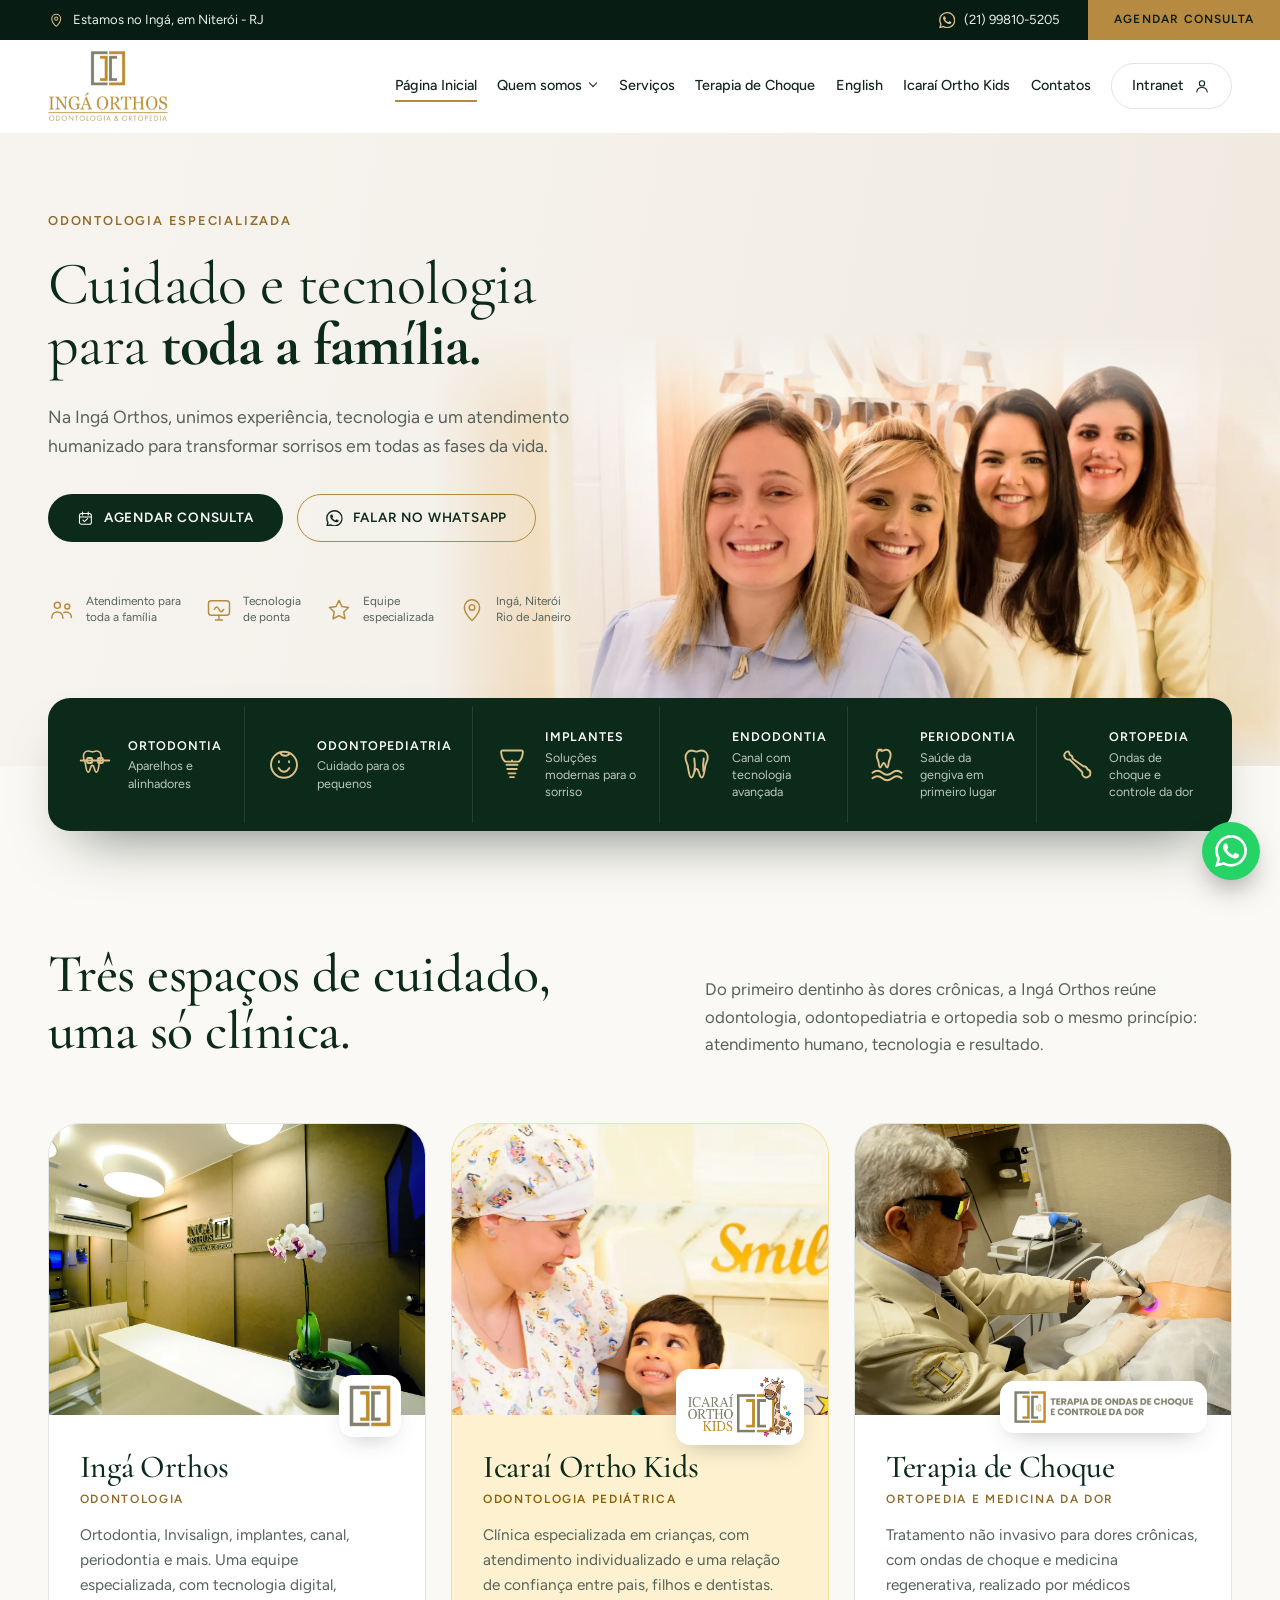
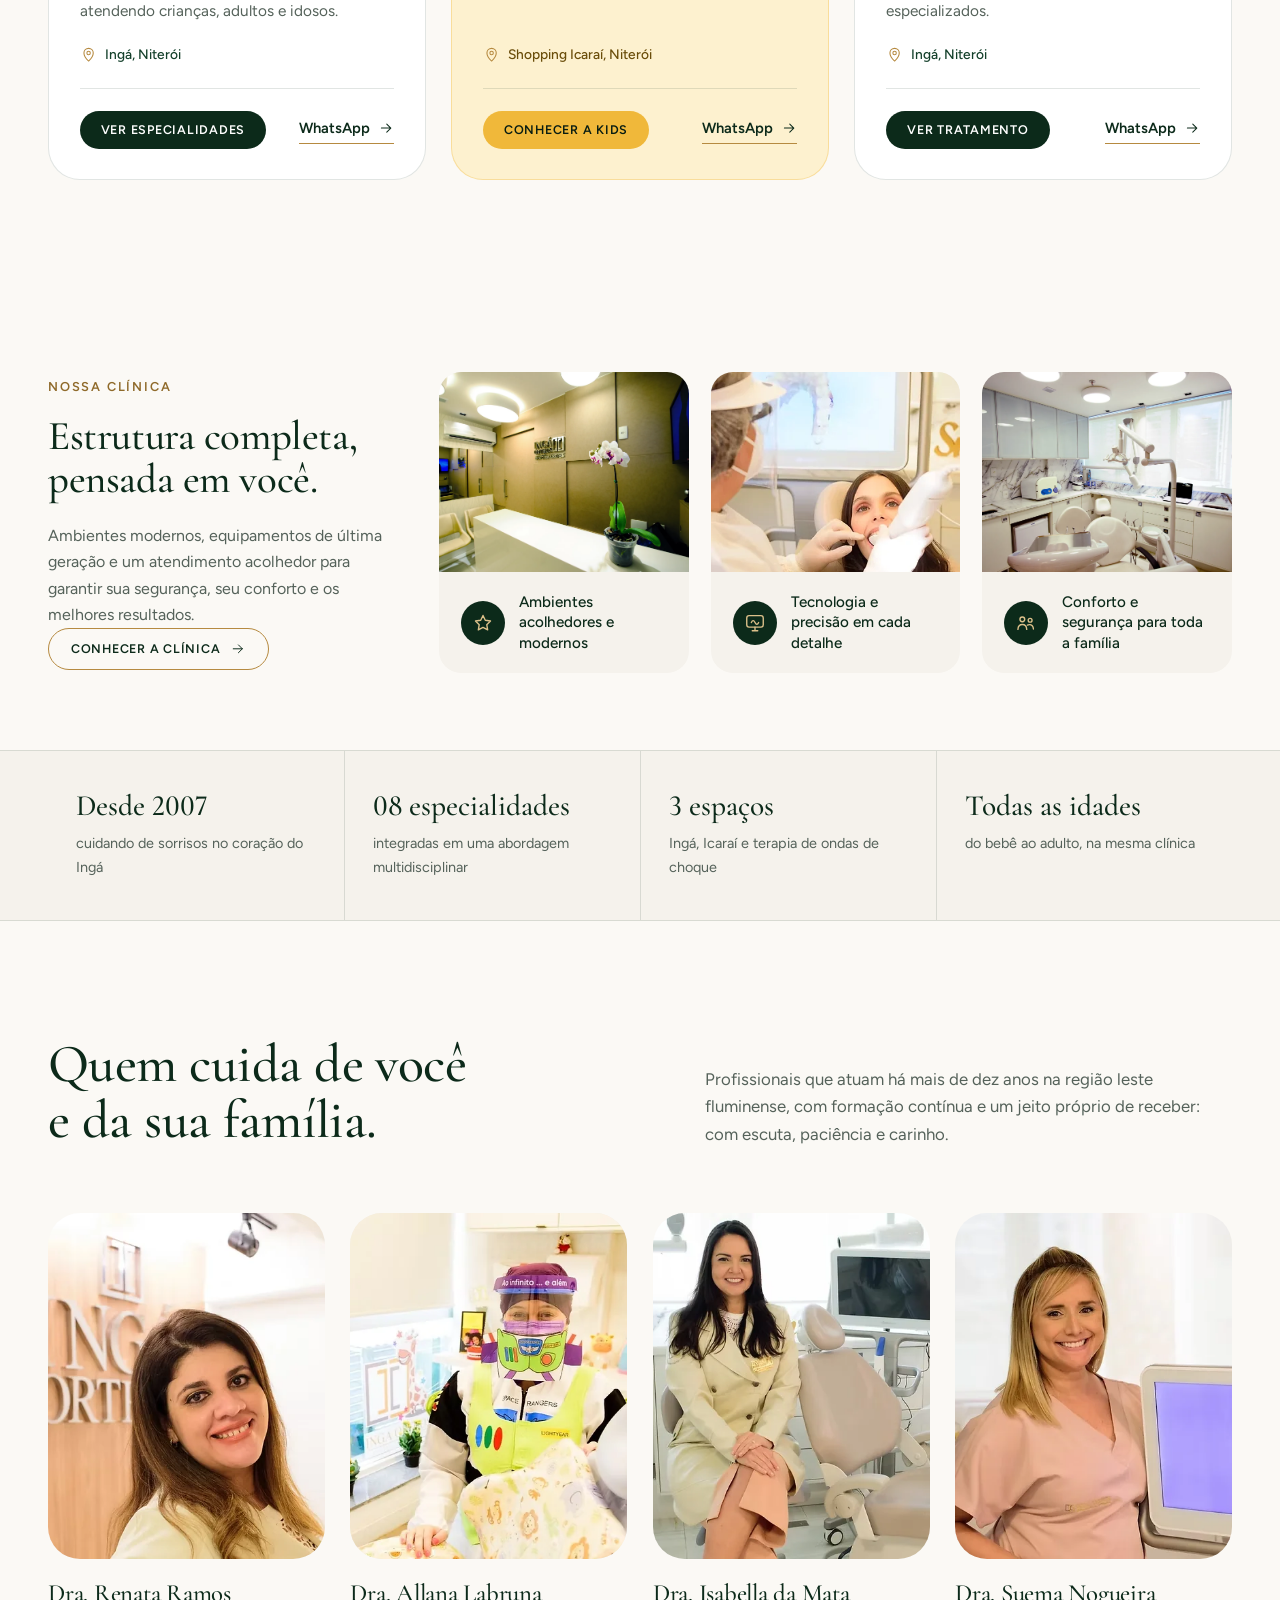
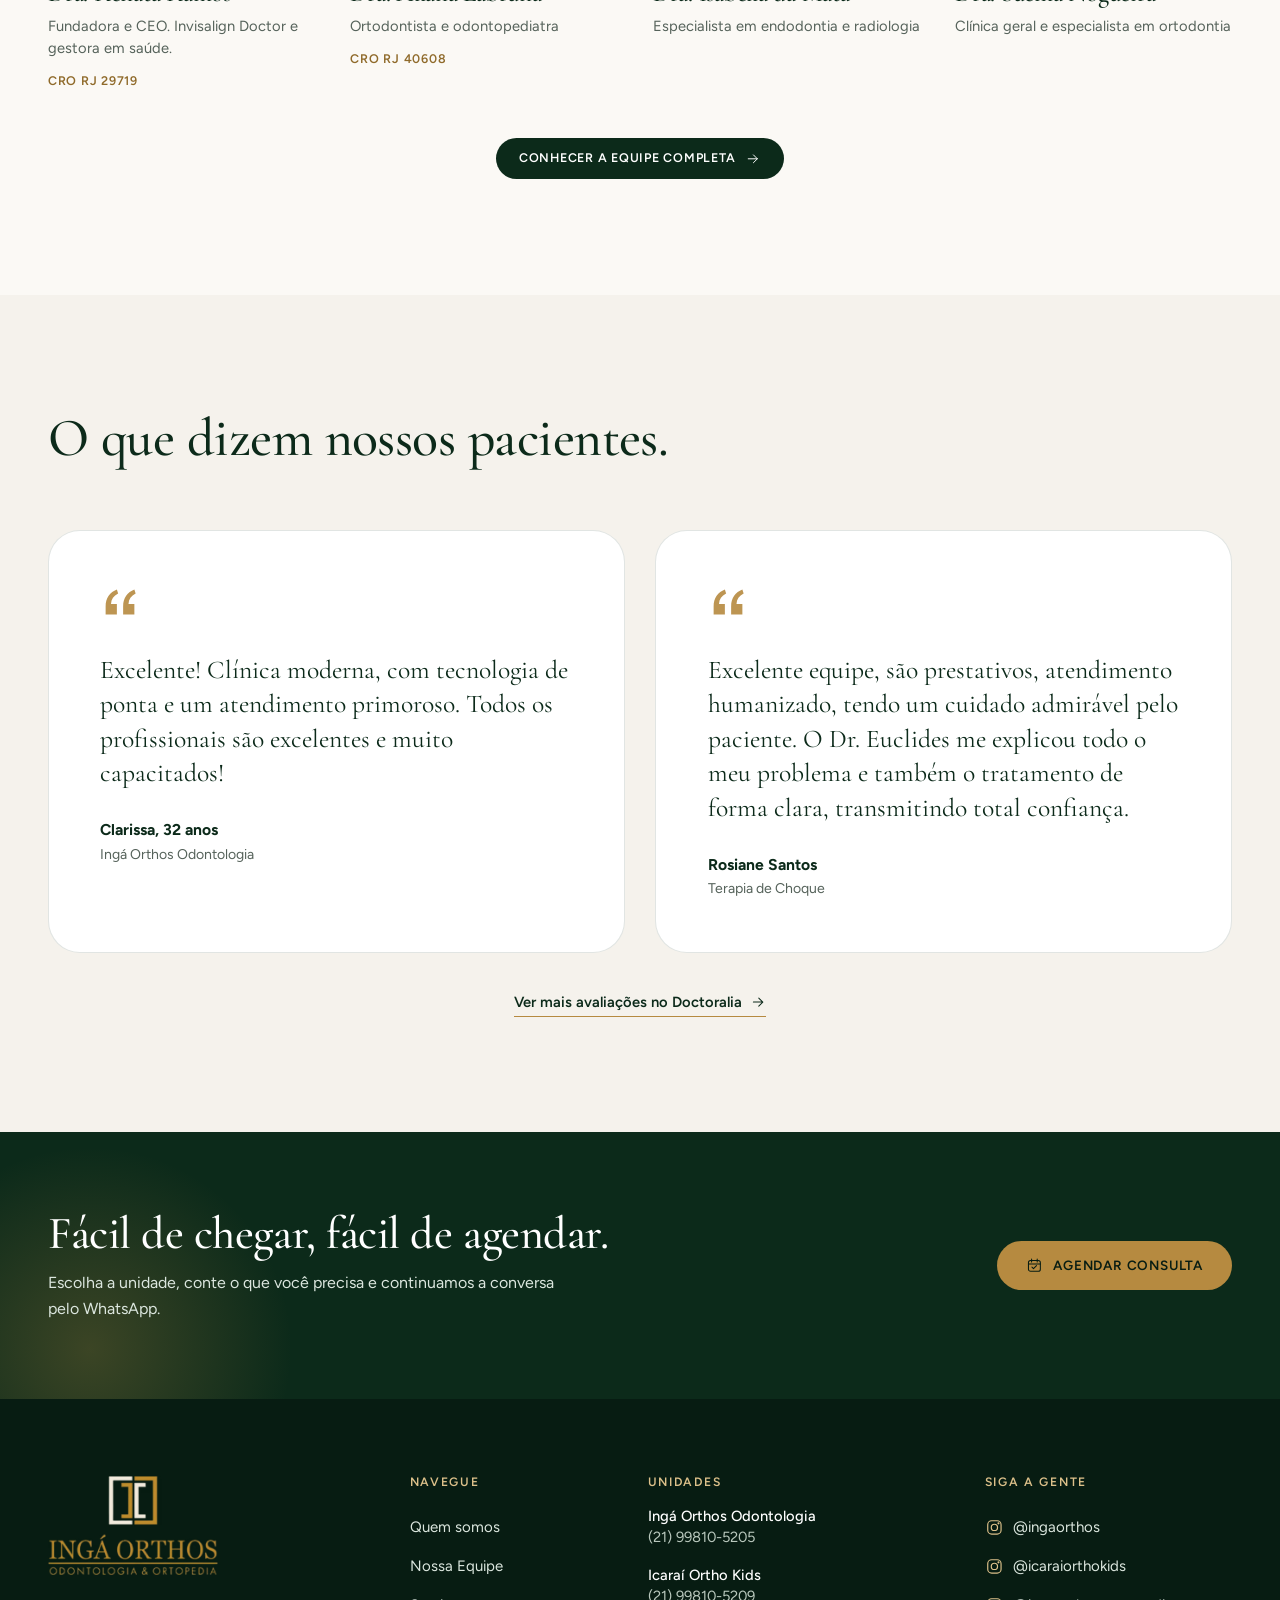
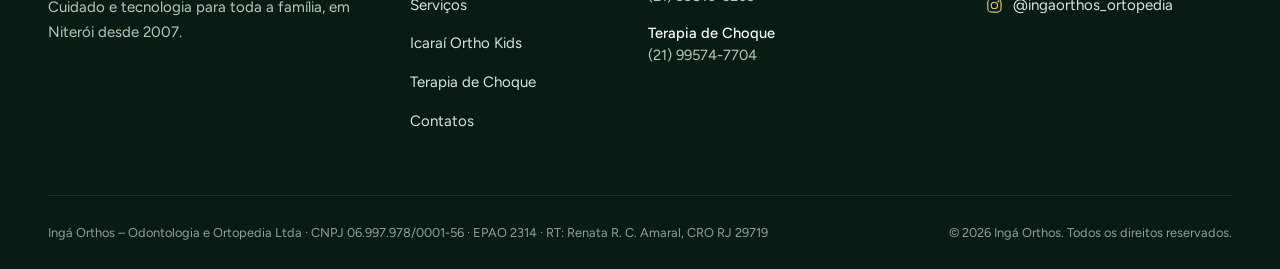
<file: index.html>
<!DOCTYPE html>
<html lang="en-US">
<head>
	<meta charset="UTF-8">
	<meta name="viewport" content="width=device-width, initial-scale=1">
	<meta name="description" content="Clínica de odontologia e ortopedia no Ingá, Niterói. Ortodontia, Invisalign, implantes, odontopediatria na Icaraí Ortho Kids e terapia de ondas de choque.">
	<meta name="theme-color" content="#0c2a1a">
	<title>Ingá Orthos &#8211; Odontologia, Icaraí Ortho Kids e Terapia de Choque em Niterói</title>
<meta name='robots' content='max-image-preview:large' />
<link rel='dns-prefetch' href='//fonts.googleapis.com' />
<link rel="icon" type="image/png" href="assets/img/favicon.png">
<link rel='stylesheet' id='io-fonts-css' href='https://fonts.googleapis.com/css2?family=Cormorant+Garamond:ital,wght@0,400;0,500;0,600;0,700;1,400;1,500&#038;family=Figtree:wght@400;500;600&#038;display=swap' media='all' />
<link rel='stylesheet' id='io-main-css' href='assets/css/main.css' media='all' />
<link rel='stylesheet' id='io-pages-css' href='assets/css/pages.css' media='all' />
</head>
<body class="home wp-singular page-template page-template-page-templates page-template-template-home page-template-page-templatestemplate-home-php page page-id-4 wp-embed-responsive wp-theme-inga-orthos unit-odonto">
<svg width="0" height="0" style="position:absolute" aria-hidden="true" focusable="false"><defs>
    <symbol id="i-calendar" viewBox="0 0 24 24"><rect x="3.5" y="5" width="17" height="15.5" rx="3"/><path d="M8 3v4M16 3v4M3.5 10h17"/><path d="M8.5 14.5l2.2 2.2 4.3-4.4"/></symbol>
    <symbol id="i-whatsapp" viewBox="0 0 24 24"><path fill="currentColor" stroke="none" d="M17.472 14.382c-.297-.149-1.758-.867-2.03-.967-.273-.099-.471-.148-.67.15-.197.297-.767.966-.94 1.164-.173.199-.347.223-.644.075-.297-.15-1.255-.463-2.39-1.475-.883-.788-1.48-1.761-1.653-2.059-.173-.297-.018-.458.13-.606.134-.133.298-.347.446-.52.149-.174.198-.298.298-.497.099-.198.05-.371-.025-.52-.075-.149-.669-1.612-.916-2.207-.242-.579-.487-.5-.669-.51-.173-.008-.371-.01-.57-.01-.198 0-.52.074-.792.372-.272.297-1.04 1.016-1.04 2.479 0 1.462 1.065 2.875 1.213 3.074.149.198 2.096 3.2 5.077 4.487.709.306 1.262.489 1.694.625.712.227 1.36.195 1.871.118.571-.085 1.758-.719 2.006-1.413.248-.694.248-1.289.173-1.413-.074-.124-.272-.198-.57-.347m-5.421 7.403h-.004a9.87 9.87 0 01-5.031-1.378l-.361-.214-3.741.982.998-3.648-.235-.374a9.86 9.86 0 01-1.51-5.26c.001-5.45 4.436-9.884 9.888-9.884 2.64 0 5.122 1.03 6.988 2.898a9.825 9.825 0 012.893 6.994c-.003 5.45-4.437 9.884-9.885 9.884m8.413-18.297A11.815 11.815 0 0012.05 0C5.495 0 .16 5.335.157 11.892c0 2.096.547 4.142 1.588 5.945L.057 24l6.305-1.654a11.882 11.882 0 005.683 1.448h.005c6.554 0 11.89-5.335 11.893-11.893a11.821 11.821 0 00-3.48-8.413Z"/></symbol>
    <symbol id="i-pin" viewBox="0 0 24 24"><path d="M12 21s-6.5-5.7-6.5-11.2a6.5 6.5 0 0 1 13 0C18.5 15.3 12 21 12 21z"/><circle cx="12" cy="9.8" r="2.4"/></symbol>
    <symbol id="i-family" viewBox="0 0 24 24"><circle cx="8" cy="8" r="2.6"/><circle cx="16.5" cy="9" r="2.1"/><path d="M3.2 19c.2-3.3 2.2-5.3 4.8-5.300s4.6 2 4.8 5.300M13.5 14.300c.9-.5 1.9-.7 3-.5 2.1.4 3.4 2.2 3.6 4.7"/></symbol>
    <symbol id="i-monitor" viewBox="0 0 24 24"><rect x="3" y="4" width="18" height="12.5" rx="2.5"/><path d="M9 20.500h6M12 16.500v4"/><path d="M8 11.500c1.3-2.7 2.6-2.7 4 0s2.7 2.7 4 0"/></symbol>
    <symbol id="i-star" viewBox="0 0 24 24"><path d="M12 3.800l2.5 5.2 5.7.8-4.1 4 1 5.700L12 16.800l-5.1 2.7 1-5.7-4.1-4 5.7-.8z"/></symbol>
    <symbol id="i-tooth" viewBox="0 0 24 24"><path d="M7.5 3.500C5 3.5 3.5 5.5 3.5 8c0 2 .9 3.1 1.4 5.1.5 2.3.7 7.4 2.3 7.4 1.4 0 1.5-3.8 2.5-5 .5-.6 1-.6 1.5 0 1 1.2 1.1 5 2.5 5 1.6 0 1.8-5.1 2.3-7.4.5-2 1.5-3.1 1.5-5.1 0-2.5-1.5-4.5-4-4.5-1.4 0-2.1.7-3.1.7s-1.7-.7-3-.7z"/></symbol>
    <symbol id="i-braces" viewBox="0 0 24 24"><path d="M7 3.500C4.8 3.5 3.5 5.3 3.5 7.500c0 1.8.8 2.8 1.3 4.6.5 2.1.7 6.9 2.2 6.9 1.3 0 1.4-3.5 2.3-4.6.5-.5.9-.5 1.4 0 .9 1.1 1 4.6 2.3 4.6 1.5 0 1.7-4.8 2.2-6.9.5-1.8 1.3-2.8 1.3-4.6 0-2.2-1.3-4-3.5-4-1.2 0-1.9.6-2.8.6S8.2 3.5 7 3.500z" transform="translate(1.7 .8) scale(.86)"/><path d="M3 9.800h18"/><rect x="7" y="8.2" width="3.2" height="3.2" rx=".8"/><rect x="13.8" y="8.2" width="3.2" height="3.2" rx=".8"/></symbol>
    <symbol id="i-child" viewBox="0 0 24 24"><circle cx="12" cy="12.5" r="8.2"/><path d="M8.8 10.300v.6M15.2 10.300v.6M8.6 14.500c1 1.7 2.1 2.4 3.4 2.400s2.4-.7 3.4-2.4"/><path d="M9.5 4.700c.6 1.5 1.8 2.2 3.5 2.1 1.1-.1 2-.6 2.7-1.5"/></symbol>
    <symbol id="i-implant" viewBox="0 0 24 24"><path d="M6 3.500h12c.6 0 1 .5.9 1.1-.4 3-1.4 5-2.6 5.900H7.700C6.5 9.6 5.5 7.6 5.1 4.6 5 4 5.4 3.5 6 3.500z"/><path d="M8.5 12.500h7M9 15.200h6M9.8 17.900h4.400M10.8 20.300h2.400M12 9.800v0"/></symbol>
    <symbol id="i-canal" viewBox="0 0 24 24"><path d="M7.5 3.500C5 3.5 3.5 5.5 3.5 8c0 2 .9 3.1 1.4 5.1.5 2.3.7 7.4 2.3 7.4 1.4 0 1.5-3.8 2.5-5 .5-.6 1-.6 1.5 0 1 1.2 1.1 5 2.5 5 1.6 0 1.8-5.1 2.3-7.4.5-2 1.5-3.1 1.5-5.1 0-2.5-1.5-4.5-4-4.5-1.4 0-2.1.7-3.1.7s-1.7-.7-3-.7z"/><path d="M9 8.500c.4 2.5.6 5 .2 8M15 8.500c-.4 2.5-.6 5-.2 8"/></symbol>
    <symbol id="i-gum" viewBox="0 0 24 24"><path d="M6.5 3.500C4.5 3.5 3.5 5.2 3.5 7.200c0 1.5.7 2.4 1.1 3.9.3 1.2.4 3.6 1 3.6 1 0 1-1.8 1.8-2.5.3-.3.7-.3 1 0 .8.7.8 2.5 1.8 2.5.6 0 .7-2.4 1-3.6.4-1.5 1.1-2.4 1.1-3.9 0-2-1-3.7-3-3.7-1 0-1.6.6-2.4.6s-1.4-.6-2.4-.6z" transform="translate(2 -.5)"/><path d="M2.8 17.500c2.2-1.8 4.1-1.8 6.2 0s4 1.8 6.2 0 4-1.8 6 0"/><path d="M2.8 21c2.2-1.8 4.1-1.8 6.2 0s4 1.8 6.2 0 4-1.8 6 0"/></symbol>
    <symbol id="i-bone" viewBox="0 0 24 24"><path d="M6.2 3.800a2.6 2.6 0 0 0-2.5 3.3 2.6 2.6 0 0 0 3.2 1.800l8.1 8.100a2.6 2.6 0 0 0 1.8 3.2 2.6 2.6 0 0 0 3.3-2.5 2.6 2.6 0 0 0-1.9-2.6 2.6 2.6 0 0 0-2.6-1.900L8.9 8.500a2.6 2.6 0 0 0-1.9-2.6 2.6 2.6 0 0 0-.8-2.100z" transform="translate(1 .2)"/></symbol>
    <symbol id="i-wave" viewBox="0 0 24 24"><path d="M4 12h2.500l2-5 3.5 10 2.5-7 1.5 2H20"/><path d="M4 20.500h16M4 3.500h16" opacity=".35"/></symbol>
    <symbol id="i-clock" viewBox="0 0 24 24"><circle cx="12" cy="12" r="8.5"/><path d="M12 7.500V12l3 2"/></symbol>
    <symbol id="i-phone" viewBox="0 0 24 24"><path d="M5 4h3.300l1.7 4.2-2 1.300a11 11 0 0 0 5.5 5.500l1.3-2L19.1 14.700V18a2 2 0 0 1-2.1 2C10 19.5 4.5 14 4 7A2 2 0 0 1 5 4z"/></symbol>
    <symbol id="i-mail" viewBox="0 0 24 24"><rect x="3" y="5" width="18" height="14" rx="3"/><path d="M3.5 7.500l8.5 6 8.5-6"/></symbol>
    <symbol id="i-instagram" viewBox="0 0 24 24"><rect x="3.5" y="3.5" width="17" height="17" rx="5"/><circle cx="12" cy="12" r="4"/><circle cx="17.2" cy="6.8" r=".6"/></symbol>
    <symbol id="i-arrow" viewBox="0 0 24 24"><path d="M5 12h14M13 6l6 6-6 6"/></symbol>
    <symbol id="i-chevron" viewBox="0 0 24 24"><path d="M6 9l6 6 6-6"/></symbol>
    <symbol id="i-quote" viewBox="0 0 32 32"><path d="M13.5 6C8 8.2 4.5 12.5 4.5 19.500V26h9v-8.500H8.800C9 13.7 10.9 11 14.5 9.200zM27.5 6C22 8.2 18.5 12.5 18.5 19.500V26h9v-8.500h-4.700c.2-3.8 2.1-6.5 5.7-8.300z"/></symbol>
    <symbol id="i-check" viewBox="0 0 24 24"><path d="M5 12.500l4.5 4.500L19 7.5"/></symbol>
    <symbol id="i-baby" viewBox="0 0 24 24"><circle cx="12" cy="12" r="8.5"/><path d="M12 3.500c-.6 1.2-.2 2.1 1 2.4"/><circle cx="9.3" cy="11.5" r=".5"/><circle cx="14.7" cy="11.5" r=".5"/><path d="M10 15c1.2.9 2.8.9 4 0"/></symbol>
    <symbol id="i-tongue" viewBox="0 0 24 24"><path d="M4 9.500c2.5 3 5 4.5 8 4.500s5.5-1.5 8-4.5"/><path d="M9 13.500c0 3.5 1.3 5.5 3 5.500s3-2 3-5.5"/><path d="M12 14v3.5"/></symbol>
  </defs></svg>

<a class="skip" href="#conteudo">Ir para o conteúdo</a>

<div class="topbar">
	<div class="wrap topbar__in">
		<p class="topbar__loc"><svg class="ic" aria-hidden="true" focusable="false"><use href="#i-pin"/></svg><span>Estamos no Ingá, em Niterói - RJ</span></p>
		<div class="topbar__right">
			<a class="topbar__wa" href="https://wa.me/5521998105205" target="_blank" rel="noopener"><svg class="ic" aria-hidden="true" focusable="false"><use href="#i-whatsapp"/></svg>(21) 99810-5205</a>
			<a class="topbar__cta" href="contatos/index.html?unidade=odonto#agendar">Agendar consulta</a>
		</div>
	</div>
</div>

<header class="header" id="topo">
	<div class="wrap header__in">
		<a class="brand" href="index.html" aria-label="Ingá Orthos, página inicial">
			<img src="assets/img/logo-original.png" loading="eager" alt="Ingá Orthos Odontologia">		</a>
		<nav class="nav" id="menu" aria-label="Principal">
			<ul id="menu-menu-principal" class="nav__list"><li id="menu-item-14" class="menu-item menu-item-type-post_type menu-item-object-page menu-item-home current-menu-item page_item page-item-4 current_page_item menu-item-14"><a href="index.html" aria-current="page">Página Inicial</a></li>
<li id="menu-item-15" class="menu-item menu-item-type-post_type menu-item-object-page menu-item-has-children menu-item-15"><a href="quem-somos/index.html">Quem somos</a>
<ul class="sub-menu">
	<li id="menu-item-16" class="menu-item menu-item-type-post_type menu-item-object-page menu-item-16"><a href="quem-somos/nossa-equipe/index.html">Nossa Equipe</a></li>
	<li id="menu-item-17" class="menu-item menu-item-type-post_type menu-item-object-page menu-item-17"><a href="quem-somos/instalacoes/index.html">Instalações</a></li>
</ul>
</li>
<li id="menu-item-18" class="menu-item menu-item-type-post_type menu-item-object-page menu-item-18"><a href="servicos/index.html">Serviços</a></li>
<li id="menu-item-19" class="menu-item menu-item-type-post_type menu-item-object-page menu-item-19"><a href="terapia-de-choque/index.html">Terapia de Choque</a></li>
<li id="menu-item-21" class="menu-item menu-item-type-post_type menu-item-object-page menu-item-21"><a href="english/index.html">English</a></li>
<li id="menu-item-22" class="menu-item menu-item-type-post_type menu-item-object-page menu-item-22"><a href="icarai-ortho-kids/index.html">Icaraí Ortho Kids</a></li>
<li id="menu-item-23" class="menu-item menu-item-type-post_type menu-item-object-page menu-item-23"><a href="contatos/index.html">Contatos</a></li>
</ul>			<a class="nav__intranet" href="https://app.simplesdental.com/simples/login" target="_blank" rel="noopener">
				Intranet
				<svg class="ic" viewBox="0 0 24 24" aria-hidden="true"><circle cx="12" cy="8.5" r="3.5"/><path d="M5 20c.5-4 3.3-6 7-6s6.500 2 7 6"/></svg>
			</a>
		</nav>
		<button class="burger" type="button" aria-expanded="false" aria-controls="menu" aria-label="Abrir menu"><span></span><span></span><span></span></button>
	</div>
</header>

<main id="conteudo">

<!-- Destaque -->
<section class="hero">
	<div class="hero__photo" aria-hidden="true">
		<img src="assets/img/hero-equipe.webp" loading="eager" alt="" fetchpriority="high">	</div>
	<div class="wrap hero__in">
		<div class="hero__copy">
			<p class="eyebrow">Odontologia especializada</p>
			<h1>Cuidado e tecnologia <span>para <strong>toda a família.</strong></span></h1>
			<p class="lead">Na Ingá Orthos, unimos experiência, tecnologia e um atendimento humanizado para transformar sorrisos em todas as fases da vida.</p>
			<div class="hero__actions">
				<a class="btn btn--dark" href="contatos/index.html?unidade=odonto#agendar"><svg class="ic" aria-hidden="true" focusable="false"><use href="#i-calendar"/></svg>Agendar consulta</a>
				<a class="btn btn--line" href="https://wa.me/5521998105205?text=Ol%C3%A1%21%20Gostaria%20de%20marcar%20uma%20consulta." target="_blank" rel="noopener"><svg class="ic" aria-hidden="true" focusable="false"><use href="#i-whatsapp"/></svg>Falar no WhatsApp</a>
			</div>
			<ul class="trust">
									<li><svg class="ic" aria-hidden="true" focusable="false"><use href="#i-family"/></svg><span>Atendimento para<br />
toda a família</span></li>
									<li><svg class="ic" aria-hidden="true" focusable="false"><use href="#i-monitor"/></svg><span>Tecnologia<br />
de ponta</span></li>
									<li><svg class="ic" aria-hidden="true" focusable="false"><use href="#i-star"/></svg><span>Equipe<br />
especializada</span></li>
									<li><svg class="ic" aria-hidden="true" focusable="false"><use href="#i-pin"/></svg><span>Ingá, Niterói<br />
Rio de Janeiro</span></li>
							</ul>
		</div>
	</div>
</section>

<!-- Barra de especialidades -->
<div class="wrap">
	<ul class="spec-bar" aria-label="Principais especialidades">
					<li><a href="servicos/index.html"><svg class="ic" aria-hidden="true" focusable="false"><use href="#i-braces"/></svg><span><b>Ortodontia</b>Aparelhos e alinhadores</span></a></li>
					<li><a href="icarai-ortho-kids/index.html"><svg class="ic" aria-hidden="true" focusable="false"><use href="#i-child"/></svg><span><b>Odontopediatria</b>Cuidado para os pequenos</span></a></li>
					<li><a href="servicos/index.html"><svg class="ic" aria-hidden="true" focusable="false"><use href="#i-implant"/></svg><span><b>Implantes</b>Soluções modernas para o sorriso</span></a></li>
					<li><a href="servicos/index.html"><svg class="ic" aria-hidden="true" focusable="false"><use href="#i-canal"/></svg><span><b>Endodontia</b>Canal com tecnologia avançada</span></a></li>
					<li><a href="servicos/index.html"><svg class="ic" aria-hidden="true" focusable="false"><use href="#i-gum"/></svg><span><b>Periodontia</b>Saúde da gengiva em primeiro lugar</span></a></li>
					<li><a href="terapia-de-choque/index.html"><svg class="ic" aria-hidden="true" focusable="false"><use href="#i-bone"/></svg><span><b>Ortopedia</b>Ondas de choque e controle da dor</span></a></li>
			</ul>
</div>

<!-- Três espaços -->
<section class="section" id="unidades">
	<div class="wrap">
		<header class="section__head section__head--split">
			<h2>Três espaços de cuidado,<br />
uma só clínica.</h2>
			<p>Do primeiro dentinho às dores crônicas, a Ingá Orthos reúne odontologia, odontopediatria e ortopedia sob o mesmo princípio: atendimento humano, tecnologia e resultado.</p>
		</header>
		<div class="units">
								<article class="unit unit--inga">
		<div class="unit__media"><img src="assets/img/clinica-recepcao.webp" loading="lazy" alt="Ingá Orthos"></div>
		<div class="unit__body">
			<img src="assets/img/logo-simbolo.png" loading="lazy" alt="" class="unit__logo unit__logo--mark">			<h3>Ingá Orthos<small>Odontologia</small></h3>
			<p>Ortodontia, Invisalign, implantes, canal, periodontia e mais. Uma equipe especializada, com tecnologia digital, atendendo crianças, adultos e idosos.</p>
			<p class="unit__where"><svg class="ic" aria-hidden="true" focusable="false"><use href="#i-pin"/></svg>Ingá, Niterói</p>
			<div class="unit__actions">
				<a class="btn btn--dark btn--sm" href="servicos/index.html">Ver especialidades</a>
				<a class="link" href="https://wa.me/5521998105205?text=Ol%C3%A1%21%20Gostaria%20de%20marcar%20uma%20consulta%20na%20Ing%C3%A1%20Orthos%20Odontologia." target="_blank" rel="noopener">WhatsApp<svg class="ic" aria-hidden="true" focusable="false"><use href="#i-arrow"/></svg></a>
			</div>
		</div>
	</article>
									<article class="unit unit--kids">
		<div class="unit__media"><img src="assets/img/allana-crianca.webp" loading="lazy" alt="Icaraí Ortho Kids"></div>
		<div class="unit__body">
			<img src="assets/img/logo-kids.png" loading="lazy" alt="Icaraí Ortho Kids" class="unit__logo">			<h3>Icaraí Ortho Kids<small>Odontologia pediátrica</small></h3>
			<p>Clínica especializada em crianças, com atendimento individualizado e uma relação de confiança entre pais, filhos e dentistas.</p>
			<p class="unit__where"><svg class="ic" aria-hidden="true" focusable="false"><use href="#i-pin"/></svg>Shopping Icaraí, Niterói</p>
			<div class="unit__actions">
				<a class="btn btn--sun btn--sm" href="icarai-ortho-kids/index.html">Conhecer a Kids</a>
				<a class="link" href="https://wa.me/5521998105209?text=Ol%C3%A1%21%20Gostaria%20de%20marcar%20uma%20consulta%20na%20Icara%C3%AD%20Ortho%20Kids." target="_blank" rel="noopener">WhatsApp<svg class="ic" aria-hidden="true" focusable="false"><use href="#i-arrow"/></svg></a>
			</div>
		</div>
	</article>
									<article class="unit unit--choque">
		<div class="unit__media"><img src="assets/img/orto-terapia.webp" loading="lazy" alt="Terapia de Choque"></div>
		<div class="unit__body">
			<img src="assets/img/logo-terapia.png" loading="lazy" alt="Terapia de Choque" class="unit__logo unit__logo--wide">			<h3>Terapia de Choque<small>Ortopedia e medicina da dor</small></h3>
			<p>Tratamento não invasivo para dores crônicas, com ondas de choque e medicina regenerativa, realizado por médicos especializados.</p>
			<p class="unit__where"><svg class="ic" aria-hidden="true" focusable="false"><use href="#i-pin"/></svg>Ingá, Niterói</p>
			<div class="unit__actions">
				<a class="btn btn--dark btn--sm" href="terapia-de-choque/index.html">Ver tratamento</a>
				<a class="link" href="https://wa.me/5521995747704?text=Ol%C3%A1%21%20Gostaria%20de%20marcar%20uma%20consulta%20na%20Terapia%20de%20Choque." target="_blank" rel="noopener">WhatsApp<svg class="ic" aria-hidden="true" focusable="false"><use href="#i-arrow"/></svg></a>
			</div>
		</div>
	</article>
						</div>
	</div>
</section>

<!-- Estrutura -->
<section class="section section--tight" id="clinica">
	<div class="wrap">
		<div class="estrutura">
			<div class="estrutura__intro">
				<p class="eyebrow">Nossa clínica</p>
				<h2>Estrutura completa, pensada em você.</h2>
				<p>Ambientes modernos, equipamentos de última geração e um atendimento acolhedor para garantir sua segurança, seu conforto e os melhores resultados.</p>
				<a class="btn btn--line btn--sm estrutura__btn" href="quem-somos/instalacoes/index.html">Conhecer a clínica<svg class="ic" aria-hidden="true" focusable="false"><use href="#i-arrow"/></svg></a>
			</div>
			<div class="estrutura__grid">
									<figure class="card-photo">
						<img src="assets/img/clinica-recepcao.webp" loading="lazy" alt="Ambientes acolhedores e modernos">						<figcaption><span class="ico-round"><svg class="ic" aria-hidden="true" focusable="false"><use href="#i-star"/></svg></span>Ambientes acolhedores e modernos</figcaption>
					</figure>
									<figure class="card-photo">
						<img src="assets/img/scanner.webp" loading="lazy" alt="Tecnologia e precisão em cada detalhe">						<figcaption><span class="ico-round"><svg class="ic" aria-hidden="true" focusable="false"><use href="#i-monitor"/></svg></span>Tecnologia e precisão em cada detalhe</figcaption>
					</figure>
									<figure class="card-photo">
						<img src="assets/img/clinica-sala.webp" loading="lazy" alt="Conforto e segurança para toda a família">						<figcaption><span class="ico-round"><svg class="ic" aria-hidden="true" focusable="false"><use href="#i-family"/></svg></span>Conforto e segurança para toda a família</figcaption>
					</figure>
							</div>
		</div>
	</div>
</section>

<!-- Números -->
<section class="facts" aria-label="Ingá Orthos em números">
	<div class="wrap facts__in">
					<div><strong>Desde 2007</strong><span>cuidando de sorrisos no coração do Ingá</span></div>
					<div><strong>08 especialidades</strong><span>integradas em uma abordagem multidisciplinar</span></div>
					<div><strong>3 espaços</strong><span>Ingá, Icaraí e terapia de ondas de choque</span></div>
					<div><strong>Todas as idades</strong><span>do bebê ao adulto, na mesma clínica</span></div>
			</div>
</section>

<!-- Equipe (prévia) -->
<section class="section" id="equipe">
	<div class="wrap">
		<header class="section__head section__head--split">
			<h2>Quem cuida de você e da sua família.</h2>
			<p>Profissionais que atuam há mais de dez anos na região leste fluminense, com formação contínua e um jeito próprio de receber: com escuta, paciência e carinho.</p>
		</header>
		<div class="team">
				<article class="doc">
					<img src="assets/img/dr-renata.webp" loading="lazy" alt="Dra. Renata Ramos">				<h3>Dra. Renata Ramos</h3>
					<p>Fundadora e CEO. Invisalign Doctor e gestora em saúde.</p>
									<span>CRO RJ 29719</span>
			</article>
		<article class="doc">
					<img src="assets/img/dr-allana.webp" loading="lazy" alt="Dra. Allana Labruna">				<h3>Dra. Allana Labruna</h3>
					<p>Ortodontista e odontopediatra</p>
									<span>CRO RJ 40608</span>
			</article>
		<article class="doc">
					<img src="assets/img/dr-isabella.webp" loading="lazy" alt="Dra. Isabella da Mata">				<h3>Dra. Isabella da Mata</h3>
					<p>Especialista em endodontia e radiologia</p>
							</article>
		<article class="doc">
					<img src="assets/img/dr-suema.webp" loading="lazy" alt="Dra. Suema Nogueira">				<h3>Dra. Suema Nogueira</h3>
					<p>Clínica geral e especialista em ortodontia</p>
							</article>
			</div>
		<p class="team__more team__more--center"><a class="btn btn--dark btn--sm" href="quem-somos/nossa-equipe/index.html">Conhecer a equipe completa<svg class="ic" aria-hidden="true" focusable="false"><use href="#i-arrow"/></svg></a></p>
	</div>
</section>

<!-- Depoimentos -->
<section class="section section--cream" id="depoimentos">
	<div class="wrap">
		<header class="section__head">
			<h2>O que dizem nossos pacientes.</h2>
		</header>
			<div class="quotes">
					<figure class="quote">
				<svg class="quote__mark" aria-hidden="true" focusable="false"><use href="#i-quote"/></svg>				<blockquote>Excelente! Clínica moderna, com tecnologia de ponta e um atendimento primoroso. Todos os profissionais são excelentes e muito capacitados!</blockquote>
				<figcaption>
					<b>Clarissa, 32 anos</b>
					Ingá Orthos Odontologia				</figcaption>
			</figure>
					<figure class="quote">
				<svg class="quote__mark" aria-hidden="true" focusable="false"><use href="#i-quote"/></svg>				<blockquote>Excelente equipe, são prestativos, atendimento humanizado, tendo um cuidado admirável pelo paciente. O Dr. Euclides me explicou todo o meu problema e também o tratamento de forma clara, transmitindo total confiança.</blockquote>
				<figcaption>
					<b>Rosiane Santos</b>
					Terapia de Choque				</figcaption>
			</figure>
			</div>
						<p class="quotes__more"><a class="link" href="https://www.doctoralia.com.br/clinicas/inga-orthos-medicina-e-odontologia-premium" target="_blank" rel="noopener">Ver mais avaliações no Doctoralia<svg class="ic" aria-hidden="true" focusable="false"><use href="#i-arrow"/></svg></a></p>
			</div>
</section>

	<section class="cta-band">
		<div class="wrap cta-band__in">
			<div>
				<h2>Fácil de chegar, fácil de agendar.</h2>
				<p>Escolha a unidade, conte o que você precisa e continuamos a conversa pelo WhatsApp.</p>
			</div>
			<a class="btn btn--gold" href="contatos/index.html?unidade=odonto#agendar"><svg class="ic" aria-hidden="true" focusable="false"><use href="#i-calendar"/></svg>Agendar consulta</a>
		</div>
	</section>
	
</main>

<footer class="footer">
	<div class="wrap footer__in">
		<div class="footer__brand">
			<img src="assets/img/logo-original-claro.png" loading="lazy" alt="Ingá Orthos, odontologia e ortopedia">			<p>Cuidado e tecnologia para toda a família, em Niterói desde 2007.</p>
		</div>

		<nav class="footer__nav" aria-label="Rodapé">
			<h4>Navegue</h4>
			<ul id="menu-menu-do-rodape" class="footer__list"><li id="menu-item-24" class="menu-item menu-item-type-post_type menu-item-object-page menu-item-24"><a href="quem-somos/index.html">Quem somos</a></li>
<li id="menu-item-25" class="menu-item menu-item-type-post_type menu-item-object-page menu-item-25"><a href="quem-somos/nossa-equipe/index.html">Nossa Equipe</a></li>
<li id="menu-item-26" class="menu-item menu-item-type-post_type menu-item-object-page menu-item-26"><a href="servicos/index.html">Serviços</a></li>
<li id="menu-item-27" class="menu-item menu-item-type-post_type menu-item-object-page menu-item-27"><a href="icarai-ortho-kids/index.html">Icaraí Ortho Kids</a></li>
<li id="menu-item-28" class="menu-item menu-item-type-post_type menu-item-object-page menu-item-28"><a href="terapia-de-choque/index.html">Terapia de Choque</a></li>
<li id="menu-item-30" class="menu-item menu-item-type-post_type menu-item-object-page menu-item-30"><a href="contatos/index.html">Contatos</a></li>
</ul>		</nav>

		<div class="footer__units">
			<h4>Unidades</h4>
											<p>
					<b>Ingá Orthos Odontologia</b>
					<a href="https://wa.me/5521998105205" target="_blank" rel="noopener">(21) 99810-5205</a>
				</p>
											<p>
					<b>Icaraí Ortho Kids</b>
					<a href="https://wa.me/5521998105209" target="_blank" rel="noopener">(21) 99810-5209</a>
				</p>
											<p>
					<b>Terapia de Choque</b>
					<a href="https://wa.me/5521995747704" target="_blank" rel="noopener">(21) 99574-7704</a>
				</p>
					</div>

		<div class="footer__social">
			<h4>Siga a gente</h4>
																<a href="https://www.instagram.com/ingaorthos/" target="_blank" rel="noopener"><svg class="ic" aria-hidden="true" focusable="false"><use href="#i-instagram"/></svg>@ingaorthos</a>
																				<a href="https://www.instagram.com/icaraiorthokids" target="_blank" rel="noopener"><svg class="ic" aria-hidden="true" focusable="false"><use href="#i-instagram"/></svg>@icaraiorthokids</a>
																				<a href="https://www.instagram.com/ingaorthos_ortopedia" target="_blank" rel="noopener"><svg class="ic" aria-hidden="true" focusable="false"><use href="#i-instagram"/></svg>@ingaorthos_ortopedia</a>
									</div>
	</div>
	<div class="wrap">
		<div class="footer__legal">
			<p>Ingá Orthos – Odontologia e Ortopedia Ltda · CNPJ 06.997.978/0001-56 · EPAO 2314 · RT: Renata R. C. Amaral, CRO RJ 29719</p>
			<p>© 2026 Ingá Orthos. Todos os direitos reservados.</p>
		</div>
	</div>
</footer>

<a class="wa-float" href="https://wa.me/5521998105205?text=Ol%C3%A1%21%20Gostaria%20de%20marcar%20uma%20consulta." target="_blank" rel="noopener" aria-label="Falar no WhatsApp"><svg class="ic" aria-hidden="true" focusable="false"><use href="#i-whatsapp"/></svg></a>

<script id="io-main-js" src="assets/js/main.js"></script>
</body>
</html>
</file>
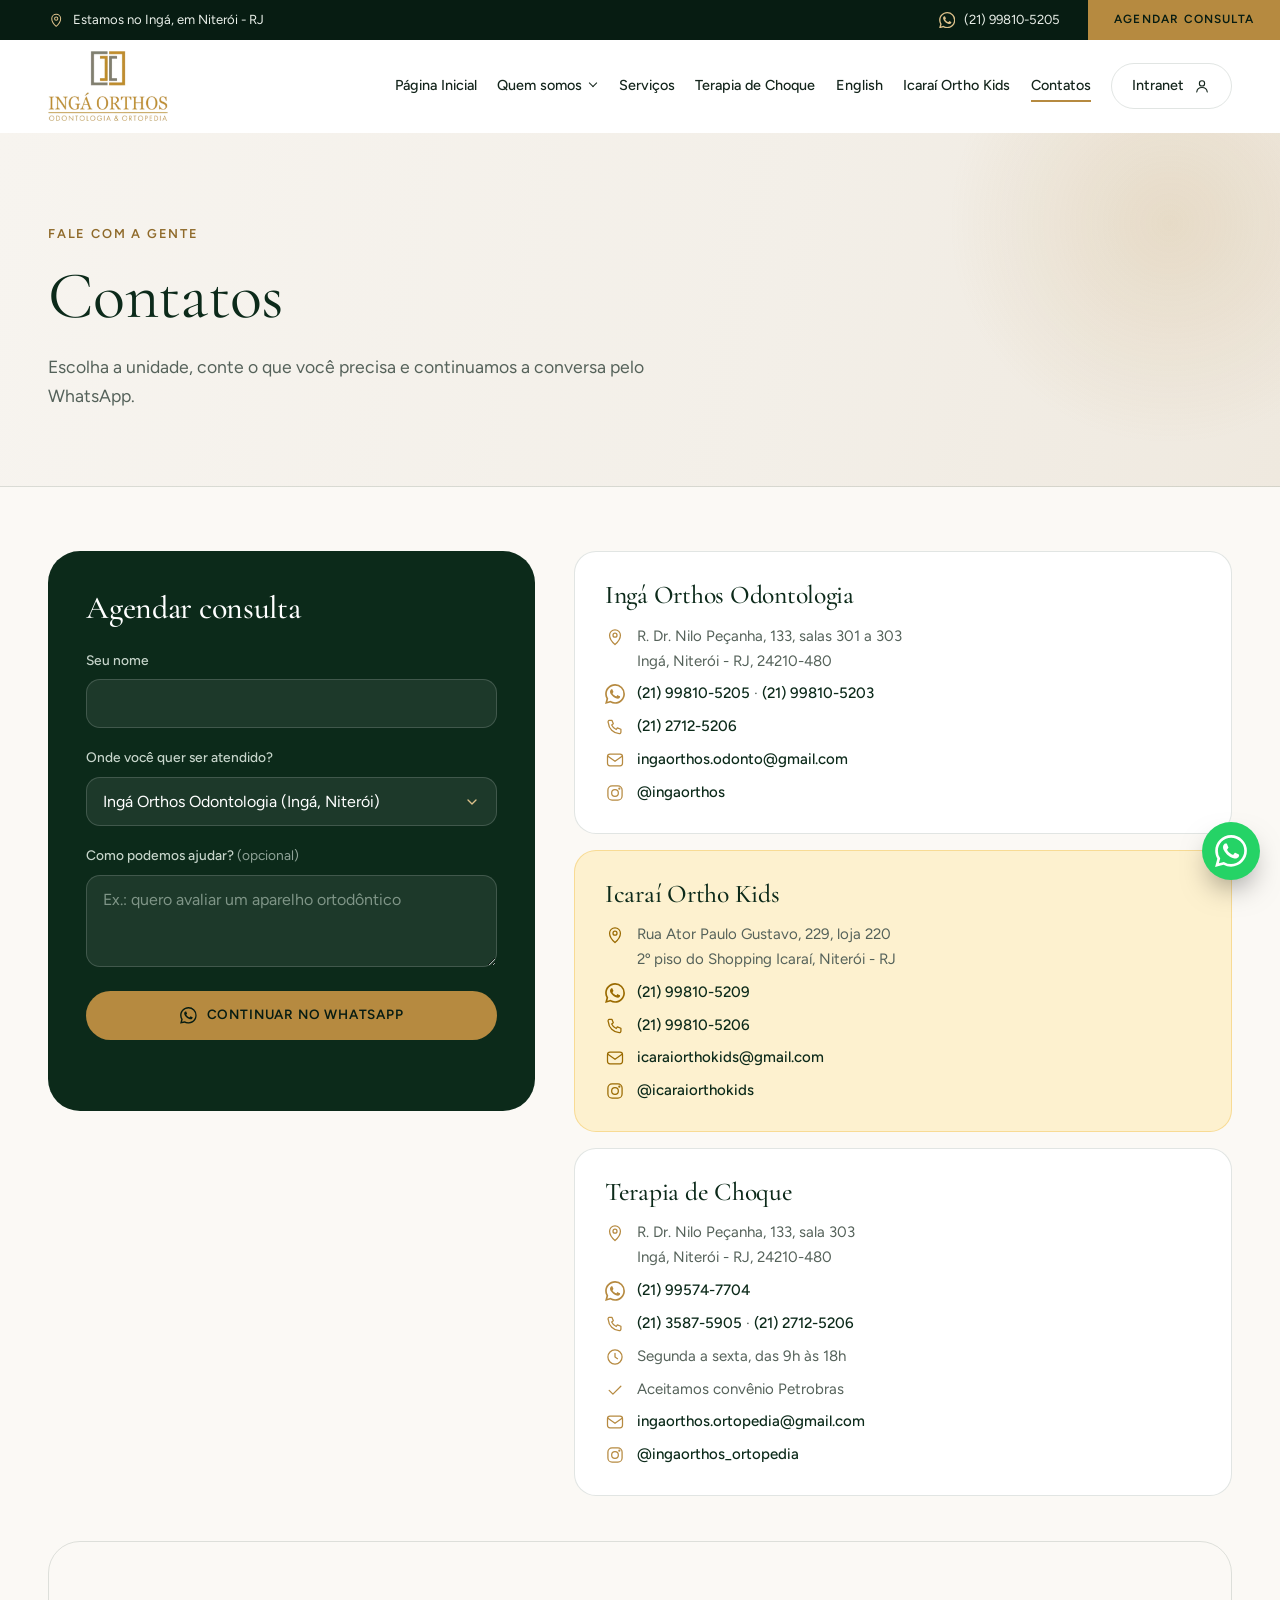
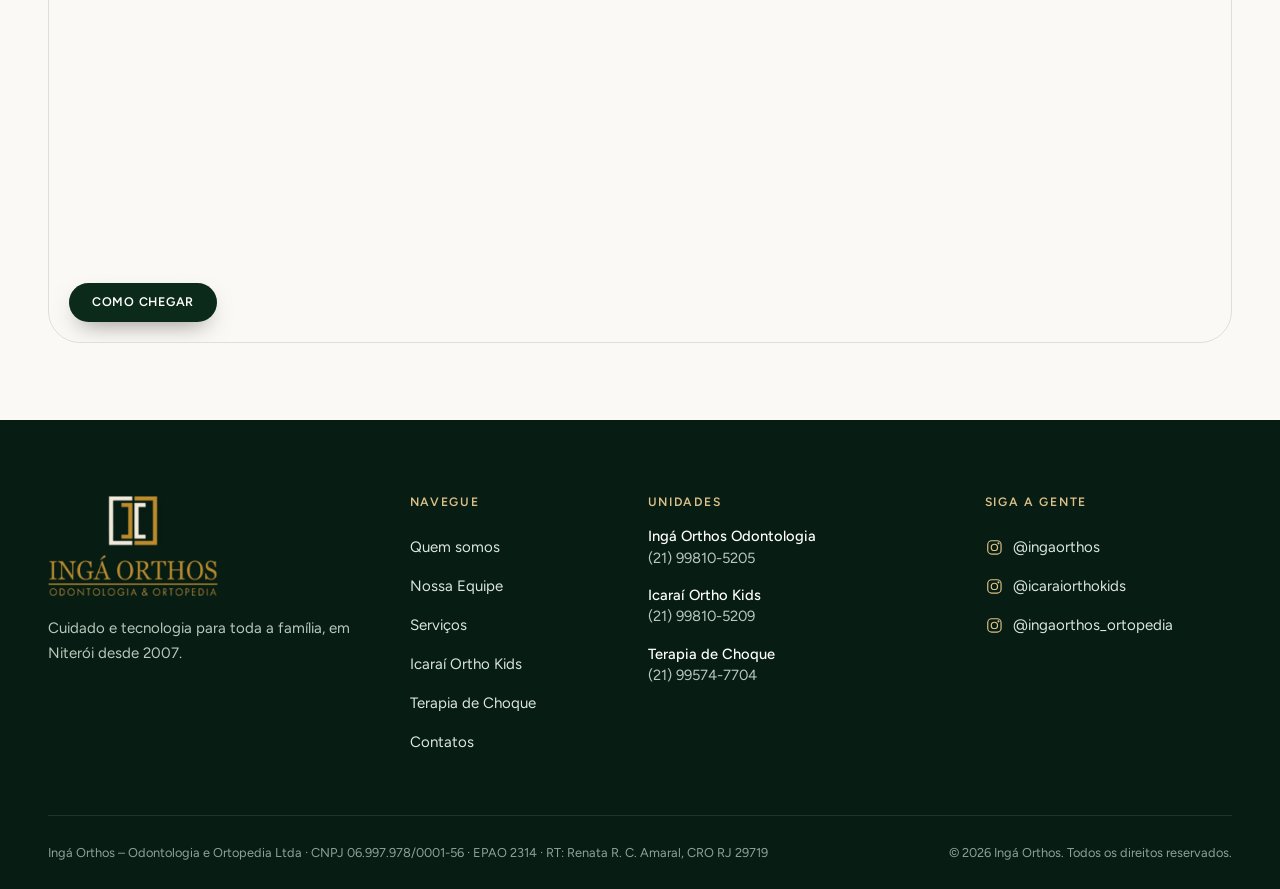
<file: contatos/index.html>
<!DOCTYPE html>
<html lang="en-US">
<head>
	<meta charset="UTF-8">
	<meta name="viewport" content="width=device-width, initial-scale=1">
	<meta name="description" content="Clínica de odontologia e ortopedia no Ingá, Niterói. Ortodontia, Invisalign, implantes, odontopediatria na Icaraí Ortho Kids e terapia de ondas de choque.">
	<meta name="theme-color" content="#0c2a1a">
	<title>Contatos &#8211; Ingá Orthos</title>
<meta name='robots' content='max-image-preview:large' />
<link rel='dns-prefetch' href='//fonts.googleapis.com' />
<link rel="icon" type="image/png" href="../assets/img/favicon.png">
<link rel='stylesheet' id='io-fonts-css' href='https://fonts.googleapis.com/css2?family=Cormorant+Garamond:ital,wght@0,400;0,500;0,600;0,700;1,400;1,500&#038;family=Figtree:wght@400;500;600&#038;display=swap' media='all' />
<link rel='stylesheet' id='io-main-css' href='../assets/css/main.css' media='all' />
<link rel='stylesheet' id='io-pages-css' href='../assets/css/pages.css' media='all' />
</head>
<body class="wp-singular page-template page-template-page-templates page-template-template-contato page-template-page-templatestemplate-contato-php page page-id-13 wp-embed-responsive wp-theme-inga-orthos unit-odonto">
<svg width="0" height="0" style="position:absolute" aria-hidden="true" focusable="false"><defs>
    <symbol id="i-calendar" viewBox="0 0 24 24"><rect x="3.5" y="5" width="17" height="15.5" rx="3"/><path d="M8 3v4M16 3v4M3.5 10h17"/><path d="M8.5 14.5l2.2 2.2 4.3-4.4"/></symbol>
    <symbol id="i-whatsapp" viewBox="0 0 24 24"><path fill="currentColor" stroke="none" d="M17.472 14.382c-.297-.149-1.758-.867-2.03-.967-.273-.099-.471-.148-.67.15-.197.297-.767.966-.94 1.164-.173.199-.347.223-.644.075-.297-.15-1.255-.463-2.39-1.475-.883-.788-1.48-1.761-1.653-2.059-.173-.297-.018-.458.13-.606.134-.133.298-.347.446-.52.149-.174.198-.298.298-.497.099-.198.05-.371-.025-.52-.075-.149-.669-1.612-.916-2.207-.242-.579-.487-.5-.669-.51-.173-.008-.371-.01-.57-.01-.198 0-.52.074-.792.372-.272.297-1.04 1.016-1.04 2.479 0 1.462 1.065 2.875 1.213 3.074.149.198 2.096 3.2 5.077 4.487.709.306 1.262.489 1.694.625.712.227 1.36.195 1.871.118.571-.085 1.758-.719 2.006-1.413.248-.694.248-1.289.173-1.413-.074-.124-.272-.198-.57-.347m-5.421 7.403h-.004a9.87 9.87 0 01-5.031-1.378l-.361-.214-3.741.982.998-3.648-.235-.374a9.86 9.86 0 01-1.51-5.26c.001-5.45 4.436-9.884 9.888-9.884 2.64 0 5.122 1.03 6.988 2.898a9.825 9.825 0 012.893 6.994c-.003 5.45-4.437 9.884-9.885 9.884m8.413-18.297A11.815 11.815 0 0012.05 0C5.495 0 .16 5.335.157 11.892c0 2.096.547 4.142 1.588 5.945L.057 24l6.305-1.654a11.882 11.882 0 005.683 1.448h.005c6.554 0 11.89-5.335 11.893-11.893a11.821 11.821 0 00-3.48-8.413Z"/></symbol>
    <symbol id="i-pin" viewBox="0 0 24 24"><path d="M12 21s-6.5-5.7-6.5-11.2a6.5 6.5 0 0 1 13 0C18.5 15.3 12 21 12 21z"/><circle cx="12" cy="9.8" r="2.4"/></symbol>
    <symbol id="i-family" viewBox="0 0 24 24"><circle cx="8" cy="8" r="2.6"/><circle cx="16.5" cy="9" r="2.1"/><path d="M3.2 19c.2-3.3 2.2-5.3 4.8-5.300s4.6 2 4.8 5.300M13.5 14.300c.9-.5 1.9-.7 3-.5 2.1.4 3.4 2.2 3.6 4.7"/></symbol>
    <symbol id="i-monitor" viewBox="0 0 24 24"><rect x="3" y="4" width="18" height="12.5" rx="2.5"/><path d="M9 20.500h6M12 16.500v4"/><path d="M8 11.500c1.3-2.7 2.6-2.7 4 0s2.7 2.7 4 0"/></symbol>
    <symbol id="i-star" viewBox="0 0 24 24"><path d="M12 3.800l2.5 5.2 5.7.8-4.1 4 1 5.700L12 16.800l-5.1 2.7 1-5.7-4.1-4 5.7-.8z"/></symbol>
    <symbol id="i-tooth" viewBox="0 0 24 24"><path d="M7.5 3.500C5 3.5 3.5 5.5 3.5 8c0 2 .9 3.1 1.4 5.1.5 2.3.7 7.4 2.3 7.4 1.4 0 1.5-3.8 2.5-5 .5-.6 1-.6 1.5 0 1 1.2 1.1 5 2.5 5 1.6 0 1.8-5.1 2.3-7.4.5-2 1.5-3.1 1.5-5.1 0-2.5-1.5-4.5-4-4.5-1.4 0-2.1.7-3.1.7s-1.7-.7-3-.7z"/></symbol>
    <symbol id="i-braces" viewBox="0 0 24 24"><path d="M7 3.500C4.8 3.5 3.5 5.3 3.5 7.500c0 1.8.8 2.8 1.3 4.6.5 2.1.7 6.9 2.2 6.9 1.3 0 1.4-3.5 2.3-4.6.5-.5.9-.5 1.4 0 .9 1.1 1 4.6 2.3 4.6 1.5 0 1.7-4.8 2.2-6.9.5-1.8 1.3-2.8 1.3-4.6 0-2.2-1.3-4-3.5-4-1.2 0-1.9.6-2.8.6S8.2 3.5 7 3.500z" transform="translate(1.7 .8) scale(.86)"/><path d="M3 9.800h18"/><rect x="7" y="8.2" width="3.2" height="3.2" rx=".8"/><rect x="13.8" y="8.2" width="3.2" height="3.2" rx=".8"/></symbol>
    <symbol id="i-child" viewBox="0 0 24 24"><circle cx="12" cy="12.5" r="8.2"/><path d="M8.8 10.300v.6M15.2 10.300v.6M8.6 14.500c1 1.7 2.1 2.4 3.4 2.400s2.4-.7 3.4-2.4"/><path d="M9.5 4.700c.6 1.5 1.8 2.2 3.5 2.1 1.1-.1 2-.6 2.7-1.5"/></symbol>
    <symbol id="i-implant" viewBox="0 0 24 24"><path d="M6 3.500h12c.6 0 1 .5.9 1.1-.4 3-1.4 5-2.6 5.900H7.700C6.5 9.6 5.5 7.6 5.1 4.6 5 4 5.4 3.5 6 3.500z"/><path d="M8.5 12.500h7M9 15.200h6M9.8 17.900h4.400M10.8 20.300h2.400M12 9.800v0"/></symbol>
    <symbol id="i-canal" viewBox="0 0 24 24"><path d="M7.5 3.500C5 3.5 3.5 5.5 3.5 8c0 2 .9 3.1 1.4 5.1.5 2.3.7 7.4 2.3 7.4 1.4 0 1.5-3.8 2.5-5 .5-.6 1-.6 1.5 0 1 1.2 1.1 5 2.5 5 1.6 0 1.8-5.1 2.3-7.4.5-2 1.5-3.1 1.5-5.1 0-2.5-1.5-4.5-4-4.5-1.4 0-2.1.7-3.1.7s-1.7-.7-3-.7z"/><path d="M9 8.500c.4 2.5.6 5 .2 8M15 8.500c-.4 2.5-.6 5-.2 8"/></symbol>
    <symbol id="i-gum" viewBox="0 0 24 24"><path d="M6.5 3.500C4.5 3.5 3.5 5.2 3.5 7.200c0 1.5.7 2.4 1.1 3.9.3 1.2.4 3.6 1 3.6 1 0 1-1.8 1.8-2.5.3-.3.7-.3 1 0 .8.7.8 2.5 1.8 2.5.6 0 .7-2.4 1-3.6.4-1.5 1.1-2.4 1.1-3.9 0-2-1-3.7-3-3.7-1 0-1.6.6-2.4.6s-1.4-.6-2.4-.6z" transform="translate(2 -.5)"/><path d="M2.8 17.500c2.2-1.8 4.1-1.8 6.2 0s4 1.8 6.2 0 4-1.8 6 0"/><path d="M2.8 21c2.2-1.8 4.1-1.8 6.2 0s4 1.8 6.2 0 4-1.8 6 0"/></symbol>
    <symbol id="i-bone" viewBox="0 0 24 24"><path d="M6.2 3.800a2.6 2.6 0 0 0-2.5 3.3 2.6 2.6 0 0 0 3.2 1.800l8.1 8.100a2.6 2.6 0 0 0 1.8 3.2 2.6 2.6 0 0 0 3.3-2.5 2.6 2.6 0 0 0-1.9-2.6 2.6 2.6 0 0 0-2.6-1.900L8.9 8.500a2.6 2.6 0 0 0-1.9-2.6 2.6 2.6 0 0 0-.8-2.100z" transform="translate(1 .2)"/></symbol>
    <symbol id="i-wave" viewBox="0 0 24 24"><path d="M4 12h2.500l2-5 3.5 10 2.5-7 1.5 2H20"/><path d="M4 20.500h16M4 3.500h16" opacity=".35"/></symbol>
    <symbol id="i-clock" viewBox="0 0 24 24"><circle cx="12" cy="12" r="8.5"/><path d="M12 7.500V12l3 2"/></symbol>
    <symbol id="i-phone" viewBox="0 0 24 24"><path d="M5 4h3.300l1.7 4.2-2 1.300a11 11 0 0 0 5.5 5.500l1.3-2L19.1 14.700V18a2 2 0 0 1-2.1 2C10 19.5 4.5 14 4 7A2 2 0 0 1 5 4z"/></symbol>
    <symbol id="i-mail" viewBox="0 0 24 24"><rect x="3" y="5" width="18" height="14" rx="3"/><path d="M3.5 7.500l8.5 6 8.5-6"/></symbol>
    <symbol id="i-instagram" viewBox="0 0 24 24"><rect x="3.5" y="3.5" width="17" height="17" rx="5"/><circle cx="12" cy="12" r="4"/><circle cx="17.2" cy="6.8" r=".6"/></symbol>
    <symbol id="i-arrow" viewBox="0 0 24 24"><path d="M5 12h14M13 6l6 6-6 6"/></symbol>
    <symbol id="i-chevron" viewBox="0 0 24 24"><path d="M6 9l6 6 6-6"/></symbol>
    <symbol id="i-quote" viewBox="0 0 32 32"><path d="M13.5 6C8 8.2 4.5 12.5 4.5 19.500V26h9v-8.500H8.800C9 13.7 10.9 11 14.5 9.200zM27.5 6C22 8.2 18.5 12.5 18.5 19.500V26h9v-8.500h-4.700c.2-3.8 2.1-6.5 5.7-8.300z"/></symbol>
    <symbol id="i-check" viewBox="0 0 24 24"><path d="M5 12.500l4.5 4.500L19 7.5"/></symbol>
    <symbol id="i-baby" viewBox="0 0 24 24"><circle cx="12" cy="12" r="8.5"/><path d="M12 3.500c-.6 1.2-.2 2.1 1 2.4"/><circle cx="9.3" cy="11.5" r=".5"/><circle cx="14.7" cy="11.5" r=".5"/><path d="M10 15c1.2.9 2.8.9 4 0"/></symbol>
    <symbol id="i-tongue" viewBox="0 0 24 24"><path d="M4 9.500c2.5 3 5 4.5 8 4.500s5.5-1.5 8-4.5"/><path d="M9 13.500c0 3.5 1.3 5.5 3 5.500s3-2 3-5.5"/><path d="M12 14v3.5"/></symbol>
  </defs></svg>

<a class="skip" href="#conteudo">Ir para o conteúdo</a>

<div class="topbar">
	<div class="wrap topbar__in">
		<p class="topbar__loc"><svg class="ic" aria-hidden="true" focusable="false"><use href="#i-pin"/></svg><span>Estamos no Ingá, em Niterói - RJ</span></p>
		<div class="topbar__right">
			<a class="topbar__wa" href="https://wa.me/5521998105205" target="_blank" rel="noopener"><svg class="ic" aria-hidden="true" focusable="false"><use href="#i-whatsapp"/></svg>(21) 99810-5205</a>
			<a class="topbar__cta" href="index.html?unidade=odonto#agendar">Agendar consulta</a>
		</div>
	</div>
</div>

<header class="header" id="topo">
	<div class="wrap header__in">
		<a class="brand" href="../index.html" aria-label="Ingá Orthos, página inicial">
			<img src="../assets/img/logo-original.png" loading="eager" alt="Ingá Orthos Odontologia">		</a>
		<nav class="nav" id="menu" aria-label="Principal">
			<ul id="menu-menu-principal" class="nav__list"><li id="menu-item-14" class="menu-item menu-item-type-post_type menu-item-object-page menu-item-home menu-item-14"><a href="../index.html">Página Inicial</a></li>
<li id="menu-item-15" class="menu-item menu-item-type-post_type menu-item-object-page menu-item-has-children menu-item-15"><a href="../quem-somos/index.html">Quem somos</a>
<ul class="sub-menu">
	<li id="menu-item-16" class="menu-item menu-item-type-post_type menu-item-object-page menu-item-16"><a href="../quem-somos/nossa-equipe/index.html">Nossa Equipe</a></li>
	<li id="menu-item-17" class="menu-item menu-item-type-post_type menu-item-object-page menu-item-17"><a href="../quem-somos/instalacoes/index.html">Instalações</a></li>
</ul>
</li>
<li id="menu-item-18" class="menu-item menu-item-type-post_type menu-item-object-page menu-item-18"><a href="../servicos/index.html">Serviços</a></li>
<li id="menu-item-19" class="menu-item menu-item-type-post_type menu-item-object-page menu-item-19"><a href="../terapia-de-choque/index.html">Terapia de Choque</a></li>
<li id="menu-item-21" class="menu-item menu-item-type-post_type menu-item-object-page menu-item-21"><a href="../english/index.html">English</a></li>
<li id="menu-item-22" class="menu-item menu-item-type-post_type menu-item-object-page menu-item-22"><a href="../icarai-ortho-kids/index.html">Icaraí Ortho Kids</a></li>
<li id="menu-item-23" class="menu-item menu-item-type-post_type menu-item-object-page current-menu-item page_item page-item-13 current_page_item menu-item-23"><a href="index.html" aria-current="page">Contatos</a></li>
</ul>			<a class="nav__intranet" href="https://app.simplesdental.com/simples/login" target="_blank" rel="noopener">
				Intranet
				<svg class="ic" viewBox="0 0 24 24" aria-hidden="true"><circle cx="12" cy="8.5" r="3.5"/><path d="M5 20c.5-4 3.3-6 7-6s6.500 2 7 6"/></svg>
			</a>
		</nav>
		<button class="burger" type="button" aria-expanded="false" aria-controls="menu" aria-label="Abrir menu"><span></span><span></span><span></span></button>
	</div>
</header>

<main id="conteudo">
	<section class="page-head">
		<div class="wrap page-head__in">
							<p class="eyebrow">Fale com a gente</p>
						<h1>Contatos</h1>
							<p class="lead">Escolha a unidade, conte o que você precisa e continuamos a conversa pelo WhatsApp.</p>
					</div>
	</section>
	
<section class="section section--tight contato">
	<div class="wrap">
		<div class="contato__grid">
				<form class="form" id="agendar" novalidate data-units="{&quot;odonto&quot;:{&quot;phone&quot;:&quot;5521998105205&quot;,&quot;name&quot;:&quot;Ing\u00e1 Orthos Odontologia&quot;},&quot;kids&quot;:{&quot;phone&quot;:&quot;5521998105209&quot;,&quot;name&quot;:&quot;Icara\u00ed Ortho Kids&quot;},&quot;choque&quot;:{&quot;phone&quot;:&quot;5521995747704&quot;,&quot;name&quot;:&quot;Terapia de Choque&quot;}}">
		<h3>Agendar consulta</h3>
		<label>Seu nome
			<input type="text" name="nome" autocomplete="name" required>
		</label>
		<label>Onde você quer ser atendido?
			<select name="unidade" required>
									<option value="odonto">Ingá Orthos Odontologia (Ingá, Niterói)</option>
									<option value="kids">Icaraí Ortho Kids (Shopping Icaraí, Niterói)</option>
									<option value="choque">Terapia de Choque (Ingá, Niterói)</option>
							</select>
		</label>
		<label>Como podemos ajudar? <span class="opt">(opcional)</span>
			<textarea name="msg" rows="3" placeholder="Ex.: quero avaliar um aparelho ortodôntico"></textarea>
		</label>
		<button class="btn btn--dark btn--block" type="submit"><svg class="ic" aria-hidden="true" focusable="false"><use href="#i-whatsapp"/></svg>Continuar no WhatsApp</button>
		<p class="form__hint" role="status" aria-live="polite"></p>
	</form>
				<div class="places">
					<article class="place ">
		<h3>Ingá Orthos Odontologia</h3>
		<p><svg class="ic" aria-hidden="true" focusable="false"><use href="#i-pin"/></svg><span>R. Dr. Nilo Peçanha, 133, salas 301 a 303<br />
Ingá, Niterói - RJ, 24210-480</span></p>
					<p><svg class="ic" aria-hidden="true" focusable="false"><use href="#i-whatsapp"/></svg><span>
				<a href="https://wa.me/5521998105205" target="_blank" rel="noopener">(21) 99810-5205</a>
									· <a href="https://wa.me/5521998105203" target="_blank" rel="noopener">(21) 99810-5203</a>
							</span></p>
							<p><svg class="ic" aria-hidden="true" focusable="false"><use href="#i-phone"/></svg><span>
				<a href="tel:+552127125206">(21) 2712-5206</a>			</span></p>
											<p><svg class="ic" aria-hidden="true" focusable="false"><use href="#i-mail"/></svg><span><a href="mailto:ingaorthos.odonto@gmail.com">ingaorthos.odonto@gmail.com</a></span></p>
							<p><svg class="ic" aria-hidden="true" focusable="false"><use href="#i-instagram"/></svg><span><a href="https://www.instagram.com/ingaorthos/" target="_blank" rel="noopener">@ingaorthos</a></span></p>
			</article>
						<article class="place place--kids">
		<h3>Icaraí Ortho Kids</h3>
		<p><svg class="ic" aria-hidden="true" focusable="false"><use href="#i-pin"/></svg><span>Rua Ator Paulo Gustavo, 229, loja 220<br />
2º piso do Shopping Icaraí, Niterói - RJ</span></p>
					<p><svg class="ic" aria-hidden="true" focusable="false"><use href="#i-whatsapp"/></svg><span>
				<a href="https://wa.me/5521998105209" target="_blank" rel="noopener">(21) 99810-5209</a>
							</span></p>
							<p><svg class="ic" aria-hidden="true" focusable="false"><use href="#i-phone"/></svg><span>
				<a href="tel:+5521998105206">(21) 99810-5206</a>			</span></p>
											<p><svg class="ic" aria-hidden="true" focusable="false"><use href="#i-mail"/></svg><span><a href="mailto:icaraiorthokids@gmail.com">icaraiorthokids@gmail.com</a></span></p>
							<p><svg class="ic" aria-hidden="true" focusable="false"><use href="#i-instagram"/></svg><span><a href="https://www.instagram.com/icaraiorthokids" target="_blank" rel="noopener">@icaraiorthokids</a></span></p>
			</article>
						<article class="place ">
		<h3>Terapia de Choque</h3>
		<p><svg class="ic" aria-hidden="true" focusable="false"><use href="#i-pin"/></svg><span>R. Dr. Nilo Peçanha, 133, sala 303<br />
Ingá, Niterói - RJ, 24210-480</span></p>
					<p><svg class="ic" aria-hidden="true" focusable="false"><use href="#i-whatsapp"/></svg><span>
				<a href="https://wa.me/5521995747704" target="_blank" rel="noopener">(21) 99574-7704</a>
							</span></p>
							<p><svg class="ic" aria-hidden="true" focusable="false"><use href="#i-phone"/></svg><span>
				<a href="tel:+552135875905">(21) 3587-5905</a> · <a href="tel:+552127125206">(21) 2712-5206</a>			</span></p>
							<p><svg class="ic" aria-hidden="true" focusable="false"><use href="#i-clock"/></svg><span>Segunda a sexta, das 9h às 18h</span></p>
							<p><svg class="ic" aria-hidden="true" focusable="false"><use href="#i-check"/></svg><span>Aceitamos convênio Petrobras</span></p>
							<p><svg class="ic" aria-hidden="true" focusable="false"><use href="#i-mail"/></svg><span><a href="mailto:ingaorthos.ortopedia@gmail.com">ingaorthos.ortopedia@gmail.com</a></span></p>
							<p><svg class="ic" aria-hidden="true" focusable="false"><use href="#i-instagram"/></svg><span><a href="https://www.instagram.com/ingaorthos_ortopedia" target="_blank" rel="noopener">@ingaorthos_ortopedia</a></span></p>
			</article>
				</div>
		</div>

		<div class="map">
			<iframe title="Mapa da Ingá Orthos" loading="lazy" referrerpolicy="no-referrer-when-downgrade"
				src="https://www.google.com/maps?q=R.%20Dr.%20Nilo%20Pe%C3%A7anha%2C%20133%2C%20Ing%C3%A1%2C%20Niter%C3%B3i%20-%20RJ&#038;output=embed"></iframe>
			<a class="map__link btn btn--dark btn--sm" href="https://www.google.com/maps/search/?api=1&#038;query=R.%20Dr.%20Nilo%20Pe%C3%A7anha%2C%20133%2C%20Ing%C3%A1%2C%20Niter%C3%B3i%20-%20RJ" target="_blank" rel="noopener">Como chegar</a>
		</div>
	</div>
</section>

</main>

<footer class="footer">
	<div class="wrap footer__in">
		<div class="footer__brand">
			<img src="../assets/img/logo-original-claro.png" loading="lazy" alt="Ingá Orthos, odontologia e ortopedia">			<p>Cuidado e tecnologia para toda a família, em Niterói desde 2007.</p>
		</div>

		<nav class="footer__nav" aria-label="Rodapé">
			<h4>Navegue</h4>
			<ul id="menu-menu-do-rodape" class="footer__list"><li id="menu-item-24" class="menu-item menu-item-type-post_type menu-item-object-page menu-item-24"><a href="../quem-somos/index.html">Quem somos</a></li>
<li id="menu-item-25" class="menu-item menu-item-type-post_type menu-item-object-page menu-item-25"><a href="../quem-somos/nossa-equipe/index.html">Nossa Equipe</a></li>
<li id="menu-item-26" class="menu-item menu-item-type-post_type menu-item-object-page menu-item-26"><a href="../servicos/index.html">Serviços</a></li>
<li id="menu-item-27" class="menu-item menu-item-type-post_type menu-item-object-page menu-item-27"><a href="../icarai-ortho-kids/index.html">Icaraí Ortho Kids</a></li>
<li id="menu-item-28" class="menu-item menu-item-type-post_type menu-item-object-page menu-item-28"><a href="../terapia-de-choque/index.html">Terapia de Choque</a></li>
<li id="menu-item-30" class="menu-item menu-item-type-post_type menu-item-object-page current-menu-item page_item page-item-13 current_page_item menu-item-30"><a href="index.html" aria-current="page">Contatos</a></li>
</ul>		</nav>

		<div class="footer__units">
			<h4>Unidades</h4>
											<p>
					<b>Ingá Orthos Odontologia</b>
					<a href="https://wa.me/5521998105205" target="_blank" rel="noopener">(21) 99810-5205</a>
				</p>
											<p>
					<b>Icaraí Ortho Kids</b>
					<a href="https://wa.me/5521998105209" target="_blank" rel="noopener">(21) 99810-5209</a>
				</p>
											<p>
					<b>Terapia de Choque</b>
					<a href="https://wa.me/5521995747704" target="_blank" rel="noopener">(21) 99574-7704</a>
				</p>
					</div>

		<div class="footer__social">
			<h4>Siga a gente</h4>
																<a href="https://www.instagram.com/ingaorthos/" target="_blank" rel="noopener"><svg class="ic" aria-hidden="true" focusable="false"><use href="#i-instagram"/></svg>@ingaorthos</a>
																				<a href="https://www.instagram.com/icaraiorthokids" target="_blank" rel="noopener"><svg class="ic" aria-hidden="true" focusable="false"><use href="#i-instagram"/></svg>@icaraiorthokids</a>
																				<a href="https://www.instagram.com/ingaorthos_ortopedia" target="_blank" rel="noopener"><svg class="ic" aria-hidden="true" focusable="false"><use href="#i-instagram"/></svg>@ingaorthos_ortopedia</a>
									</div>
	</div>
	<div class="wrap">
		<div class="footer__legal">
			<p>Ingá Orthos – Odontologia e Ortopedia Ltda · CNPJ 06.997.978/0001-56 · EPAO 2314 · RT: Renata R. C. Amaral, CRO RJ 29719</p>
			<p>© 2026 Ingá Orthos. Todos os direitos reservados.</p>
		</div>
	</div>
</footer>

<a class="wa-float" href="https://wa.me/5521998105205?text=Ol%C3%A1%21%20Gostaria%20de%20marcar%20uma%20consulta." target="_blank" rel="noopener" aria-label="Falar no WhatsApp"><svg class="ic" aria-hidden="true" focusable="false"><use href="#i-whatsapp"/></svg></a>

<script id="io-main-js" src="../assets/js/main.js"></script>
</body>
</html>
</file>
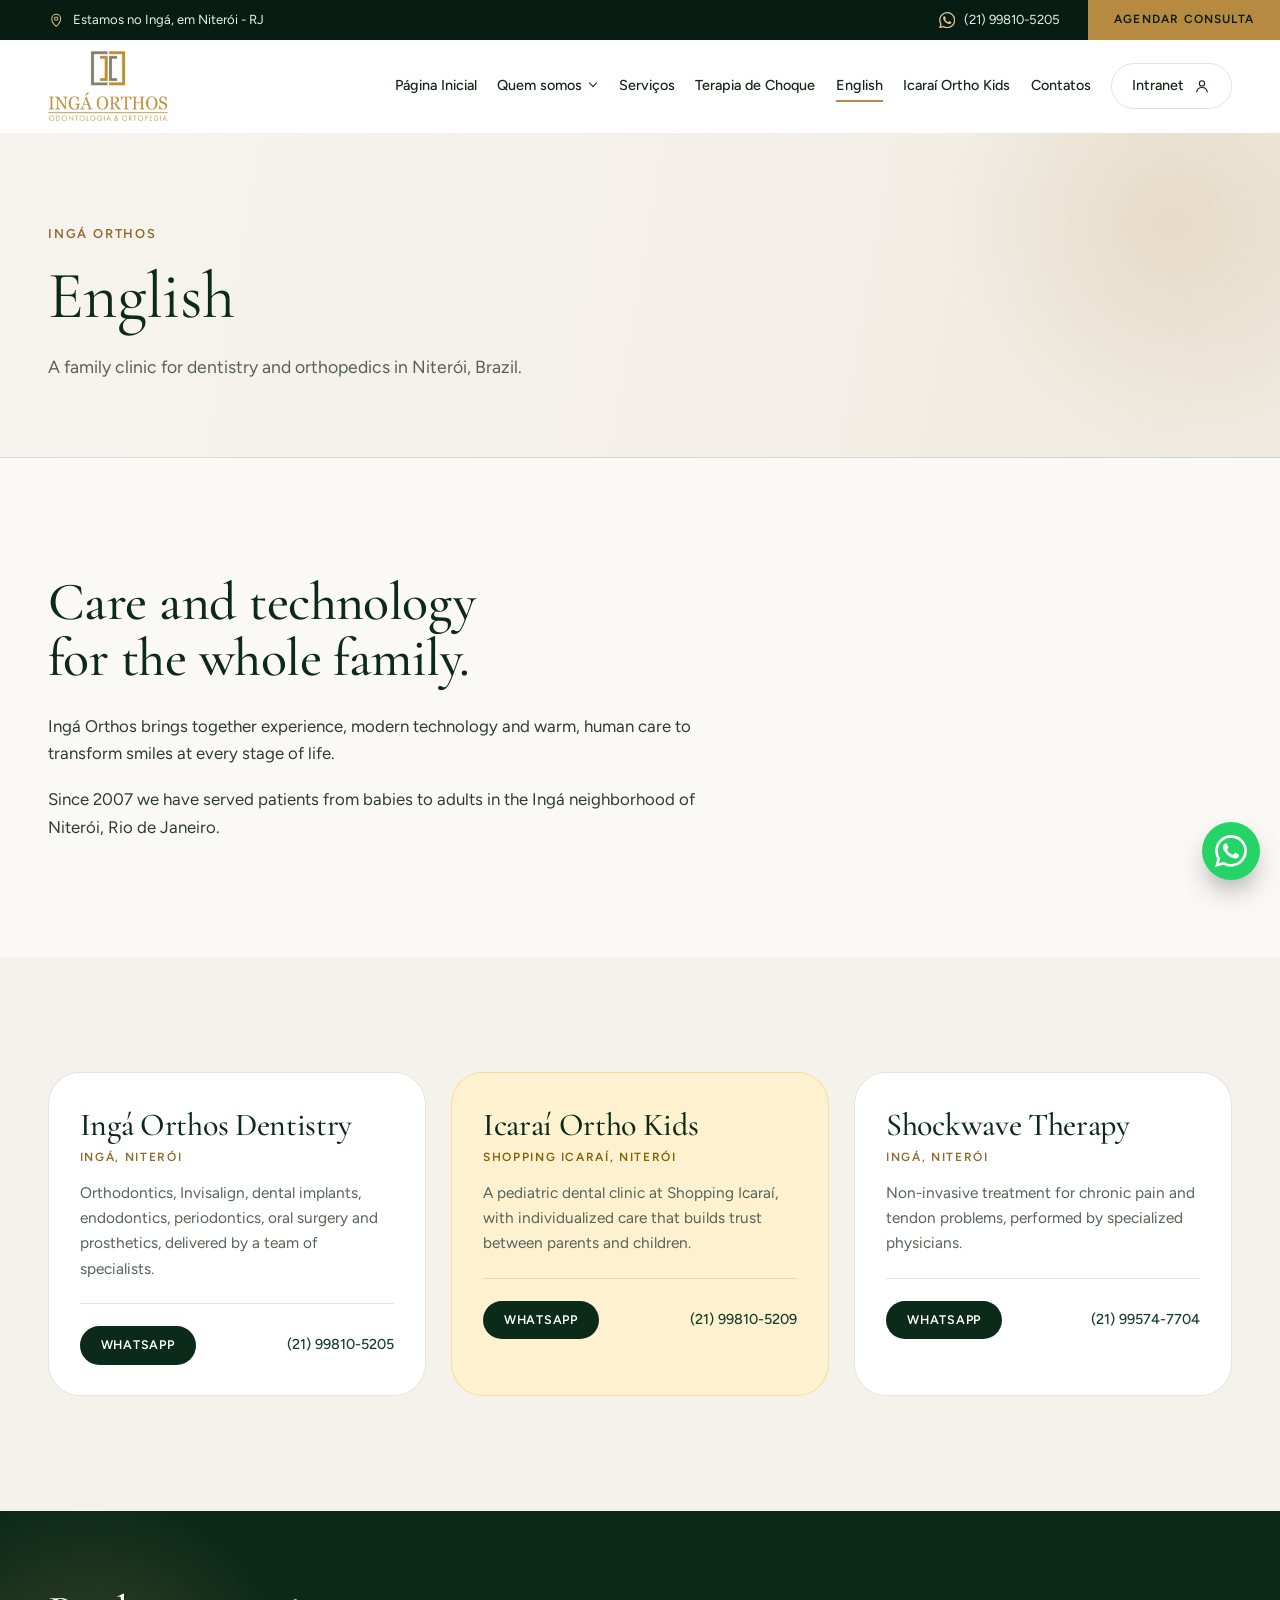
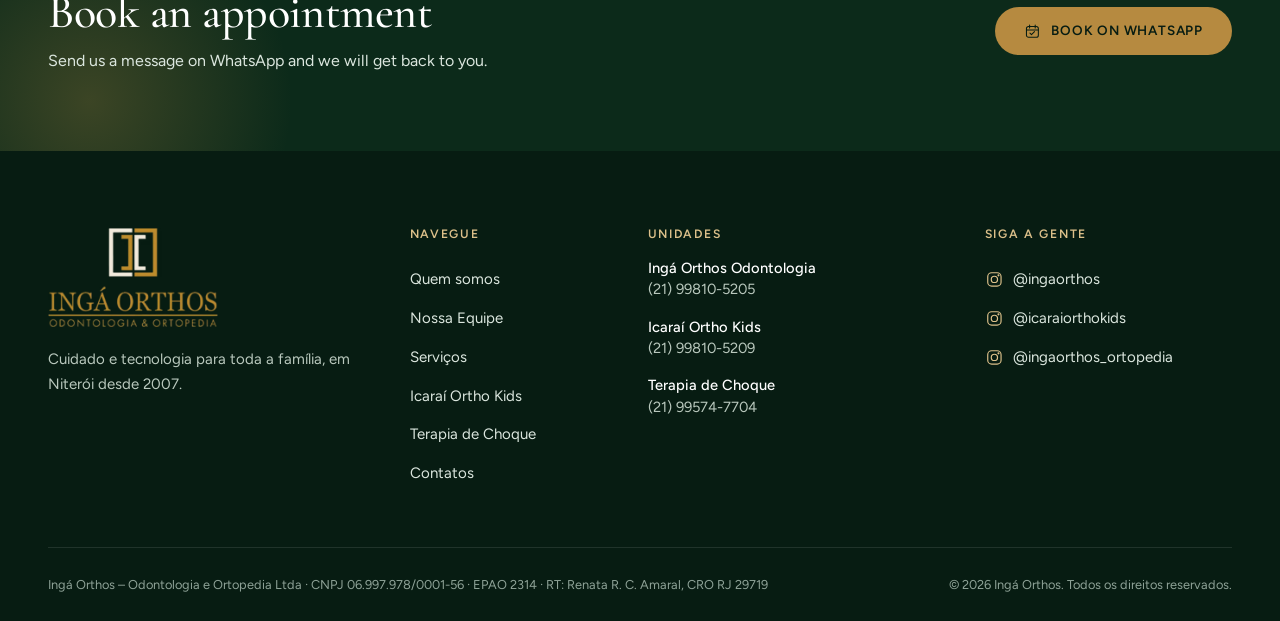
<file: english/index.html>
<!DOCTYPE html>
<html lang="en-US">
<head>
	<meta charset="UTF-8">
	<meta name="viewport" content="width=device-width, initial-scale=1">
	<meta name="description" content="Clínica de odontologia e ortopedia no Ingá, Niterói. Ortodontia, Invisalign, implantes, odontopediatria na Icaraí Ortho Kids e terapia de ondas de choque.">
	<meta name="theme-color" content="#0c2a1a">
	<title>English &#8211; Ingá Orthos</title>
<meta name='robots' content='max-image-preview:large' />
<link rel='dns-prefetch' href='//fonts.googleapis.com' />
<link rel="icon" type="image/png" href="../assets/img/favicon.png">
<link rel='stylesheet' id='io-fonts-css' href='https://fonts.googleapis.com/css2?family=Cormorant+Garamond:ital,wght@0,400;0,500;0,600;0,700;1,400;1,500&#038;family=Figtree:wght@400;500;600&#038;display=swap' media='all' />
<link rel='stylesheet' id='io-main-css' href='../assets/css/main.css' media='all' />
<link rel='stylesheet' id='io-pages-css' href='../assets/css/pages.css' media='all' />
</head>
<body class="wp-singular page-template page-template-page-templates page-template-template-english page-template-page-templatestemplate-english-php page page-id-11 wp-embed-responsive wp-theme-inga-orthos unit-odonto">
<svg width="0" height="0" style="position:absolute" aria-hidden="true" focusable="false"><defs>
    <symbol id="i-calendar" viewBox="0 0 24 24"><rect x="3.5" y="5" width="17" height="15.5" rx="3"/><path d="M8 3v4M16 3v4M3.5 10h17"/><path d="M8.5 14.5l2.2 2.2 4.3-4.4"/></symbol>
    <symbol id="i-whatsapp" viewBox="0 0 24 24"><path fill="currentColor" stroke="none" d="M17.472 14.382c-.297-.149-1.758-.867-2.03-.967-.273-.099-.471-.148-.67.15-.197.297-.767.966-.94 1.164-.173.199-.347.223-.644.075-.297-.15-1.255-.463-2.39-1.475-.883-.788-1.48-1.761-1.653-2.059-.173-.297-.018-.458.13-.606.134-.133.298-.347.446-.52.149-.174.198-.298.298-.497.099-.198.05-.371-.025-.52-.075-.149-.669-1.612-.916-2.207-.242-.579-.487-.5-.669-.51-.173-.008-.371-.01-.57-.01-.198 0-.52.074-.792.372-.272.297-1.04 1.016-1.04 2.479 0 1.462 1.065 2.875 1.213 3.074.149.198 2.096 3.2 5.077 4.487.709.306 1.262.489 1.694.625.712.227 1.36.195 1.871.118.571-.085 1.758-.719 2.006-1.413.248-.694.248-1.289.173-1.413-.074-.124-.272-.198-.57-.347m-5.421 7.403h-.004a9.87 9.87 0 01-5.031-1.378l-.361-.214-3.741.982.998-3.648-.235-.374a9.86 9.86 0 01-1.51-5.26c.001-5.45 4.436-9.884 9.888-9.884 2.64 0 5.122 1.03 6.988 2.898a9.825 9.825 0 012.893 6.994c-.003 5.45-4.437 9.884-9.885 9.884m8.413-18.297A11.815 11.815 0 0012.05 0C5.495 0 .16 5.335.157 11.892c0 2.096.547 4.142 1.588 5.945L.057 24l6.305-1.654a11.882 11.882 0 005.683 1.448h.005c6.554 0 11.89-5.335 11.893-11.893a11.821 11.821 0 00-3.48-8.413Z"/></symbol>
    <symbol id="i-pin" viewBox="0 0 24 24"><path d="M12 21s-6.5-5.7-6.5-11.2a6.5 6.5 0 0 1 13 0C18.5 15.3 12 21 12 21z"/><circle cx="12" cy="9.8" r="2.4"/></symbol>
    <symbol id="i-family" viewBox="0 0 24 24"><circle cx="8" cy="8" r="2.6"/><circle cx="16.5" cy="9" r="2.1"/><path d="M3.2 19c.2-3.3 2.2-5.3 4.8-5.300s4.6 2 4.8 5.300M13.5 14.300c.9-.5 1.9-.7 3-.5 2.1.4 3.4 2.2 3.6 4.7"/></symbol>
    <symbol id="i-monitor" viewBox="0 0 24 24"><rect x="3" y="4" width="18" height="12.5" rx="2.5"/><path d="M9 20.500h6M12 16.500v4"/><path d="M8 11.500c1.3-2.7 2.6-2.7 4 0s2.7 2.7 4 0"/></symbol>
    <symbol id="i-star" viewBox="0 0 24 24"><path d="M12 3.800l2.5 5.2 5.7.8-4.1 4 1 5.700L12 16.800l-5.1 2.7 1-5.7-4.1-4 5.7-.8z"/></symbol>
    <symbol id="i-tooth" viewBox="0 0 24 24"><path d="M7.5 3.500C5 3.5 3.5 5.5 3.5 8c0 2 .9 3.1 1.4 5.1.5 2.3.7 7.4 2.3 7.4 1.4 0 1.5-3.8 2.5-5 .5-.6 1-.6 1.5 0 1 1.2 1.1 5 2.5 5 1.6 0 1.8-5.1 2.3-7.4.5-2 1.5-3.1 1.5-5.1 0-2.5-1.5-4.5-4-4.5-1.4 0-2.1.7-3.1.7s-1.7-.7-3-.7z"/></symbol>
    <symbol id="i-braces" viewBox="0 0 24 24"><path d="M7 3.500C4.8 3.5 3.5 5.3 3.5 7.500c0 1.8.8 2.8 1.3 4.6.5 2.1.7 6.9 2.2 6.9 1.3 0 1.4-3.5 2.3-4.6.5-.5.9-.5 1.4 0 .9 1.1 1 4.6 2.3 4.6 1.5 0 1.7-4.8 2.2-6.9.5-1.8 1.3-2.8 1.3-4.6 0-2.2-1.3-4-3.5-4-1.2 0-1.9.6-2.8.6S8.2 3.5 7 3.500z" transform="translate(1.7 .8) scale(.86)"/><path d="M3 9.800h18"/><rect x="7" y="8.2" width="3.2" height="3.2" rx=".8"/><rect x="13.8" y="8.2" width="3.2" height="3.2" rx=".8"/></symbol>
    <symbol id="i-child" viewBox="0 0 24 24"><circle cx="12" cy="12.5" r="8.2"/><path d="M8.8 10.300v.6M15.2 10.300v.6M8.6 14.500c1 1.7 2.1 2.4 3.4 2.400s2.4-.7 3.4-2.4"/><path d="M9.5 4.700c.6 1.5 1.8 2.2 3.5 2.1 1.1-.1 2-.6 2.7-1.5"/></symbol>
    <symbol id="i-implant" viewBox="0 0 24 24"><path d="M6 3.500h12c.6 0 1 .5.9 1.1-.4 3-1.4 5-2.6 5.900H7.700C6.5 9.6 5.5 7.6 5.1 4.6 5 4 5.4 3.5 6 3.500z"/><path d="M8.5 12.500h7M9 15.200h6M9.8 17.900h4.400M10.8 20.300h2.400M12 9.800v0"/></symbol>
    <symbol id="i-canal" viewBox="0 0 24 24"><path d="M7.5 3.500C5 3.5 3.5 5.5 3.5 8c0 2 .9 3.1 1.4 5.1.5 2.3.7 7.4 2.3 7.4 1.4 0 1.5-3.8 2.5-5 .5-.6 1-.6 1.5 0 1 1.2 1.1 5 2.5 5 1.6 0 1.8-5.1 2.3-7.4.5-2 1.5-3.1 1.5-5.1 0-2.5-1.5-4.5-4-4.5-1.4 0-2.1.7-3.1.7s-1.7-.7-3-.7z"/><path d="M9 8.500c.4 2.5.6 5 .2 8M15 8.500c-.4 2.5-.6 5-.2 8"/></symbol>
    <symbol id="i-gum" viewBox="0 0 24 24"><path d="M6.5 3.500C4.5 3.5 3.5 5.2 3.5 7.200c0 1.5.7 2.4 1.1 3.9.3 1.2.4 3.6 1 3.6 1 0 1-1.8 1.8-2.5.3-.3.7-.3 1 0 .8.7.8 2.5 1.8 2.5.6 0 .7-2.4 1-3.6.4-1.5 1.1-2.4 1.1-3.9 0-2-1-3.7-3-3.7-1 0-1.6.6-2.4.6s-1.4-.6-2.4-.6z" transform="translate(2 -.5)"/><path d="M2.8 17.500c2.2-1.8 4.1-1.8 6.2 0s4 1.8 6.2 0 4-1.8 6 0"/><path d="M2.8 21c2.2-1.8 4.1-1.8 6.2 0s4 1.8 6.2 0 4-1.8 6 0"/></symbol>
    <symbol id="i-bone" viewBox="0 0 24 24"><path d="M6.2 3.800a2.6 2.6 0 0 0-2.5 3.3 2.6 2.6 0 0 0 3.2 1.800l8.1 8.100a2.6 2.6 0 0 0 1.8 3.2 2.6 2.6 0 0 0 3.3-2.5 2.6 2.6 0 0 0-1.9-2.6 2.6 2.6 0 0 0-2.6-1.900L8.9 8.500a2.6 2.6 0 0 0-1.9-2.6 2.6 2.6 0 0 0-.8-2.100z" transform="translate(1 .2)"/></symbol>
    <symbol id="i-wave" viewBox="0 0 24 24"><path d="M4 12h2.500l2-5 3.5 10 2.5-7 1.5 2H20"/><path d="M4 20.500h16M4 3.500h16" opacity=".35"/></symbol>
    <symbol id="i-clock" viewBox="0 0 24 24"><circle cx="12" cy="12" r="8.5"/><path d="M12 7.500V12l3 2"/></symbol>
    <symbol id="i-phone" viewBox="0 0 24 24"><path d="M5 4h3.300l1.7 4.2-2 1.300a11 11 0 0 0 5.5 5.500l1.3-2L19.1 14.700V18a2 2 0 0 1-2.1 2C10 19.5 4.5 14 4 7A2 2 0 0 1 5 4z"/></symbol>
    <symbol id="i-mail" viewBox="0 0 24 24"><rect x="3" y="5" width="18" height="14" rx="3"/><path d="M3.5 7.500l8.5 6 8.5-6"/></symbol>
    <symbol id="i-instagram" viewBox="0 0 24 24"><rect x="3.5" y="3.5" width="17" height="17" rx="5"/><circle cx="12" cy="12" r="4"/><circle cx="17.2" cy="6.8" r=".6"/></symbol>
    <symbol id="i-arrow" viewBox="0 0 24 24"><path d="M5 12h14M13 6l6 6-6 6"/></symbol>
    <symbol id="i-chevron" viewBox="0 0 24 24"><path d="M6 9l6 6 6-6"/></symbol>
    <symbol id="i-quote" viewBox="0 0 32 32"><path d="M13.5 6C8 8.2 4.5 12.5 4.5 19.500V26h9v-8.500H8.800C9 13.7 10.9 11 14.5 9.200zM27.5 6C22 8.2 18.5 12.5 18.5 19.500V26h9v-8.500h-4.700c.2-3.8 2.1-6.5 5.7-8.300z"/></symbol>
    <symbol id="i-check" viewBox="0 0 24 24"><path d="M5 12.500l4.5 4.500L19 7.5"/></symbol>
    <symbol id="i-baby" viewBox="0 0 24 24"><circle cx="12" cy="12" r="8.5"/><path d="M12 3.500c-.6 1.2-.2 2.1 1 2.4"/><circle cx="9.3" cy="11.5" r=".5"/><circle cx="14.7" cy="11.5" r=".5"/><path d="M10 15c1.2.9 2.8.9 4 0"/></symbol>
    <symbol id="i-tongue" viewBox="0 0 24 24"><path d="M4 9.500c2.5 3 5 4.5 8 4.500s5.5-1.5 8-4.5"/><path d="M9 13.500c0 3.5 1.3 5.5 3 5.500s3-2 3-5.5"/><path d="M12 14v3.5"/></symbol>
  </defs></svg>

<a class="skip" href="#conteudo">Ir para o conteúdo</a>

<div class="topbar">
	<div class="wrap topbar__in">
		<p class="topbar__loc"><svg class="ic" aria-hidden="true" focusable="false"><use href="#i-pin"/></svg><span>Estamos no Ingá, em Niterói - RJ</span></p>
		<div class="topbar__right">
			<a class="topbar__wa" href="https://wa.me/5521998105205" target="_blank" rel="noopener"><svg class="ic" aria-hidden="true" focusable="false"><use href="#i-whatsapp"/></svg>(21) 99810-5205</a>
			<a class="topbar__cta" href="../contatos/index.html?unidade=odonto#agendar">Agendar consulta</a>
		</div>
	</div>
</div>

<header class="header" id="topo">
	<div class="wrap header__in">
		<a class="brand" href="../index.html" aria-label="Ingá Orthos, página inicial">
			<img src="../assets/img/logo-original.png" loading="eager" alt="Ingá Orthos Odontologia">		</a>
		<nav class="nav" id="menu" aria-label="Principal">
			<ul id="menu-menu-principal" class="nav__list"><li id="menu-item-14" class="menu-item menu-item-type-post_type menu-item-object-page menu-item-home menu-item-14"><a href="../index.html">Página Inicial</a></li>
<li id="menu-item-15" class="menu-item menu-item-type-post_type menu-item-object-page menu-item-has-children menu-item-15"><a href="../quem-somos/index.html">Quem somos</a>
<ul class="sub-menu">
	<li id="menu-item-16" class="menu-item menu-item-type-post_type menu-item-object-page menu-item-16"><a href="../quem-somos/nossa-equipe/index.html">Nossa Equipe</a></li>
	<li id="menu-item-17" class="menu-item menu-item-type-post_type menu-item-object-page menu-item-17"><a href="../quem-somos/instalacoes/index.html">Instalações</a></li>
</ul>
</li>
<li id="menu-item-18" class="menu-item menu-item-type-post_type menu-item-object-page menu-item-18"><a href="../servicos/index.html">Serviços</a></li>
<li id="menu-item-19" class="menu-item menu-item-type-post_type menu-item-object-page menu-item-19"><a href="../terapia-de-choque/index.html">Terapia de Choque</a></li>
<li id="menu-item-21" class="menu-item menu-item-type-post_type menu-item-object-page current-menu-item page_item page-item-11 current_page_item menu-item-21"><a href="index.html" aria-current="page">English</a></li>
<li id="menu-item-22" class="menu-item menu-item-type-post_type menu-item-object-page menu-item-22"><a href="../icarai-ortho-kids/index.html">Icaraí Ortho Kids</a></li>
<li id="menu-item-23" class="menu-item menu-item-type-post_type menu-item-object-page menu-item-23"><a href="../contatos/index.html">Contatos</a></li>
</ul>			<a class="nav__intranet" href="https://app.simplesdental.com/simples/login" target="_blank" rel="noopener">
				Intranet
				<svg class="ic" viewBox="0 0 24 24" aria-hidden="true"><circle cx="12" cy="8.5" r="3.5"/><path d="M5 20c.5-4 3.3-6 7-6s6.500 2 7 6"/></svg>
			</a>
		</nav>
		<button class="burger" type="button" aria-expanded="false" aria-controls="menu" aria-label="Abrir menu"><span></span><span></span><span></span></button>
	</div>
</header>

<main id="conteudo">
	<section class="page-head">
		<div class="wrap page-head__in">
							<p class="eyebrow">Ingá Orthos</p>
						<h1>English</h1>
							<p class="lead">A family clinic for dentistry and orthopedics in Niterói, Brazil.</p>
					</div>
	</section>
	
<div lang="en">
	<section class="section">
		<div class="wrap about about--text">
			<div class="about__text">
				<h2>Care and technology for the whole family.</h2>
				<div class="prose"><p>Ingá Orthos brings together experience, modern technology and warm, human care to transform smiles at every stage of life.</p>
<p>Since 2007 we have served patients from babies to adults in the Ingá neighborhood of Niterói, Rio de Janeiro.</p>
</div>
			</div>
		</div>
	</section>

	<section class="section section--cream">
		<div class="wrap">
			<div class="units">
														<article class="unit unit--inga unit--text">
						<div class="unit__body">
							<h3>Ingá Orthos Dentistry<small>Ingá, Niterói</small></h3>
							<p>Orthodontics, Invisalign, dental implants, endodontics, periodontics, oral surgery and prosthetics, delivered by a team of specialists.</p>
							<div class="unit__actions">
								<a class="btn btn--dark btn--sm" href="https://wa.me/5521998105205?text=Hello%21%20I%27d%20like%20to%20book%20an%20appointment." target="_blank" rel="noopener">WhatsApp</a>
								<span class="unit__phone">(21) 99810-5205</span>
							</div>
						</div>
					</article>
														<article class="unit unit--kids unit--text">
						<div class="unit__body">
							<h3>Icaraí Ortho Kids<small>Shopping Icaraí, Niterói</small></h3>
							<p>A pediatric dental clinic at Shopping Icaraí, with individualized care that builds trust between parents and children.</p>
							<div class="unit__actions">
								<a class="btn btn--dark btn--sm" href="https://wa.me/5521998105209?text=Hello%21%20I%27d%20like%20to%20book%20an%20appointment." target="_blank" rel="noopener">WhatsApp</a>
								<span class="unit__phone">(21) 99810-5209</span>
							</div>
						</div>
					</article>
														<article class="unit unit--choque unit--text">
						<div class="unit__body">
							<h3>Shockwave Therapy<small>Ingá, Niterói</small></h3>
							<p>Non-invasive treatment for chronic pain and tendon problems, performed by specialized physicians.</p>
							<div class="unit__actions">
								<a class="btn btn--dark btn--sm" href="https://wa.me/5521995747704?text=Hello%21%20I%27d%20like%20to%20book%20an%20appointment." target="_blank" rel="noopener">WhatsApp</a>
								<span class="unit__phone">(21) 99574-7704</span>
							</div>
						</div>
					</article>
							</div>
		</div>
	</section>

		<section class="cta-band">
		<div class="wrap cta-band__in">
			<div>
				<h2>Book an appointment</h2>
				<p>Send us a message on WhatsApp and we will get back to you.</p>
			</div>
			<a class="btn btn--gold" href="https://wa.me/5521998105205?text=Hello%21%20I%27d%20like%20to%20book%20an%20appointment."><svg class="ic" aria-hidden="true" focusable="false"><use href="#i-calendar"/></svg>Book on WhatsApp</a>
		</div>
	</section>
	</div>

</main>

<footer class="footer">
	<div class="wrap footer__in">
		<div class="footer__brand">
			<img src="../assets/img/logo-original-claro.png" loading="lazy" alt="Ingá Orthos, odontologia e ortopedia">			<p>Cuidado e tecnologia para toda a família, em Niterói desde 2007.</p>
		</div>

		<nav class="footer__nav" aria-label="Rodapé">
			<h4>Navegue</h4>
			<ul id="menu-menu-do-rodape" class="footer__list"><li id="menu-item-24" class="menu-item menu-item-type-post_type menu-item-object-page menu-item-24"><a href="../quem-somos/index.html">Quem somos</a></li>
<li id="menu-item-25" class="menu-item menu-item-type-post_type menu-item-object-page menu-item-25"><a href="../quem-somos/nossa-equipe/index.html">Nossa Equipe</a></li>
<li id="menu-item-26" class="menu-item menu-item-type-post_type menu-item-object-page menu-item-26"><a href="../servicos/index.html">Serviços</a></li>
<li id="menu-item-27" class="menu-item menu-item-type-post_type menu-item-object-page menu-item-27"><a href="../icarai-ortho-kids/index.html">Icaraí Ortho Kids</a></li>
<li id="menu-item-28" class="menu-item menu-item-type-post_type menu-item-object-page menu-item-28"><a href="../terapia-de-choque/index.html">Terapia de Choque</a></li>
<li id="menu-item-30" class="menu-item menu-item-type-post_type menu-item-object-page menu-item-30"><a href="../contatos/index.html">Contatos</a></li>
</ul>		</nav>

		<div class="footer__units">
			<h4>Unidades</h4>
											<p>
					<b>Ingá Orthos Odontologia</b>
					<a href="https://wa.me/5521998105205" target="_blank" rel="noopener">(21) 99810-5205</a>
				</p>
											<p>
					<b>Icaraí Ortho Kids</b>
					<a href="https://wa.me/5521998105209" target="_blank" rel="noopener">(21) 99810-5209</a>
				</p>
											<p>
					<b>Terapia de Choque</b>
					<a href="https://wa.me/5521995747704" target="_blank" rel="noopener">(21) 99574-7704</a>
				</p>
					</div>

		<div class="footer__social">
			<h4>Siga a gente</h4>
																<a href="https://www.instagram.com/ingaorthos/" target="_blank" rel="noopener"><svg class="ic" aria-hidden="true" focusable="false"><use href="#i-instagram"/></svg>@ingaorthos</a>
																				<a href="https://www.instagram.com/icaraiorthokids" target="_blank" rel="noopener"><svg class="ic" aria-hidden="true" focusable="false"><use href="#i-instagram"/></svg>@icaraiorthokids</a>
																				<a href="https://www.instagram.com/ingaorthos_ortopedia" target="_blank" rel="noopener"><svg class="ic" aria-hidden="true" focusable="false"><use href="#i-instagram"/></svg>@ingaorthos_ortopedia</a>
									</div>
	</div>
	<div class="wrap">
		<div class="footer__legal">
			<p>Ingá Orthos – Odontologia e Ortopedia Ltda · CNPJ 06.997.978/0001-56 · EPAO 2314 · RT: Renata R. C. Amaral, CRO RJ 29719</p>
			<p>© 2026 Ingá Orthos. Todos os direitos reservados.</p>
		</div>
	</div>
</footer>

<a class="wa-float" href="https://wa.me/5521998105205?text=Ol%C3%A1%21%20Gostaria%20de%20marcar%20uma%20consulta." target="_blank" rel="noopener" aria-label="Falar no WhatsApp"><svg class="ic" aria-hidden="true" focusable="false"><use href="#i-whatsapp"/></svg></a>

<script id="io-main-js" src="../assets/js/main.js"></script>
</body>
</html>
</file>
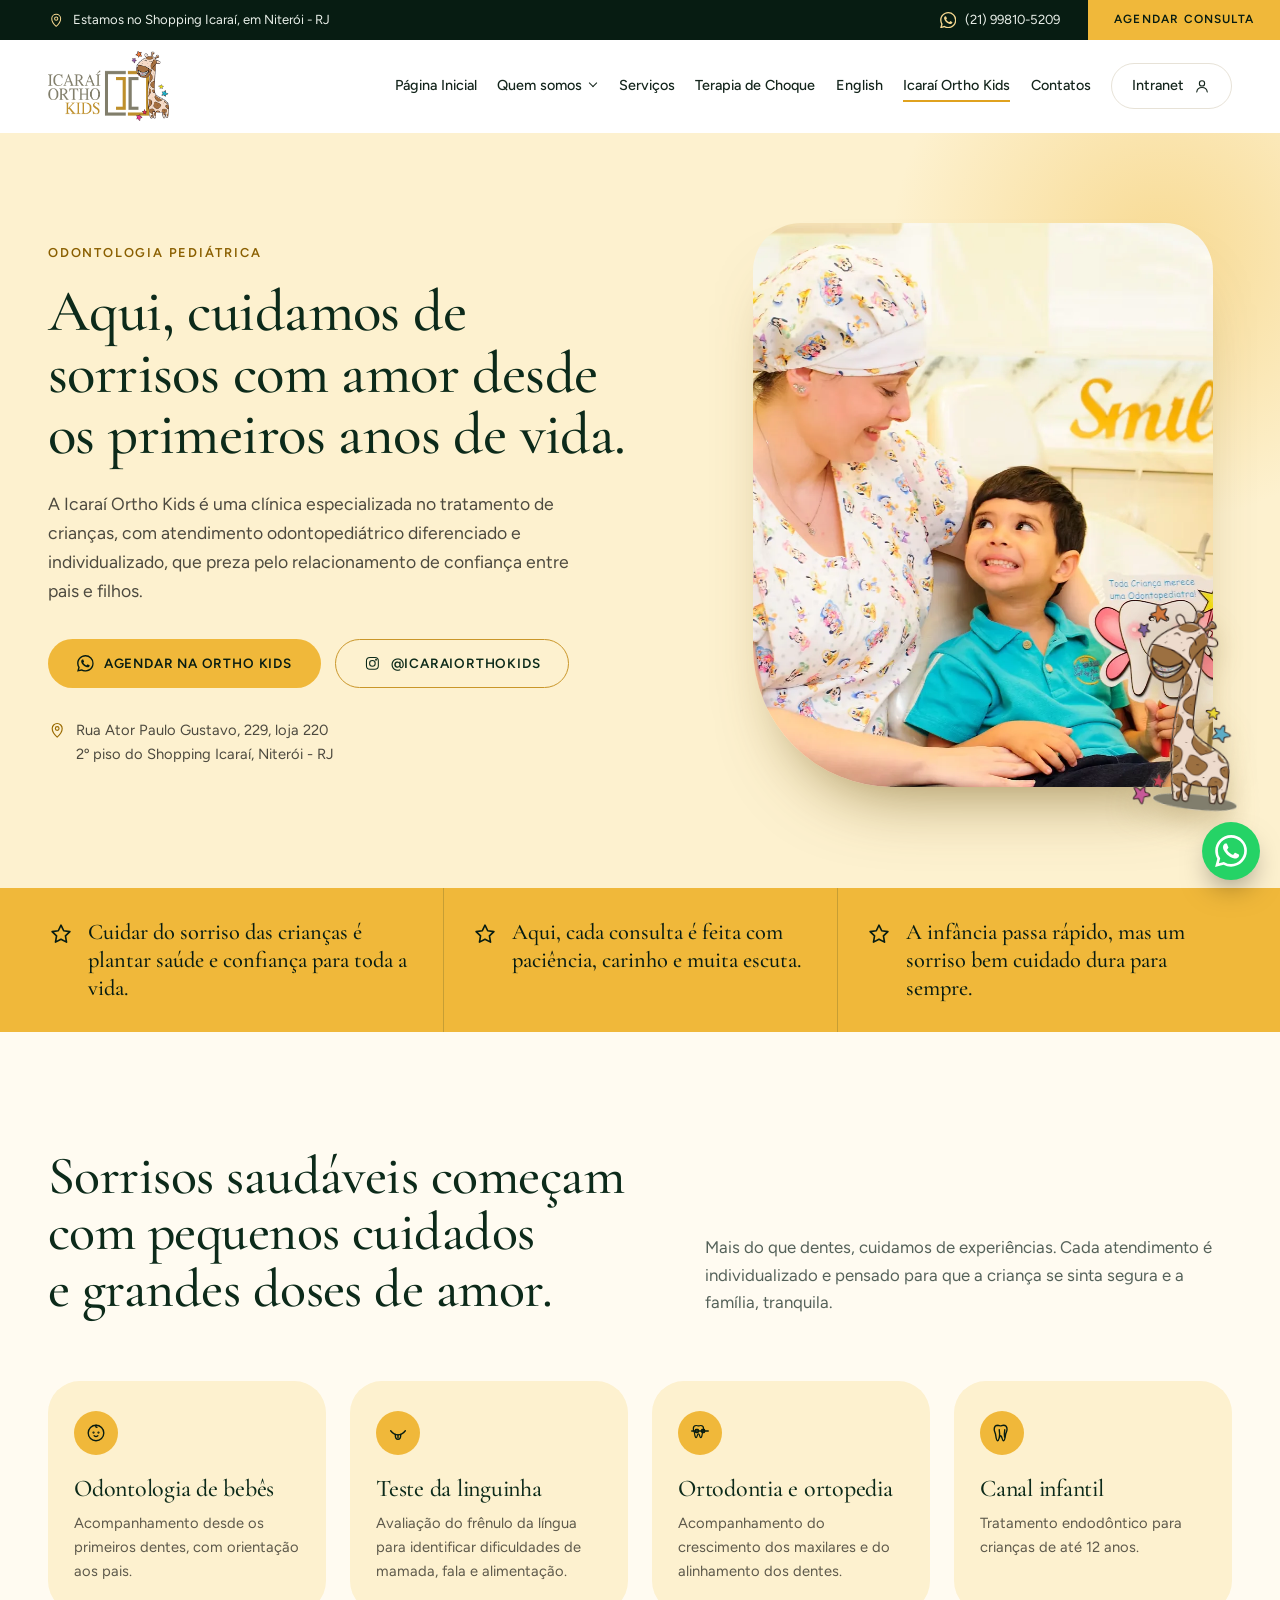
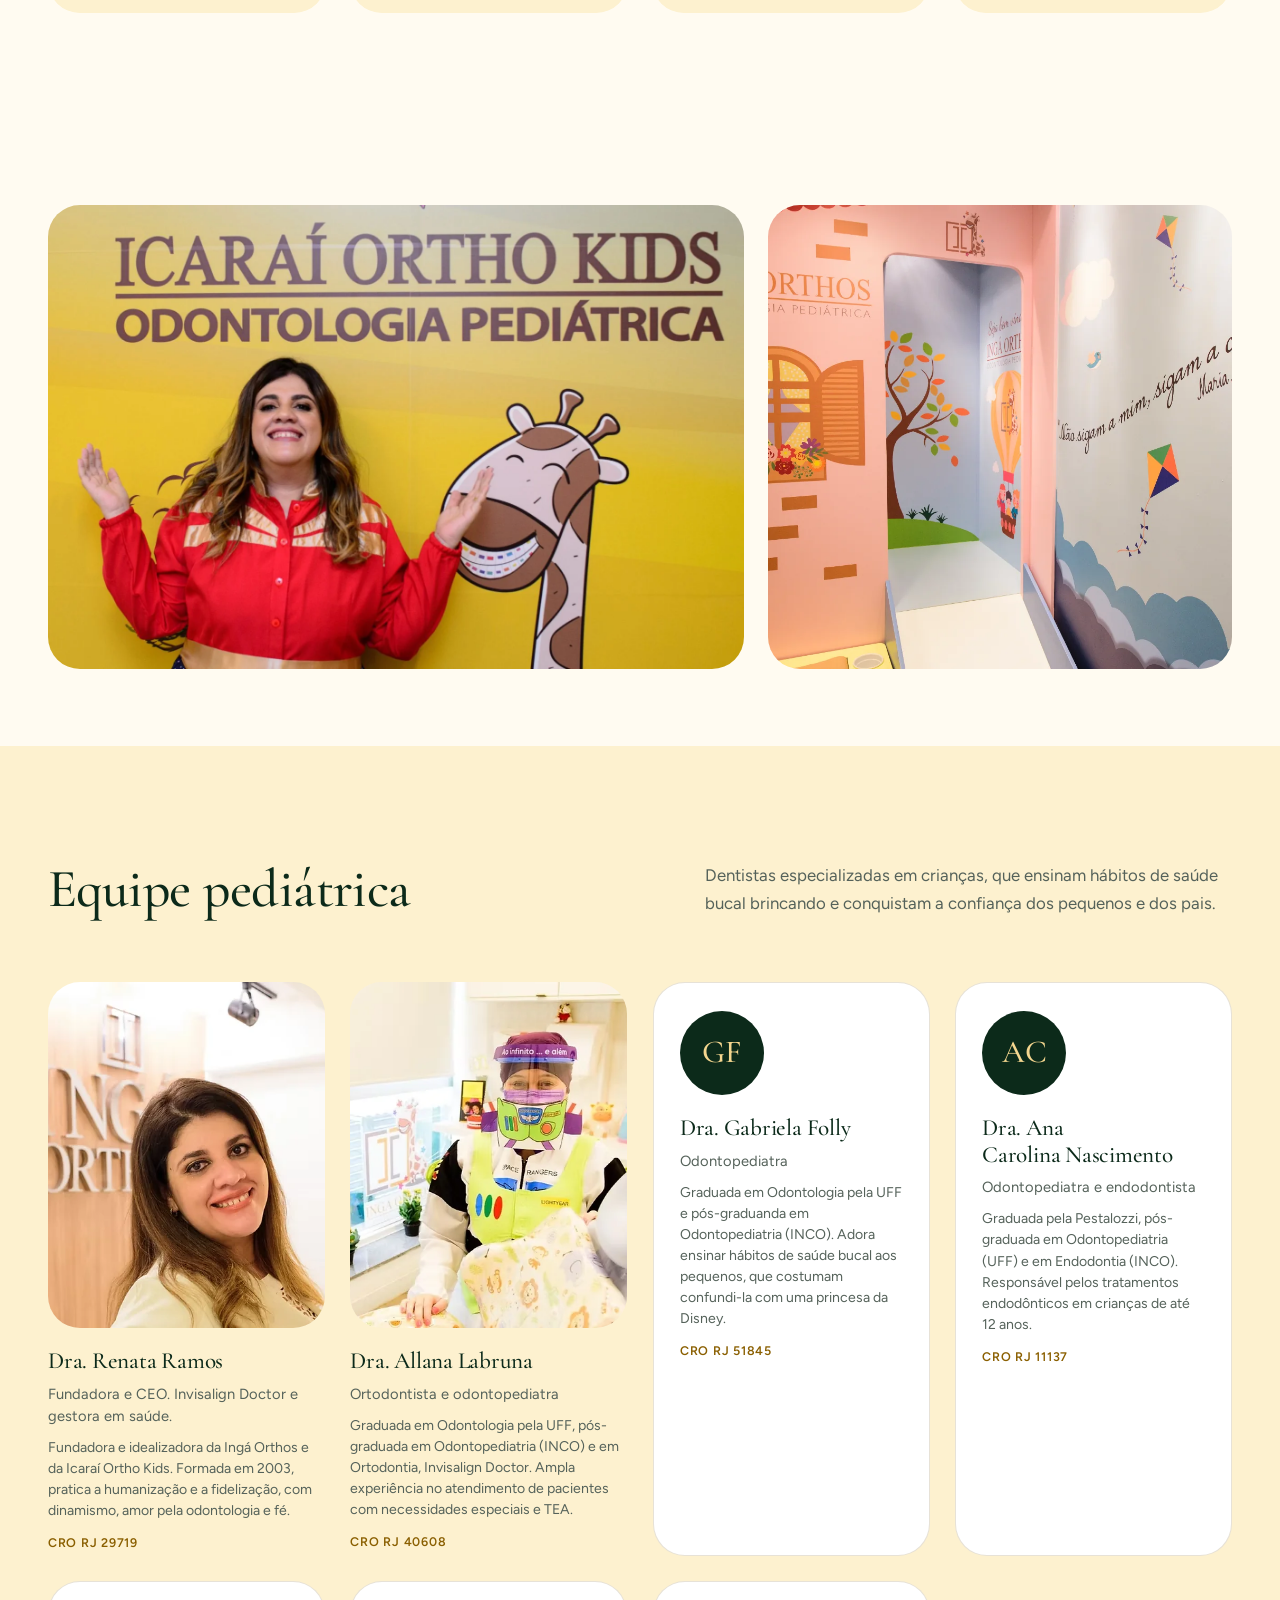
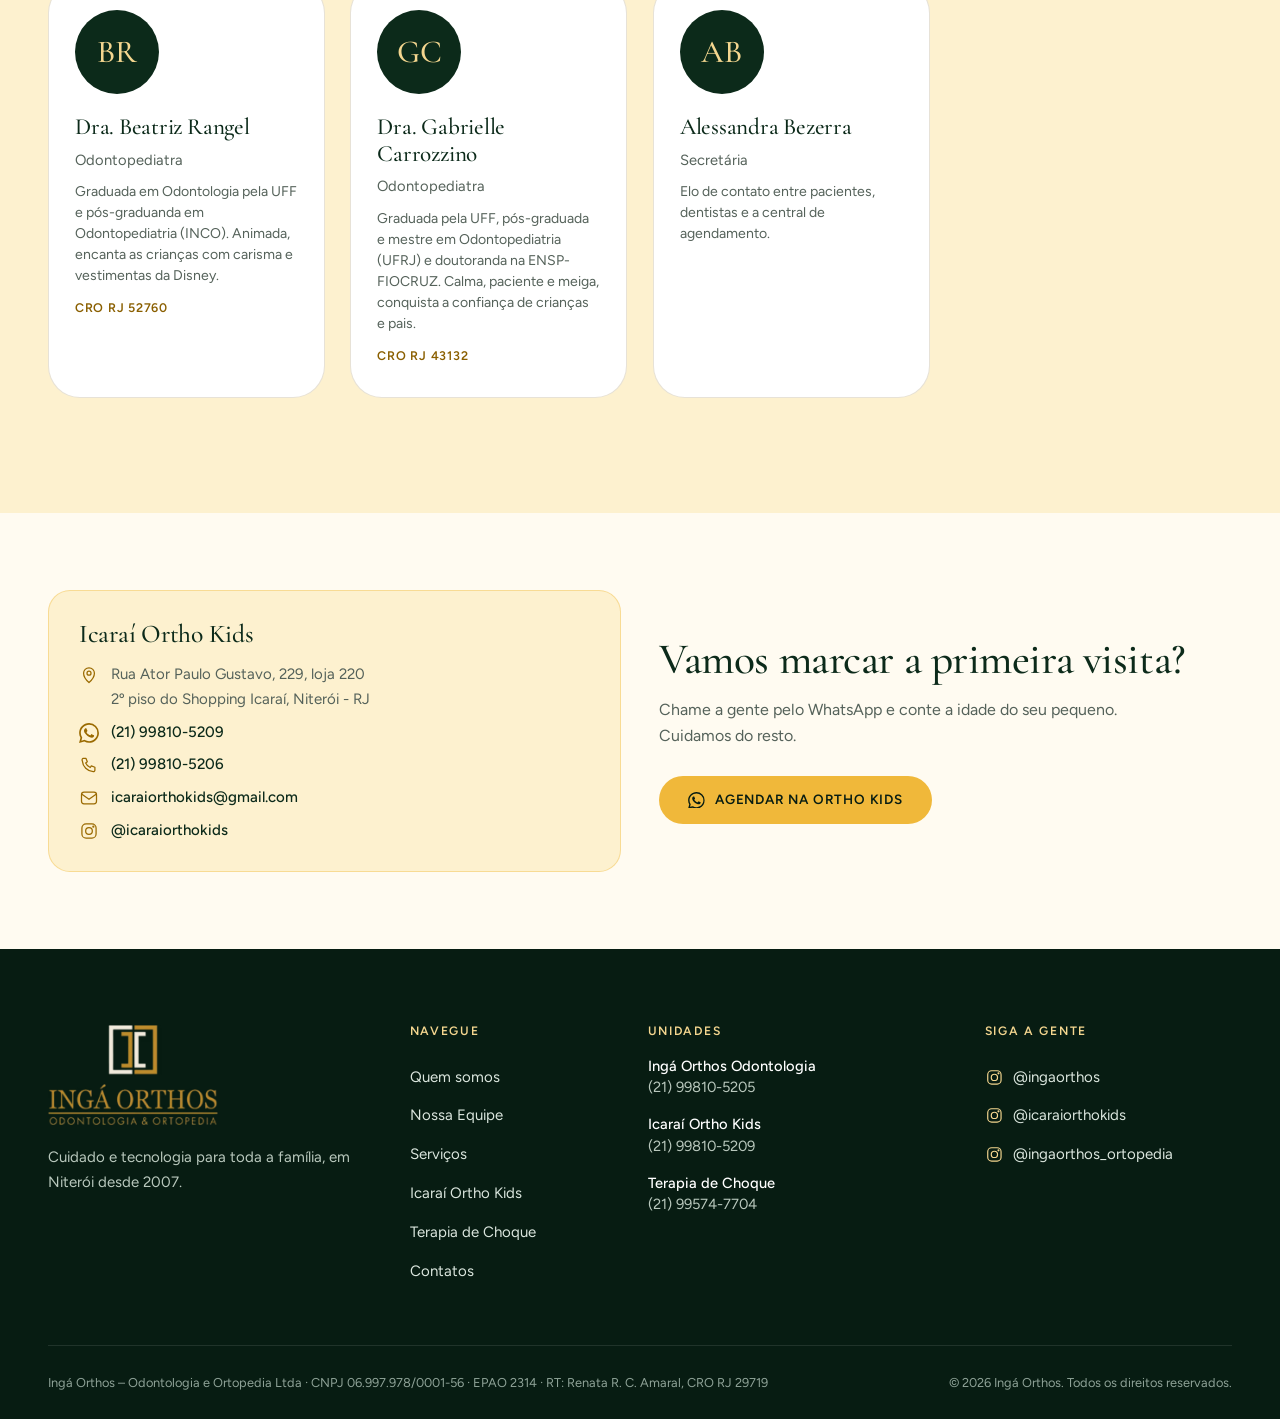
<file: icarai-ortho-kids/index.html>
<!DOCTYPE html>
<html lang="en-US">
<head>
	<meta charset="UTF-8">
	<meta name="viewport" content="width=device-width, initial-scale=1">
	<meta name="description" content="Clínica de odontologia e ortopedia no Ingá, Niterói. Ortodontia, Invisalign, implantes, odontopediatria na Icaraí Ortho Kids e terapia de ondas de choque.">
	<meta name="theme-color" content="#0c2a1a">
	<title>Icaraí Ortho Kids &#8211; Ingá Orthos</title>
<meta name='robots' content='max-image-preview:large' />
<link rel='dns-prefetch' href='//fonts.googleapis.com' />
<link rel="icon" type="image/png" href="../assets/img/favicon.png">
<link rel='stylesheet' id='io-fonts-css' href='https://fonts.googleapis.com/css2?family=Cormorant+Garamond:ital,wght@0,400;0,500;0,600;0,700;1,400;1,500&#038;family=Figtree:wght@400;500;600&#038;display=swap' media='all' />
<link rel='stylesheet' id='io-main-css' href='../assets/css/main.css' media='all' />
<link rel='stylesheet' id='io-pages-css' href='../assets/css/pages.css' media='all' />
</head>
<body class="wp-singular page-template page-template-page-templates page-template-template-kids page-template-page-templatestemplate-kids-php page page-id-12 wp-embed-responsive wp-theme-inga-orthos unit-kids">
<svg width="0" height="0" style="position:absolute" aria-hidden="true" focusable="false"><defs>
    <symbol id="i-calendar" viewBox="0 0 24 24"><rect x="3.5" y="5" width="17" height="15.5" rx="3"/><path d="M8 3v4M16 3v4M3.5 10h17"/><path d="M8.5 14.5l2.2 2.2 4.3-4.4"/></symbol>
    <symbol id="i-whatsapp" viewBox="0 0 24 24"><path fill="currentColor" stroke="none" d="M17.472 14.382c-.297-.149-1.758-.867-2.03-.967-.273-.099-.471-.148-.67.15-.197.297-.767.966-.94 1.164-.173.199-.347.223-.644.075-.297-.15-1.255-.463-2.39-1.475-.883-.788-1.48-1.761-1.653-2.059-.173-.297-.018-.458.13-.606.134-.133.298-.347.446-.52.149-.174.198-.298.298-.497.099-.198.05-.371-.025-.52-.075-.149-.669-1.612-.916-2.207-.242-.579-.487-.5-.669-.51-.173-.008-.371-.01-.57-.01-.198 0-.52.074-.792.372-.272.297-1.04 1.016-1.04 2.479 0 1.462 1.065 2.875 1.213 3.074.149.198 2.096 3.2 5.077 4.487.709.306 1.262.489 1.694.625.712.227 1.36.195 1.871.118.571-.085 1.758-.719 2.006-1.413.248-.694.248-1.289.173-1.413-.074-.124-.272-.198-.57-.347m-5.421 7.403h-.004a9.87 9.87 0 01-5.031-1.378l-.361-.214-3.741.982.998-3.648-.235-.374a9.86 9.86 0 01-1.51-5.26c.001-5.45 4.436-9.884 9.888-9.884 2.64 0 5.122 1.03 6.988 2.898a9.825 9.825 0 012.893 6.994c-.003 5.45-4.437 9.884-9.885 9.884m8.413-18.297A11.815 11.815 0 0012.05 0C5.495 0 .16 5.335.157 11.892c0 2.096.547 4.142 1.588 5.945L.057 24l6.305-1.654a11.882 11.882 0 005.683 1.448h.005c6.554 0 11.89-5.335 11.893-11.893a11.821 11.821 0 00-3.48-8.413Z"/></symbol>
    <symbol id="i-pin" viewBox="0 0 24 24"><path d="M12 21s-6.5-5.7-6.5-11.2a6.5 6.5 0 0 1 13 0C18.5 15.3 12 21 12 21z"/><circle cx="12" cy="9.8" r="2.4"/></symbol>
    <symbol id="i-family" viewBox="0 0 24 24"><circle cx="8" cy="8" r="2.6"/><circle cx="16.5" cy="9" r="2.1"/><path d="M3.2 19c.2-3.3 2.2-5.3 4.8-5.300s4.6 2 4.8 5.300M13.5 14.300c.9-.5 1.9-.7 3-.5 2.1.4 3.4 2.2 3.6 4.7"/></symbol>
    <symbol id="i-monitor" viewBox="0 0 24 24"><rect x="3" y="4" width="18" height="12.5" rx="2.5"/><path d="M9 20.500h6M12 16.500v4"/><path d="M8 11.500c1.3-2.7 2.6-2.7 4 0s2.7 2.7 4 0"/></symbol>
    <symbol id="i-star" viewBox="0 0 24 24"><path d="M12 3.800l2.5 5.2 5.7.8-4.1 4 1 5.700L12 16.800l-5.1 2.7 1-5.7-4.1-4 5.7-.8z"/></symbol>
    <symbol id="i-tooth" viewBox="0 0 24 24"><path d="M7.5 3.500C5 3.5 3.5 5.5 3.5 8c0 2 .9 3.1 1.4 5.1.5 2.3.7 7.4 2.3 7.4 1.4 0 1.5-3.8 2.5-5 .5-.6 1-.6 1.5 0 1 1.2 1.1 5 2.5 5 1.6 0 1.8-5.1 2.3-7.4.5-2 1.5-3.1 1.5-5.1 0-2.5-1.5-4.5-4-4.5-1.4 0-2.1.7-3.1.7s-1.7-.7-3-.7z"/></symbol>
    <symbol id="i-braces" viewBox="0 0 24 24"><path d="M7 3.500C4.8 3.5 3.5 5.3 3.5 7.500c0 1.8.8 2.8 1.3 4.6.5 2.1.7 6.9 2.2 6.9 1.3 0 1.4-3.5 2.3-4.6.5-.5.9-.5 1.4 0 .9 1.1 1 4.6 2.3 4.6 1.5 0 1.7-4.8 2.2-6.9.5-1.8 1.3-2.8 1.3-4.6 0-2.2-1.3-4-3.5-4-1.2 0-1.9.6-2.8.6S8.2 3.5 7 3.500z" transform="translate(1.7 .8) scale(.86)"/><path d="M3 9.800h18"/><rect x="7" y="8.2" width="3.2" height="3.2" rx=".8"/><rect x="13.8" y="8.2" width="3.2" height="3.2" rx=".8"/></symbol>
    <symbol id="i-child" viewBox="0 0 24 24"><circle cx="12" cy="12.5" r="8.2"/><path d="M8.8 10.300v.6M15.2 10.300v.6M8.6 14.500c1 1.7 2.1 2.4 3.4 2.400s2.4-.7 3.4-2.4"/><path d="M9.5 4.700c.6 1.5 1.8 2.2 3.5 2.1 1.1-.1 2-.6 2.7-1.5"/></symbol>
    <symbol id="i-implant" viewBox="0 0 24 24"><path d="M6 3.500h12c.6 0 1 .5.9 1.1-.4 3-1.4 5-2.6 5.900H7.700C6.5 9.6 5.5 7.6 5.1 4.6 5 4 5.4 3.5 6 3.500z"/><path d="M8.5 12.500h7M9 15.200h6M9.8 17.900h4.400M10.8 20.300h2.400M12 9.800v0"/></symbol>
    <symbol id="i-canal" viewBox="0 0 24 24"><path d="M7.5 3.500C5 3.5 3.5 5.5 3.5 8c0 2 .9 3.1 1.4 5.1.5 2.3.7 7.4 2.3 7.4 1.4 0 1.5-3.8 2.5-5 .5-.6 1-.6 1.5 0 1 1.2 1.1 5 2.5 5 1.6 0 1.8-5.1 2.3-7.4.5-2 1.5-3.1 1.5-5.1 0-2.5-1.5-4.5-4-4.5-1.4 0-2.1.7-3.1.7s-1.7-.7-3-.7z"/><path d="M9 8.500c.4 2.5.6 5 .2 8M15 8.500c-.4 2.5-.6 5-.2 8"/></symbol>
    <symbol id="i-gum" viewBox="0 0 24 24"><path d="M6.5 3.500C4.5 3.5 3.5 5.2 3.5 7.200c0 1.5.7 2.4 1.1 3.9.3 1.2.4 3.6 1 3.6 1 0 1-1.8 1.8-2.5.3-.3.7-.3 1 0 .8.7.8 2.5 1.8 2.5.6 0 .7-2.4 1-3.6.4-1.5 1.1-2.4 1.1-3.9 0-2-1-3.7-3-3.7-1 0-1.6.6-2.4.6s-1.4-.6-2.4-.6z" transform="translate(2 -.5)"/><path d="M2.8 17.500c2.2-1.8 4.1-1.8 6.2 0s4 1.8 6.2 0 4-1.8 6 0"/><path d="M2.8 21c2.2-1.8 4.1-1.8 6.2 0s4 1.8 6.2 0 4-1.8 6 0"/></symbol>
    <symbol id="i-bone" viewBox="0 0 24 24"><path d="M6.2 3.800a2.6 2.6 0 0 0-2.5 3.3 2.6 2.6 0 0 0 3.2 1.800l8.1 8.100a2.6 2.6 0 0 0 1.8 3.2 2.6 2.6 0 0 0 3.3-2.5 2.6 2.6 0 0 0-1.9-2.6 2.6 2.6 0 0 0-2.6-1.900L8.9 8.500a2.6 2.6 0 0 0-1.9-2.6 2.6 2.6 0 0 0-.8-2.100z" transform="translate(1 .2)"/></symbol>
    <symbol id="i-wave" viewBox="0 0 24 24"><path d="M4 12h2.500l2-5 3.5 10 2.5-7 1.5 2H20"/><path d="M4 20.500h16M4 3.500h16" opacity=".35"/></symbol>
    <symbol id="i-clock" viewBox="0 0 24 24"><circle cx="12" cy="12" r="8.5"/><path d="M12 7.500V12l3 2"/></symbol>
    <symbol id="i-phone" viewBox="0 0 24 24"><path d="M5 4h3.300l1.7 4.2-2 1.300a11 11 0 0 0 5.5 5.500l1.3-2L19.1 14.700V18a2 2 0 0 1-2.1 2C10 19.5 4.5 14 4 7A2 2 0 0 1 5 4z"/></symbol>
    <symbol id="i-mail" viewBox="0 0 24 24"><rect x="3" y="5" width="18" height="14" rx="3"/><path d="M3.5 7.500l8.5 6 8.5-6"/></symbol>
    <symbol id="i-instagram" viewBox="0 0 24 24"><rect x="3.5" y="3.5" width="17" height="17" rx="5"/><circle cx="12" cy="12" r="4"/><circle cx="17.2" cy="6.8" r=".6"/></symbol>
    <symbol id="i-arrow" viewBox="0 0 24 24"><path d="M5 12h14M13 6l6 6-6 6"/></symbol>
    <symbol id="i-chevron" viewBox="0 0 24 24"><path d="M6 9l6 6 6-6"/></symbol>
    <symbol id="i-quote" viewBox="0 0 32 32"><path d="M13.5 6C8 8.2 4.5 12.5 4.5 19.500V26h9v-8.500H8.800C9 13.7 10.9 11 14.5 9.200zM27.5 6C22 8.2 18.5 12.5 18.5 19.500V26h9v-8.500h-4.700c.2-3.8 2.1-6.5 5.7-8.300z"/></symbol>
    <symbol id="i-check" viewBox="0 0 24 24"><path d="M5 12.500l4.5 4.500L19 7.5"/></symbol>
    <symbol id="i-baby" viewBox="0 0 24 24"><circle cx="12" cy="12" r="8.5"/><path d="M12 3.500c-.6 1.2-.2 2.1 1 2.4"/><circle cx="9.3" cy="11.5" r=".5"/><circle cx="14.7" cy="11.5" r=".5"/><path d="M10 15c1.2.9 2.8.9 4 0"/></symbol>
    <symbol id="i-tongue" viewBox="0 0 24 24"><path d="M4 9.500c2.5 3 5 4.5 8 4.500s5.5-1.5 8-4.5"/><path d="M9 13.500c0 3.5 1.3 5.5 3 5.500s3-2 3-5.5"/><path d="M12 14v3.5"/></symbol>
  </defs></svg>

<a class="skip" href="#conteudo">Ir para o conteúdo</a>

<div class="topbar">
	<div class="wrap topbar__in">
		<p class="topbar__loc"><svg class="ic" aria-hidden="true" focusable="false"><use href="#i-pin"/></svg><span>Estamos no Shopping Icaraí, em Niterói - RJ</span></p>
		<div class="topbar__right">
			<a class="topbar__wa" href="https://wa.me/5521998105209" target="_blank" rel="noopener"><svg class="ic" aria-hidden="true" focusable="false"><use href="#i-whatsapp"/></svg>(21) 99810-5209</a>
			<a class="topbar__cta" href="../contatos/index.html?unidade=kids#agendar">Agendar consulta</a>
		</div>
	</div>
</div>

<header class="header" id="topo">
	<div class="wrap header__in">
		<a class="brand" href="../index.html" aria-label="Ingá Orthos, página inicial">
			<img src="../assets/img/logo-kids.png" loading="eager" alt="Icaraí Ortho Kids">		</a>
		<nav class="nav" id="menu" aria-label="Principal">
			<ul id="menu-menu-principal" class="nav__list"><li id="menu-item-14" class="menu-item menu-item-type-post_type menu-item-object-page menu-item-home menu-item-14"><a href="../index.html">Página Inicial</a></li>
<li id="menu-item-15" class="menu-item menu-item-type-post_type menu-item-object-page menu-item-has-children menu-item-15"><a href="../quem-somos/index.html">Quem somos</a>
<ul class="sub-menu">
	<li id="menu-item-16" class="menu-item menu-item-type-post_type menu-item-object-page menu-item-16"><a href="../quem-somos/nossa-equipe/index.html">Nossa Equipe</a></li>
	<li id="menu-item-17" class="menu-item menu-item-type-post_type menu-item-object-page menu-item-17"><a href="../quem-somos/instalacoes/index.html">Instalações</a></li>
</ul>
</li>
<li id="menu-item-18" class="menu-item menu-item-type-post_type menu-item-object-page menu-item-18"><a href="../servicos/index.html">Serviços</a></li>
<li id="menu-item-19" class="menu-item menu-item-type-post_type menu-item-object-page menu-item-19"><a href="../terapia-de-choque/index.html">Terapia de Choque</a></li>
<li id="menu-item-21" class="menu-item menu-item-type-post_type menu-item-object-page menu-item-21"><a href="../english/index.html">English</a></li>
<li id="menu-item-22" class="menu-item menu-item-type-post_type menu-item-object-page current-menu-item page_item page-item-12 current_page_item menu-item-22"><a href="index.html" aria-current="page">Icaraí Ortho Kids</a></li>
<li id="menu-item-23" class="menu-item menu-item-type-post_type menu-item-object-page menu-item-23"><a href="../contatos/index.html">Contatos</a></li>
</ul>			<a class="nav__intranet" href="https://app.simplesdental.com/simples/login" target="_blank" rel="noopener">
				Intranet
				<svg class="ic" viewBox="0 0 24 24" aria-hidden="true"><circle cx="12" cy="8.5" r="3.5"/><path d="M5 20c.5-4 3.3-6 7-6s6.500 2 7 6"/></svg>
			</a>
		</nav>
		<button class="burger" type="button" aria-expanded="false" aria-controls="menu" aria-label="Abrir menu"><span></span><span></span><span></span></button>
	</div>
</header>

<main id="conteudo">

<!-- Destaque Kids -->
<section class="k-hero">
	<div class="wrap k-hero__in">
		<div class="k-hero__copy">
			<p class="eyebrow">Odontologia pediátrica</p>
			<h1>Aqui, cuidamos de sorrisos com amor desde os primeiros anos de vida.</h1>
			<p class="lead">A Icaraí Ortho Kids é uma clínica especializada no tratamento de crianças, com atendimento odontopediátrico diferenciado e individualizado, que preza pelo relacionamento de confiança entre pais e filhos.</p>
			<div class="hero__actions">
				<a class="btn btn--dark" href="https://wa.me/5521998105209?text=Ol%C3%A1%21%20Gostaria%20de%20agendar%20uma%20consulta%20para%20meu%20filho%28a%29." target="_blank" rel="noopener"><svg class="ic" aria-hidden="true" focusable="false"><use href="#i-whatsapp"/></svg>Agendar na Ortho Kids</a>
									<a class="btn btn--line" href="https://www.instagram.com/icaraiorthokids" target="_blank" rel="noopener"><svg class="ic" aria-hidden="true" focusable="false"><use href="#i-instagram"/></svg>@icaraiorthokids</a>
							</div>
			<p class="k-hero__where"><svg class="ic" aria-hidden="true" focusable="false"><use href="#i-pin"/></svg><span>Rua Ator Paulo Gustavo, 229, loja 220<br />
2º piso do Shopping Icaraí, Niterói - RJ</span></p>
		</div>
		<div class="k-hero__visual">
			<img src="../assets/img/allana-crianca.webp" loading="eager" alt="Dentista sorrindo com uma criança na cadeira do consultório" fetchpriority="high">			<img src="../assets/img/mascote-kids.png" loading="lazy" alt="" class="k-hero__giraffe">		</div>
	</div>
</section>

<!-- Frases -->
<section class="k-tags" aria-label="Nosso jeito de cuidar">
	<div class="wrap">
		<ul>
							<li><svg class="ic" aria-hidden="true" focusable="false"><use href="#i-star"/></svg><p>Cuidar do sorriso das crianças é plantar saúde e confiança para toda a vida.</p></li>
							<li><svg class="ic" aria-hidden="true" focusable="false"><use href="#i-star"/></svg><p>Aqui, cada consulta é feita com paciência, carinho e muita escuta.</p></li>
							<li><svg class="ic" aria-hidden="true" focusable="false"><use href="#i-star"/></svg><p>A infância passa rápido, mas um sorriso bem cuidado dura para sempre.</p></li>
					</ul>
	</div>
</section>

<!-- Serviços -->
<section class="section k-services">
	<div class="wrap">
		<header class="section__head section__head--split">
			<h2>Sorrisos saudáveis começam com pequenos cuidados e grandes doses de amor.</h2>
			<p>Mais do que dentes, cuidamos de experiências. Cada atendimento é individualizado e pensado para que a criança se sinta segura e a família, tranquila.</p>
		</header>
		<ul class="k-cards">
							<li>
					<span class="ico-round"><svg class="ic" aria-hidden="true" focusable="false"><use href="#i-baby"/></svg></span>
					<h3>Odontologia de bebês</h3>
					<p>Acompanhamento desde os primeiros dentes, com orientação aos pais.</p>
				</li>
							<li>
					<span class="ico-round"><svg class="ic" aria-hidden="true" focusable="false"><use href="#i-tongue"/></svg></span>
					<h3>Teste da linguinha</h3>
					<p>Avaliação do frênulo da língua para identificar dificuldades de mamada, fala e alimentação.</p>
				</li>
							<li>
					<span class="ico-round"><svg class="ic" aria-hidden="true" focusable="false"><use href="#i-braces"/></svg></span>
					<h3>Ortodontia e ortopedia</h3>
					<p>Acompanhamento do crescimento dos maxilares e do alinhamento dos dentes.</p>
				</li>
							<li>
					<span class="ico-round"><svg class="ic" aria-hidden="true" focusable="false"><use href="#i-canal"/></svg></span>
					<h3>Canal infantil</h3>
					<p>Tratamento endodôntico para crianças de até 12 anos.</p>
				</li>
					</ul>
	</div>
</section>

<!-- Fotos -->
<section class="section section--tight">
	<div class="wrap k-photos">
		<img src="../assets/img/kids-renata.webp" loading="lazy" alt="Icaraí Ortho Kids">		<img src="../assets/img/kids-sala.webp" loading="lazy" alt="Ambiente colorido da clínica infantil">	</div>
</section>

<!-- Equipe -->
<section class="section section--kids-soft" id="equipe-kids">
	<div class="wrap">
		<header class="section__head section__head--split">
			<h2>Equipe pediátrica</h2>
			<p>Dentistas especializadas em crianças, que ensinam hábitos de saúde bucal brincando e conquistam a confiança dos pequenos e dos pais.</p>
		</header>
		<div class="team team--bios">
								<article class="doc">
					<img src="../assets/img/dr-renata.webp" loading="lazy" alt="Dra. Renata Ramos">				<h3>Dra. Renata Ramos</h3>
					<p>Fundadora e CEO. Invisalign Doctor e gestora em saúde.</p>
							<p class="doc__bio">Fundadora e idealizadora da Ingá Orthos e da Icaraí Ortho Kids. Formada em 2003, pratica a humanização e a fidelização, com dinamismo, amor pela odontologia e fé.</p>
							<span>CRO RJ 29719</span>
			</article>
									<article class="doc">
					<img src="../assets/img/dr-allana.webp" loading="lazy" alt="Dra. Allana Labruna">				<h3>Dra. Allana Labruna</h3>
					<p>Ortodontista e odontopediatra</p>
							<p class="doc__bio">Graduada em Odontologia pela UFF, pós-graduada em Odontopediatria (INCO) e em Ortodontia, Invisalign Doctor. Ampla experiência no atendimento de pacientes com necessidades especiais e TEA.</p>
							<span>CRO RJ 40608</span>
			</article>
									<article class="doc doc--nophoto">
					<div class="doc__mono" aria-hidden="true">GF</div>
				<h3>Dra. Gabriela Folly</h3>
					<p>Odontopediatra</p>
							<p class="doc__bio">Graduada em Odontologia pela UFF e pós-graduanda em Odontopediatria (INCO). Adora ensinar hábitos de saúde bucal aos pequenos, que costumam confundi-la com uma princesa da Disney.</p>
							<span>CRO RJ 51845</span>
			</article>
									<article class="doc doc--nophoto">
					<div class="doc__mono" aria-hidden="true">AC</div>
				<h3>Dra. Ana Carolina Nascimento</h3>
					<p>Odontopediatra e endodontista</p>
							<p class="doc__bio">Graduada pela Pestalozzi, pós-graduada em Odontopediatria (UFF) e em Endodontia (INCO). Responsável pelos tratamentos endodônticos em crianças de até 12 anos.</p>
							<span>CRO RJ 11137</span>
			</article>
									<article class="doc doc--nophoto">
					<div class="doc__mono" aria-hidden="true">BR</div>
				<h3>Dra. Beatriz Rangel</h3>
					<p>Odontopediatra</p>
							<p class="doc__bio">Graduada em Odontologia pela UFF e pós-graduanda em Odontopediatria (INCO). Animada, encanta as crianças com carisma e vestimentas da Disney.</p>
							<span>CRO RJ 52760</span>
			</article>
									<article class="doc doc--nophoto">
					<div class="doc__mono" aria-hidden="true">GC</div>
				<h3>Dra. Gabrielle Carrozzino</h3>
					<p>Odontopediatra</p>
							<p class="doc__bio">Graduada pela UFF, pós-graduada e mestre em Odontopediatria (UFRJ) e doutoranda na ENSP-FIOCRUZ. Calma, paciente e meiga, conquista a confiança de crianças e pais.</p>
							<span>CRO RJ 43132</span>
			</article>
									<article class="doc doc--nophoto">
					<div class="doc__mono" aria-hidden="true">AB</div>
				<h3>Alessandra Bezerra</h3>
					<p>Secretária</p>
							<p class="doc__bio">Elo de contato entre pacientes, dentistas e a central de agendamento.</p>
					</article>
						</div>
	</div>
</section>

<!-- Depoimentos da unidade -->

<!-- Contato -->
<section class="section section--tight">
	<div class="wrap k-contact">
			<article class="place place--kids">
		<h3>Icaraí Ortho Kids</h3>
		<p><svg class="ic" aria-hidden="true" focusable="false"><use href="#i-pin"/></svg><span>Rua Ator Paulo Gustavo, 229, loja 220<br />
2º piso do Shopping Icaraí, Niterói - RJ</span></p>
					<p><svg class="ic" aria-hidden="true" focusable="false"><use href="#i-whatsapp"/></svg><span>
				<a href="https://wa.me/5521998105209" target="_blank" rel="noopener">(21) 99810-5209</a>
							</span></p>
							<p><svg class="ic" aria-hidden="true" focusable="false"><use href="#i-phone"/></svg><span>
				<a href="tel:+5521998105206">(21) 99810-5206</a>			</span></p>
											<p><svg class="ic" aria-hidden="true" focusable="false"><use href="#i-mail"/></svg><span><a href="mailto:icaraiorthokids@gmail.com">icaraiorthokids@gmail.com</a></span></p>
							<p><svg class="ic" aria-hidden="true" focusable="false"><use href="#i-instagram"/></svg><span><a href="https://www.instagram.com/icaraiorthokids" target="_blank" rel="noopener">@icaraiorthokids</a></span></p>
			</article>
			<div class="k-contact__cta">
			<h2>Vamos marcar a primeira visita?</h2>
			<p>Chame a gente pelo WhatsApp e conte a idade do seu pequeno. Cuidamos do resto.</p>
			<a class="btn btn--dark" href="https://wa.me/5521998105209?text=Ol%C3%A1%21%20Gostaria%20de%20agendar%20uma%20consulta%20para%20meu%20filho%28a%29." target="_blank" rel="noopener"><svg class="ic" aria-hidden="true" focusable="false"><use href="#i-whatsapp"/></svg>Agendar na Ortho Kids</a>
		</div>
	</div>
</section>

</main>

<footer class="footer">
	<div class="wrap footer__in">
		<div class="footer__brand">
			<img src="../assets/img/logo-original-claro.png" loading="lazy" alt="Ingá Orthos, odontologia e ortopedia">			<p>Cuidado e tecnologia para toda a família, em Niterói desde 2007.</p>
		</div>

		<nav class="footer__nav" aria-label="Rodapé">
			<h4>Navegue</h4>
			<ul id="menu-menu-do-rodape" class="footer__list"><li id="menu-item-24" class="menu-item menu-item-type-post_type menu-item-object-page menu-item-24"><a href="../quem-somos/index.html">Quem somos</a></li>
<li id="menu-item-25" class="menu-item menu-item-type-post_type menu-item-object-page menu-item-25"><a href="../quem-somos/nossa-equipe/index.html">Nossa Equipe</a></li>
<li id="menu-item-26" class="menu-item menu-item-type-post_type menu-item-object-page menu-item-26"><a href="../servicos/index.html">Serviços</a></li>
<li id="menu-item-27" class="menu-item menu-item-type-post_type menu-item-object-page current-menu-item page_item page-item-12 current_page_item menu-item-27"><a href="index.html" aria-current="page">Icaraí Ortho Kids</a></li>
<li id="menu-item-28" class="menu-item menu-item-type-post_type menu-item-object-page menu-item-28"><a href="../terapia-de-choque/index.html">Terapia de Choque</a></li>
<li id="menu-item-30" class="menu-item menu-item-type-post_type menu-item-object-page menu-item-30"><a href="../contatos/index.html">Contatos</a></li>
</ul>		</nav>

		<div class="footer__units">
			<h4>Unidades</h4>
											<p>
					<b>Ingá Orthos Odontologia</b>
					<a href="https://wa.me/5521998105205" target="_blank" rel="noopener">(21) 99810-5205</a>
				</p>
											<p>
					<b>Icaraí Ortho Kids</b>
					<a href="https://wa.me/5521998105209" target="_blank" rel="noopener">(21) 99810-5209</a>
				</p>
											<p>
					<b>Terapia de Choque</b>
					<a href="https://wa.me/5521995747704" target="_blank" rel="noopener">(21) 99574-7704</a>
				</p>
					</div>

		<div class="footer__social">
			<h4>Siga a gente</h4>
																<a href="https://www.instagram.com/ingaorthos/" target="_blank" rel="noopener"><svg class="ic" aria-hidden="true" focusable="false"><use href="#i-instagram"/></svg>@ingaorthos</a>
																				<a href="https://www.instagram.com/icaraiorthokids" target="_blank" rel="noopener"><svg class="ic" aria-hidden="true" focusable="false"><use href="#i-instagram"/></svg>@icaraiorthokids</a>
																				<a href="https://www.instagram.com/ingaorthos_ortopedia" target="_blank" rel="noopener"><svg class="ic" aria-hidden="true" focusable="false"><use href="#i-instagram"/></svg>@ingaorthos_ortopedia</a>
									</div>
	</div>
	<div class="wrap">
		<div class="footer__legal">
			<p>Ingá Orthos – Odontologia e Ortopedia Ltda · CNPJ 06.997.978/0001-56 · EPAO 2314 · RT: Renata R. C. Amaral, CRO RJ 29719</p>
			<p>© 2026 Ingá Orthos. Todos os direitos reservados.</p>
		</div>
	</div>
</footer>

<a class="wa-float" href="https://wa.me/5521998105209?text=Ol%C3%A1%21%20Gostaria%20de%20marcar%20uma%20consulta." target="_blank" rel="noopener" aria-label="Falar no WhatsApp"><svg class="ic" aria-hidden="true" focusable="false"><use href="#i-whatsapp"/></svg></a>

<script id="io-main-js" src="../assets/js/main.js"></script>
</body>
</html>
</file>
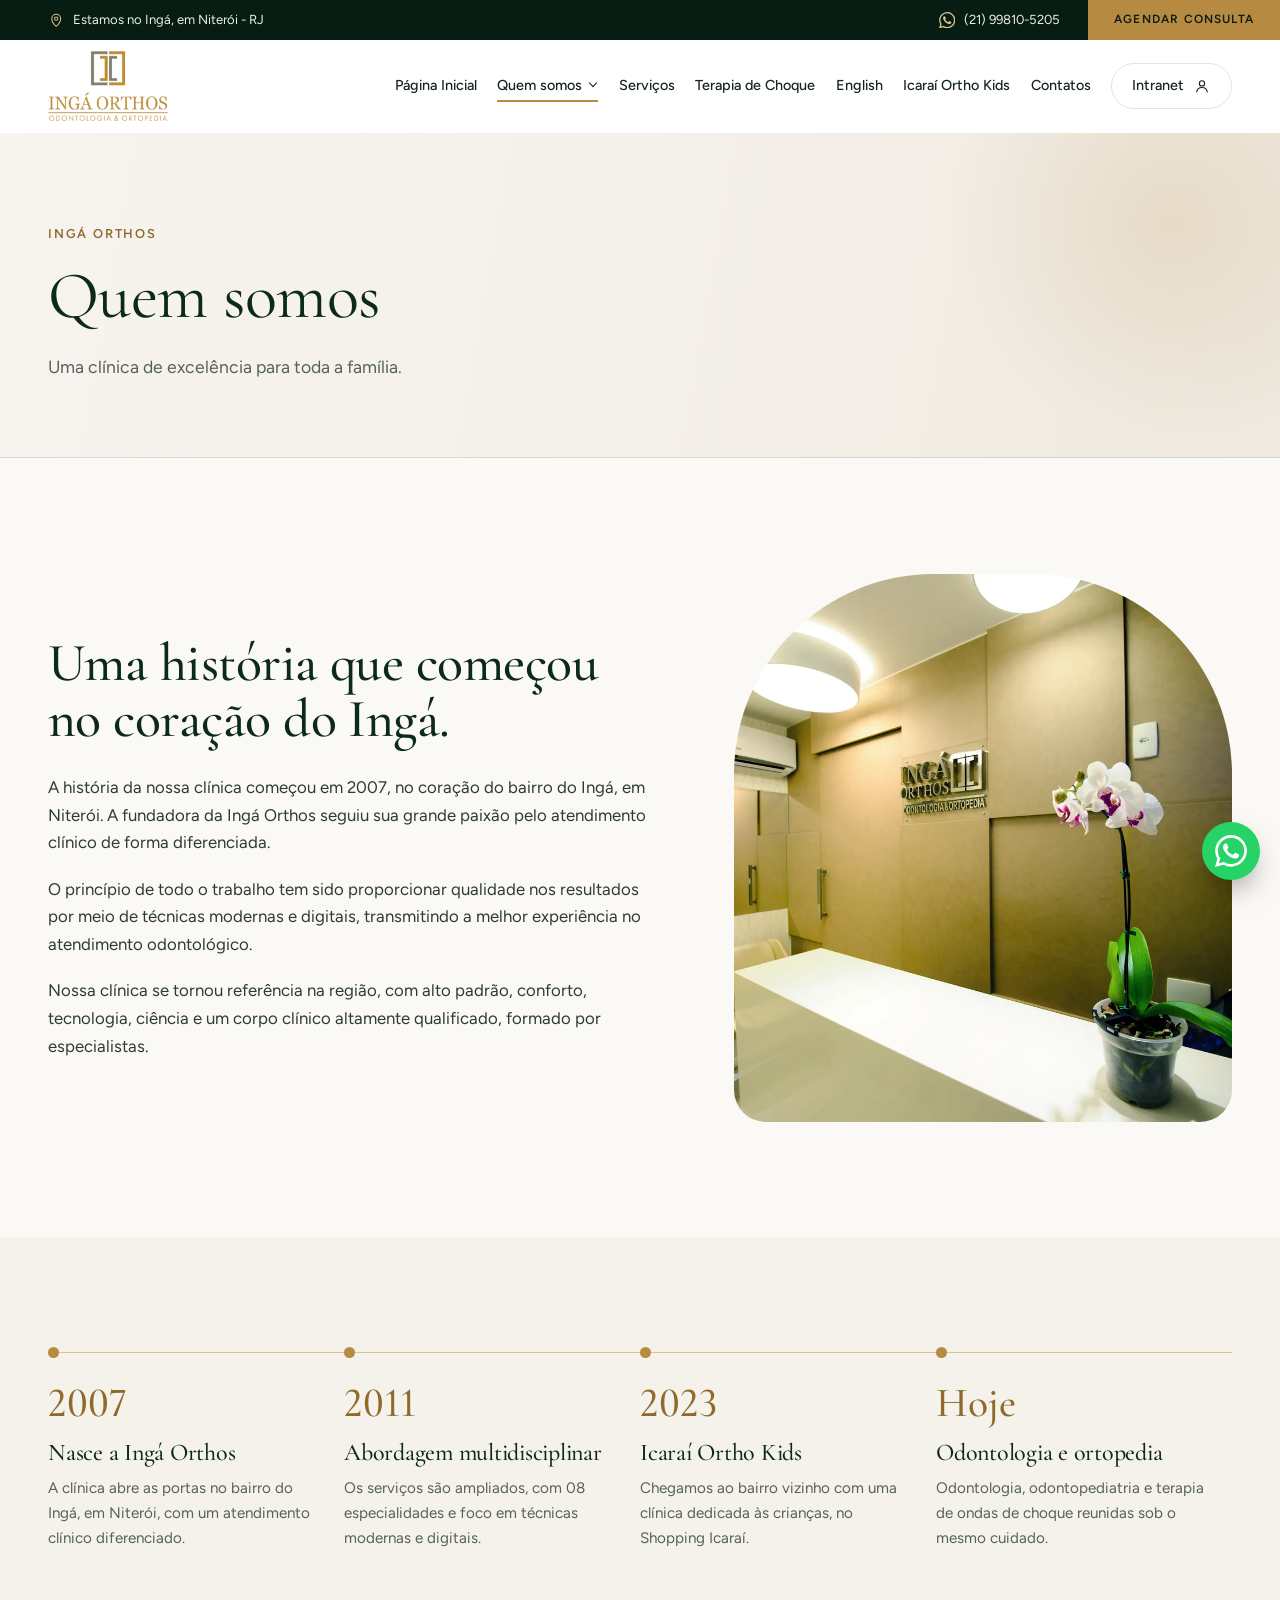
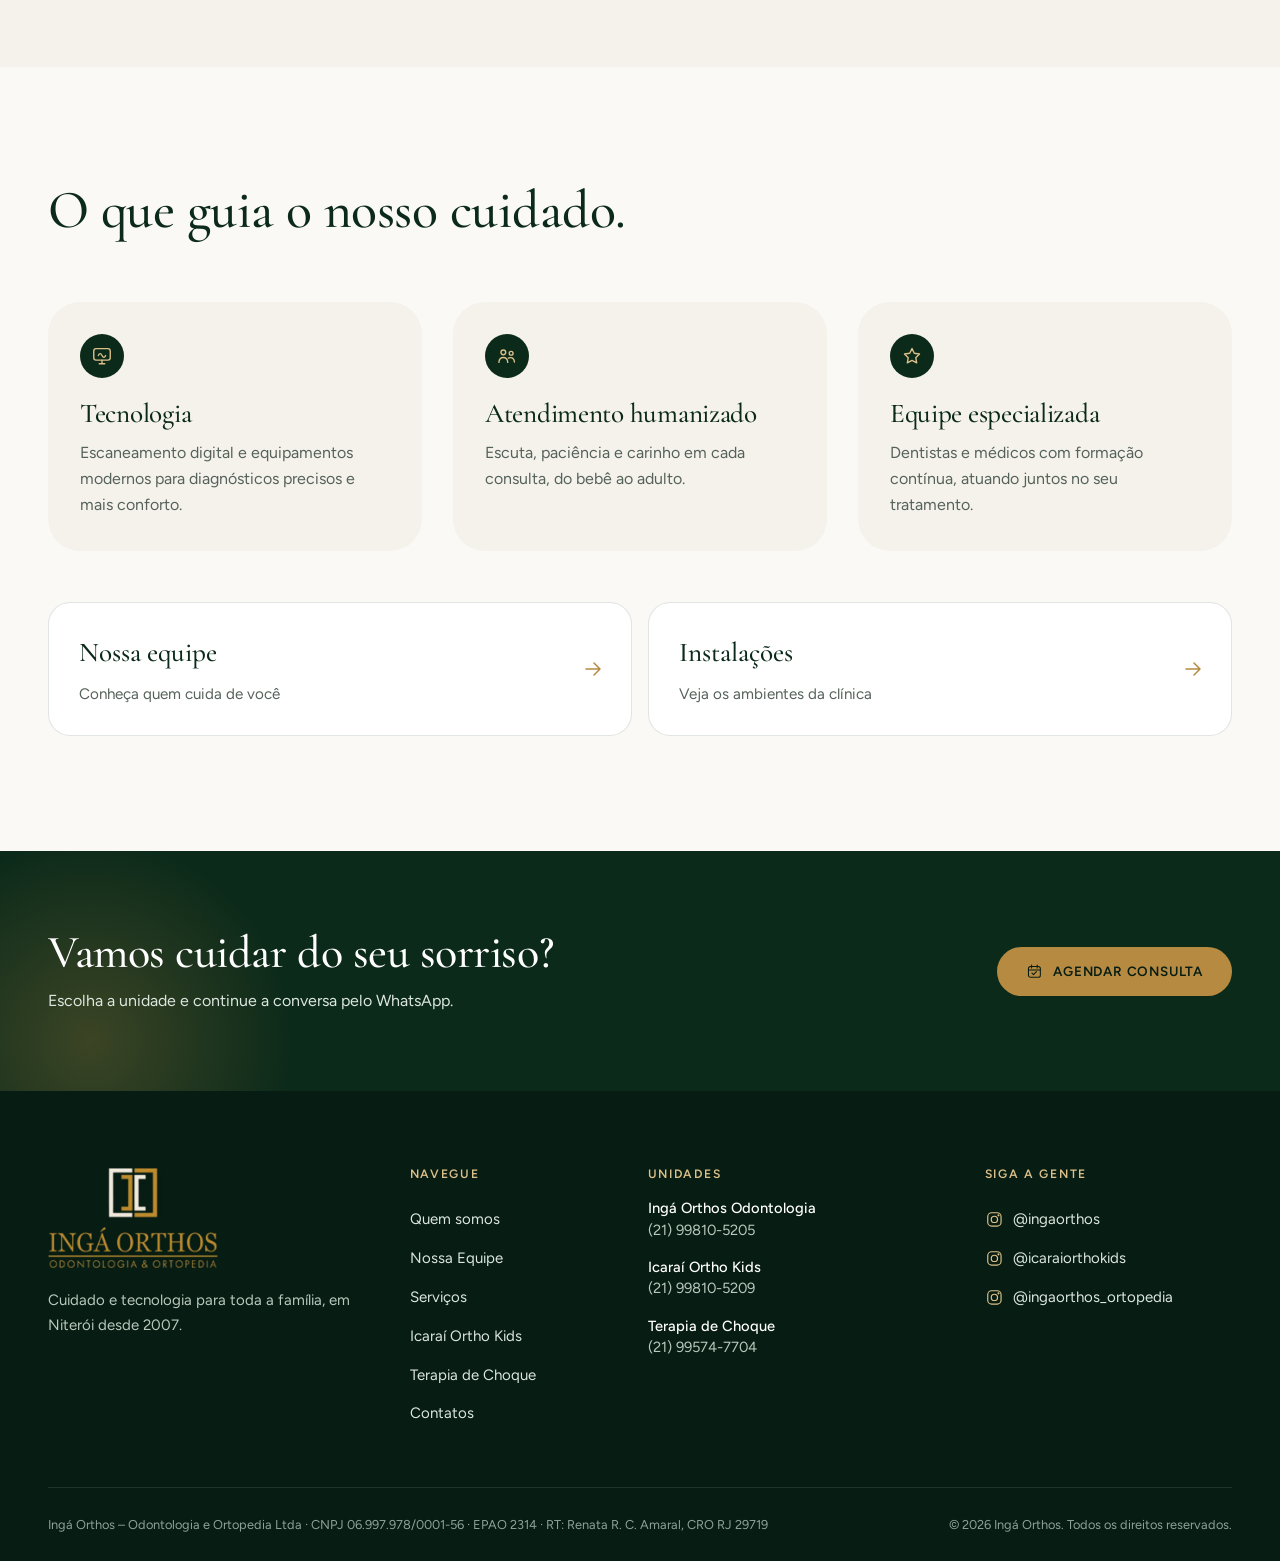
<file: quem-somos/index.html>
<!DOCTYPE html>
<html lang="en-US">
<head>
	<meta charset="UTF-8">
	<meta name="viewport" content="width=device-width, initial-scale=1">
	<meta name="description" content="Clínica de odontologia e ortopedia no Ingá, Niterói. Ortodontia, Invisalign, implantes, odontopediatria na Icaraí Ortho Kids e terapia de ondas de choque.">
	<meta name="theme-color" content="#0c2a1a">
	<title>Quem somos &#8211; Ingá Orthos</title>
<meta name='robots' content='max-image-preview:large' />
<link rel='dns-prefetch' href='//fonts.googleapis.com' />
<link rel="icon" type="image/png" href="../assets/img/favicon.png">
<link rel='stylesheet' id='io-fonts-css' href='https://fonts.googleapis.com/css2?family=Cormorant+Garamond:ital,wght@0,400;0,500;0,600;0,700;1,400;1,500&#038;family=Figtree:wght@400;500;600&#038;display=swap' media='all' />
<link rel='stylesheet' id='io-main-css' href='../assets/css/main.css' media='all' />
<link rel='stylesheet' id='io-pages-css' href='../assets/css/pages.css' media='all' />
</head>
<body class="wp-singular page-template page-template-page-templates page-template-template-quem-somos page-template-page-templatestemplate-quem-somos-php page page-id-5 page-parent wp-embed-responsive wp-theme-inga-orthos unit-odonto">
<svg width="0" height="0" style="position:absolute" aria-hidden="true" focusable="false"><defs>
    <symbol id="i-calendar" viewBox="0 0 24 24"><rect x="3.5" y="5" width="17" height="15.5" rx="3"/><path d="M8 3v4M16 3v4M3.5 10h17"/><path d="M8.5 14.5l2.2 2.2 4.3-4.4"/></symbol>
    <symbol id="i-whatsapp" viewBox="0 0 24 24"><path fill="currentColor" stroke="none" d="M17.472 14.382c-.297-.149-1.758-.867-2.03-.967-.273-.099-.471-.148-.67.15-.197.297-.767.966-.94 1.164-.173.199-.347.223-.644.075-.297-.15-1.255-.463-2.39-1.475-.883-.788-1.48-1.761-1.653-2.059-.173-.297-.018-.458.13-.606.134-.133.298-.347.446-.52.149-.174.198-.298.298-.497.099-.198.05-.371-.025-.52-.075-.149-.669-1.612-.916-2.207-.242-.579-.487-.5-.669-.51-.173-.008-.371-.01-.57-.01-.198 0-.52.074-.792.372-.272.297-1.04 1.016-1.04 2.479 0 1.462 1.065 2.875 1.213 3.074.149.198 2.096 3.2 5.077 4.487.709.306 1.262.489 1.694.625.712.227 1.36.195 1.871.118.571-.085 1.758-.719 2.006-1.413.248-.694.248-1.289.173-1.413-.074-.124-.272-.198-.57-.347m-5.421 7.403h-.004a9.87 9.87 0 01-5.031-1.378l-.361-.214-3.741.982.998-3.648-.235-.374a9.86 9.86 0 01-1.51-5.26c.001-5.45 4.436-9.884 9.888-9.884 2.64 0 5.122 1.03 6.988 2.898a9.825 9.825 0 012.893 6.994c-.003 5.45-4.437 9.884-9.885 9.884m8.413-18.297A11.815 11.815 0 0012.05 0C5.495 0 .16 5.335.157 11.892c0 2.096.547 4.142 1.588 5.945L.057 24l6.305-1.654a11.882 11.882 0 005.683 1.448h.005c6.554 0 11.89-5.335 11.893-11.893a11.821 11.821 0 00-3.48-8.413Z"/></symbol>
    <symbol id="i-pin" viewBox="0 0 24 24"><path d="M12 21s-6.5-5.7-6.5-11.2a6.5 6.5 0 0 1 13 0C18.5 15.3 12 21 12 21z"/><circle cx="12" cy="9.8" r="2.4"/></symbol>
    <symbol id="i-family" viewBox="0 0 24 24"><circle cx="8" cy="8" r="2.6"/><circle cx="16.5" cy="9" r="2.1"/><path d="M3.2 19c.2-3.3 2.2-5.3 4.8-5.300s4.6 2 4.8 5.300M13.5 14.300c.9-.5 1.9-.7 3-.5 2.1.4 3.4 2.2 3.6 4.7"/></symbol>
    <symbol id="i-monitor" viewBox="0 0 24 24"><rect x="3" y="4" width="18" height="12.5" rx="2.5"/><path d="M9 20.500h6M12 16.500v4"/><path d="M8 11.500c1.3-2.7 2.6-2.7 4 0s2.7 2.7 4 0"/></symbol>
    <symbol id="i-star" viewBox="0 0 24 24"><path d="M12 3.800l2.5 5.2 5.7.8-4.1 4 1 5.700L12 16.800l-5.1 2.7 1-5.7-4.1-4 5.7-.8z"/></symbol>
    <symbol id="i-tooth" viewBox="0 0 24 24"><path d="M7.5 3.500C5 3.5 3.5 5.5 3.5 8c0 2 .9 3.1 1.4 5.1.5 2.3.7 7.4 2.3 7.4 1.4 0 1.5-3.8 2.5-5 .5-.6 1-.6 1.5 0 1 1.2 1.1 5 2.5 5 1.6 0 1.8-5.1 2.3-7.4.5-2 1.5-3.1 1.5-5.1 0-2.5-1.5-4.5-4-4.5-1.4 0-2.1.7-3.1.7s-1.7-.7-3-.7z"/></symbol>
    <symbol id="i-braces" viewBox="0 0 24 24"><path d="M7 3.500C4.8 3.5 3.5 5.3 3.5 7.500c0 1.8.8 2.8 1.3 4.6.5 2.1.7 6.9 2.2 6.9 1.3 0 1.4-3.5 2.3-4.6.5-.5.9-.5 1.4 0 .9 1.1 1 4.6 2.3 4.6 1.5 0 1.7-4.8 2.2-6.9.5-1.8 1.3-2.8 1.3-4.6 0-2.2-1.3-4-3.5-4-1.2 0-1.9.6-2.8.6S8.2 3.5 7 3.500z" transform="translate(1.7 .8) scale(.86)"/><path d="M3 9.800h18"/><rect x="7" y="8.2" width="3.2" height="3.2" rx=".8"/><rect x="13.8" y="8.2" width="3.2" height="3.2" rx=".8"/></symbol>
    <symbol id="i-child" viewBox="0 0 24 24"><circle cx="12" cy="12.5" r="8.2"/><path d="M8.8 10.300v.6M15.2 10.300v.6M8.6 14.500c1 1.7 2.1 2.4 3.4 2.400s2.4-.7 3.4-2.4"/><path d="M9.5 4.700c.6 1.5 1.8 2.2 3.5 2.1 1.1-.1 2-.6 2.7-1.5"/></symbol>
    <symbol id="i-implant" viewBox="0 0 24 24"><path d="M6 3.500h12c.6 0 1 .5.9 1.1-.4 3-1.4 5-2.6 5.900H7.700C6.5 9.6 5.5 7.6 5.1 4.6 5 4 5.4 3.5 6 3.500z"/><path d="M8.5 12.500h7M9 15.200h6M9.8 17.900h4.400M10.8 20.300h2.400M12 9.800v0"/></symbol>
    <symbol id="i-canal" viewBox="0 0 24 24"><path d="M7.5 3.500C5 3.5 3.5 5.5 3.5 8c0 2 .9 3.1 1.4 5.1.5 2.3.7 7.4 2.3 7.4 1.4 0 1.5-3.8 2.5-5 .5-.6 1-.6 1.5 0 1 1.2 1.1 5 2.5 5 1.6 0 1.8-5.1 2.3-7.4.5-2 1.5-3.1 1.5-5.1 0-2.5-1.5-4.5-4-4.5-1.4 0-2.1.7-3.1.7s-1.7-.7-3-.7z"/><path d="M9 8.500c.4 2.5.6 5 .2 8M15 8.500c-.4 2.5-.6 5-.2 8"/></symbol>
    <symbol id="i-gum" viewBox="0 0 24 24"><path d="M6.5 3.500C4.5 3.5 3.5 5.2 3.5 7.200c0 1.5.7 2.4 1.1 3.9.3 1.2.4 3.6 1 3.6 1 0 1-1.8 1.8-2.5.3-.3.7-.3 1 0 .8.7.8 2.5 1.8 2.5.6 0 .7-2.4 1-3.6.4-1.5 1.1-2.4 1.1-3.9 0-2-1-3.7-3-3.7-1 0-1.6.6-2.4.6s-1.4-.6-2.4-.6z" transform="translate(2 -.5)"/><path d="M2.8 17.500c2.2-1.8 4.1-1.8 6.2 0s4 1.8 6.2 0 4-1.8 6 0"/><path d="M2.8 21c2.2-1.8 4.1-1.8 6.2 0s4 1.8 6.2 0 4-1.8 6 0"/></symbol>
    <symbol id="i-bone" viewBox="0 0 24 24"><path d="M6.2 3.800a2.6 2.6 0 0 0-2.5 3.3 2.6 2.6 0 0 0 3.2 1.800l8.1 8.100a2.6 2.6 0 0 0 1.8 3.2 2.6 2.6 0 0 0 3.3-2.5 2.6 2.6 0 0 0-1.9-2.6 2.6 2.6 0 0 0-2.6-1.900L8.9 8.500a2.6 2.6 0 0 0-1.9-2.6 2.6 2.6 0 0 0-.8-2.100z" transform="translate(1 .2)"/></symbol>
    <symbol id="i-wave" viewBox="0 0 24 24"><path d="M4 12h2.500l2-5 3.5 10 2.5-7 1.5 2H20"/><path d="M4 20.500h16M4 3.500h16" opacity=".35"/></symbol>
    <symbol id="i-clock" viewBox="0 0 24 24"><circle cx="12" cy="12" r="8.5"/><path d="M12 7.500V12l3 2"/></symbol>
    <symbol id="i-phone" viewBox="0 0 24 24"><path d="M5 4h3.300l1.7 4.2-2 1.300a11 11 0 0 0 5.5 5.500l1.3-2L19.1 14.700V18a2 2 0 0 1-2.1 2C10 19.5 4.5 14 4 7A2 2 0 0 1 5 4z"/></symbol>
    <symbol id="i-mail" viewBox="0 0 24 24"><rect x="3" y="5" width="18" height="14" rx="3"/><path d="M3.5 7.500l8.5 6 8.5-6"/></symbol>
    <symbol id="i-instagram" viewBox="0 0 24 24"><rect x="3.5" y="3.5" width="17" height="17" rx="5"/><circle cx="12" cy="12" r="4"/><circle cx="17.2" cy="6.8" r=".6"/></symbol>
    <symbol id="i-arrow" viewBox="0 0 24 24"><path d="M5 12h14M13 6l6 6-6 6"/></symbol>
    <symbol id="i-chevron" viewBox="0 0 24 24"><path d="M6 9l6 6 6-6"/></symbol>
    <symbol id="i-quote" viewBox="0 0 32 32"><path d="M13.5 6C8 8.2 4.5 12.5 4.5 19.500V26h9v-8.500H8.800C9 13.7 10.9 11 14.5 9.200zM27.5 6C22 8.2 18.5 12.5 18.5 19.500V26h9v-8.500h-4.700c.2-3.8 2.1-6.5 5.7-8.300z"/></symbol>
    <symbol id="i-check" viewBox="0 0 24 24"><path d="M5 12.500l4.5 4.500L19 7.5"/></symbol>
    <symbol id="i-baby" viewBox="0 0 24 24"><circle cx="12" cy="12" r="8.5"/><path d="M12 3.500c-.6 1.2-.2 2.1 1 2.4"/><circle cx="9.3" cy="11.5" r=".5"/><circle cx="14.7" cy="11.5" r=".5"/><path d="M10 15c1.2.9 2.8.9 4 0"/></symbol>
    <symbol id="i-tongue" viewBox="0 0 24 24"><path d="M4 9.500c2.5 3 5 4.5 8 4.500s5.5-1.5 8-4.5"/><path d="M9 13.500c0 3.5 1.3 5.5 3 5.500s3-2 3-5.5"/><path d="M12 14v3.5"/></symbol>
  </defs></svg>

<a class="skip" href="#conteudo">Ir para o conteúdo</a>

<div class="topbar">
	<div class="wrap topbar__in">
		<p class="topbar__loc"><svg class="ic" aria-hidden="true" focusable="false"><use href="#i-pin"/></svg><span>Estamos no Ingá, em Niterói - RJ</span></p>
		<div class="topbar__right">
			<a class="topbar__wa" href="https://wa.me/5521998105205" target="_blank" rel="noopener"><svg class="ic" aria-hidden="true" focusable="false"><use href="#i-whatsapp"/></svg>(21) 99810-5205</a>
			<a class="topbar__cta" href="../contatos/index.html?unidade=odonto#agendar">Agendar consulta</a>
		</div>
	</div>
</div>

<header class="header" id="topo">
	<div class="wrap header__in">
		<a class="brand" href="../index.html" aria-label="Ingá Orthos, página inicial">
			<img src="../assets/img/logo-original.png" loading="eager" alt="Ingá Orthos Odontologia">		</a>
		<nav class="nav" id="menu" aria-label="Principal">
			<ul id="menu-menu-principal" class="nav__list"><li id="menu-item-14" class="menu-item menu-item-type-post_type menu-item-object-page menu-item-home menu-item-14"><a href="../index.html">Página Inicial</a></li>
<li id="menu-item-15" class="menu-item menu-item-type-post_type menu-item-object-page current-menu-item page_item page-item-5 current_page_item menu-item-has-children menu-item-15"><a href="index.html" aria-current="page">Quem somos</a>
<ul class="sub-menu">
	<li id="menu-item-16" class="menu-item menu-item-type-post_type menu-item-object-page menu-item-16"><a href="nossa-equipe/index.html">Nossa Equipe</a></li>
	<li id="menu-item-17" class="menu-item menu-item-type-post_type menu-item-object-page menu-item-17"><a href="instalacoes/index.html">Instalações</a></li>
</ul>
</li>
<li id="menu-item-18" class="menu-item menu-item-type-post_type menu-item-object-page menu-item-18"><a href="../servicos/index.html">Serviços</a></li>
<li id="menu-item-19" class="menu-item menu-item-type-post_type menu-item-object-page menu-item-19"><a href="../terapia-de-choque/index.html">Terapia de Choque</a></li>
<li id="menu-item-21" class="menu-item menu-item-type-post_type menu-item-object-page menu-item-21"><a href="../english/index.html">English</a></li>
<li id="menu-item-22" class="menu-item menu-item-type-post_type menu-item-object-page menu-item-22"><a href="../icarai-ortho-kids/index.html">Icaraí Ortho Kids</a></li>
<li id="menu-item-23" class="menu-item menu-item-type-post_type menu-item-object-page menu-item-23"><a href="../contatos/index.html">Contatos</a></li>
</ul>			<a class="nav__intranet" href="https://app.simplesdental.com/simples/login" target="_blank" rel="noopener">
				Intranet
				<svg class="ic" viewBox="0 0 24 24" aria-hidden="true"><circle cx="12" cy="8.5" r="3.5"/><path d="M5 20c.5-4 3.3-6 7-6s6.500 2 7 6"/></svg>
			</a>
		</nav>
		<button class="burger" type="button" aria-expanded="false" aria-controls="menu" aria-label="Abrir menu"><span></span><span></span><span></span></button>
	</div>
</header>

<main id="conteudo">
	<section class="page-head">
		<div class="wrap page-head__in">
							<p class="eyebrow">Ingá Orthos</p>
						<h1>Quem somos</h1>
							<p class="lead">Uma clínica de excelência para toda a família.</p>
					</div>
	</section>
	
<section class="section">
	<div class="wrap about">
		<div class="about__text">
			<h2>Uma história que começou no coração do Ingá.</h2>
			<div class="prose"><p>A história da nossa clínica começou em 2007, no coração do bairro do Ingá, em Niterói. A fundadora da Ingá Orthos seguiu sua grande paixão pelo atendimento clínico de forma diferenciada.</p>
<p>O princípio de todo o trabalho tem sido proporcionar qualidade nos resultados por meio de técnicas modernas e digitais, transmitindo a melhor experiência no atendimento odontológico.</p>
<p>Nossa clínica se tornou referência na região, com alto padrão, conforto, tecnologia, ciência e um corpo clínico altamente qualificado, formado por especialistas.</p>
</div>
		</div>
		<figure class="about__photo">
			<img src="../assets/img/clinica-recepcao.webp" loading="lazy" alt="Recepção da Ingá Orthos">		</figure>
	</div>
</section>

<section class="section section--cream">
	<div class="wrap">
		<ol class="timeline">
							<li>
					<span class="timeline__year">2007</span>
					<h3>Nasce a Ingá Orthos</h3>
					<p>A clínica abre as portas no bairro do Ingá, em Niterói, com um atendimento clínico diferenciado.</p>
				</li>
							<li>
					<span class="timeline__year">2011</span>
					<h3>Abordagem multidisciplinar</h3>
					<p>Os serviços são ampliados, com 08 especialidades e foco em técnicas modernas e digitais.</p>
				</li>
							<li>
					<span class="timeline__year">2023</span>
					<h3>Icaraí Ortho Kids</h3>
					<p>Chegamos ao bairro vizinho com uma clínica dedicada às crianças, no Shopping Icaraí.</p>
				</li>
							<li>
					<span class="timeline__year">Hoje</span>
					<h3>Odontologia e ortopedia</h3>
					<p>Odontologia, odontopediatria e terapia de ondas de choque reunidas sob o mesmo cuidado.</p>
				</li>
					</ol>
	</div>
</section>

<section class="section">
	<div class="wrap">
		<header class="section__head">
			<h2>O que guia o nosso cuidado.</h2>
		</header>
		<ul class="pillars">
							<li>
					<span class="ico-round"><svg class="ic" aria-hidden="true" focusable="false"><use href="#i-monitor"/></svg></span>
					<h3>Tecnologia</h3>
					<p>Escaneamento digital e equipamentos modernos para diagnósticos precisos e mais conforto.</p>
				</li>
							<li>
					<span class="ico-round"><svg class="ic" aria-hidden="true" focusable="false"><use href="#i-family"/></svg></span>
					<h3>Atendimento humanizado</h3>
					<p>Escuta, paciência e carinho em cada consulta, do bebê ao adulto.</p>
				</li>
							<li>
					<span class="ico-round"><svg class="ic" aria-hidden="true" focusable="false"><use href="#i-star"/></svg></span>
					<h3>Equipe especializada</h3>
					<p>Dentistas e médicos com formação contínua, atuando juntos no seu tratamento.</p>
				</li>
					</ul>
		<div class="linkcards">
			<a class="linkcard" href="nossa-equipe/index.html"><strong>Nossa equipe</strong><span>Conheça quem cuida de você</span><svg class="ic" aria-hidden="true" focusable="false"><use href="#i-arrow"/></svg></a>
			<a class="linkcard" href="instalacoes/index.html"><strong>Instalações</strong><span>Veja os ambientes da clínica</span><svg class="ic" aria-hidden="true" focusable="false"><use href="#i-arrow"/></svg></a>
		</div>
	</div>
</section>

	<section class="cta-band">
		<div class="wrap cta-band__in">
			<div>
				<h2>Vamos cuidar do seu sorriso?</h2>
				<p>Escolha a unidade e continue a conversa pelo WhatsApp.</p>
			</div>
			<a class="btn btn--gold" href="../contatos/index.html?unidade=odonto#agendar"><svg class="ic" aria-hidden="true" focusable="false"><use href="#i-calendar"/></svg>Agendar consulta</a>
		</div>
	</section>
	</main>

<footer class="footer">
	<div class="wrap footer__in">
		<div class="footer__brand">
			<img src="../assets/img/logo-original-claro.png" loading="lazy" alt="Ingá Orthos, odontologia e ortopedia">			<p>Cuidado e tecnologia para toda a família, em Niterói desde 2007.</p>
		</div>

		<nav class="footer__nav" aria-label="Rodapé">
			<h4>Navegue</h4>
			<ul id="menu-menu-do-rodape" class="footer__list"><li id="menu-item-24" class="menu-item menu-item-type-post_type menu-item-object-page current-menu-item page_item page-item-5 current_page_item menu-item-24"><a href="index.html" aria-current="page">Quem somos</a></li>
<li id="menu-item-25" class="menu-item menu-item-type-post_type menu-item-object-page menu-item-25"><a href="nossa-equipe/index.html">Nossa Equipe</a></li>
<li id="menu-item-26" class="menu-item menu-item-type-post_type menu-item-object-page menu-item-26"><a href="../servicos/index.html">Serviços</a></li>
<li id="menu-item-27" class="menu-item menu-item-type-post_type menu-item-object-page menu-item-27"><a href="../icarai-ortho-kids/index.html">Icaraí Ortho Kids</a></li>
<li id="menu-item-28" class="menu-item menu-item-type-post_type menu-item-object-page menu-item-28"><a href="../terapia-de-choque/index.html">Terapia de Choque</a></li>
<li id="menu-item-30" class="menu-item menu-item-type-post_type menu-item-object-page menu-item-30"><a href="../contatos/index.html">Contatos</a></li>
</ul>		</nav>

		<div class="footer__units">
			<h4>Unidades</h4>
											<p>
					<b>Ingá Orthos Odontologia</b>
					<a href="https://wa.me/5521998105205" target="_blank" rel="noopener">(21) 99810-5205</a>
				</p>
											<p>
					<b>Icaraí Ortho Kids</b>
					<a href="https://wa.me/5521998105209" target="_blank" rel="noopener">(21) 99810-5209</a>
				</p>
											<p>
					<b>Terapia de Choque</b>
					<a href="https://wa.me/5521995747704" target="_blank" rel="noopener">(21) 99574-7704</a>
				</p>
					</div>

		<div class="footer__social">
			<h4>Siga a gente</h4>
																<a href="https://www.instagram.com/ingaorthos/" target="_blank" rel="noopener"><svg class="ic" aria-hidden="true" focusable="false"><use href="#i-instagram"/></svg>@ingaorthos</a>
																				<a href="https://www.instagram.com/icaraiorthokids" target="_blank" rel="noopener"><svg class="ic" aria-hidden="true" focusable="false"><use href="#i-instagram"/></svg>@icaraiorthokids</a>
																				<a href="https://www.instagram.com/ingaorthos_ortopedia" target="_blank" rel="noopener"><svg class="ic" aria-hidden="true" focusable="false"><use href="#i-instagram"/></svg>@ingaorthos_ortopedia</a>
									</div>
	</div>
	<div class="wrap">
		<div class="footer__legal">
			<p>Ingá Orthos – Odontologia e Ortopedia Ltda · CNPJ 06.997.978/0001-56 · EPAO 2314 · RT: Renata R. C. Amaral, CRO RJ 29719</p>
			<p>© 2026 Ingá Orthos. Todos os direitos reservados.</p>
		</div>
	</div>
</footer>

<a class="wa-float" href="https://wa.me/5521998105205?text=Ol%C3%A1%21%20Gostaria%20de%20marcar%20uma%20consulta." target="_blank" rel="noopener" aria-label="Falar no WhatsApp"><svg class="ic" aria-hidden="true" focusable="false"><use href="#i-whatsapp"/></svg></a>

<script id="io-main-js" src="../assets/js/main.js"></script>
</body>
</html>
</file>
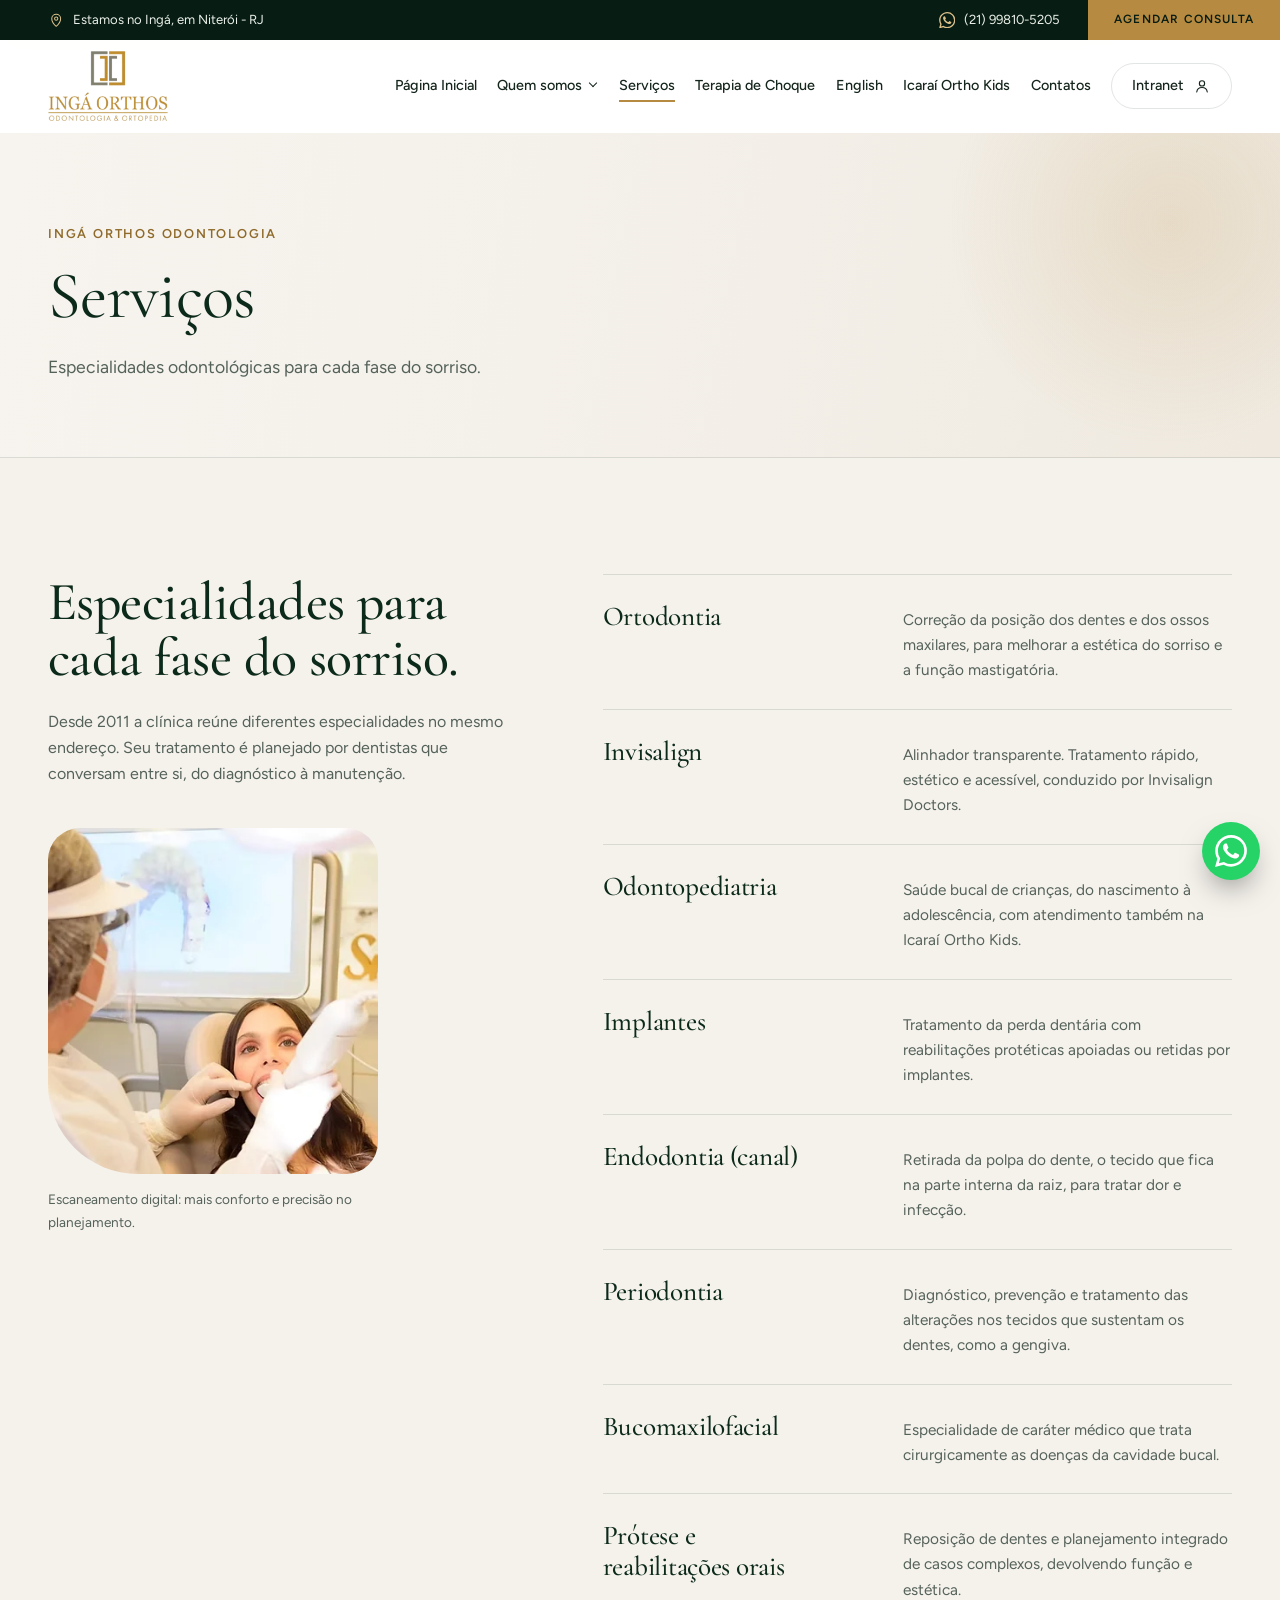
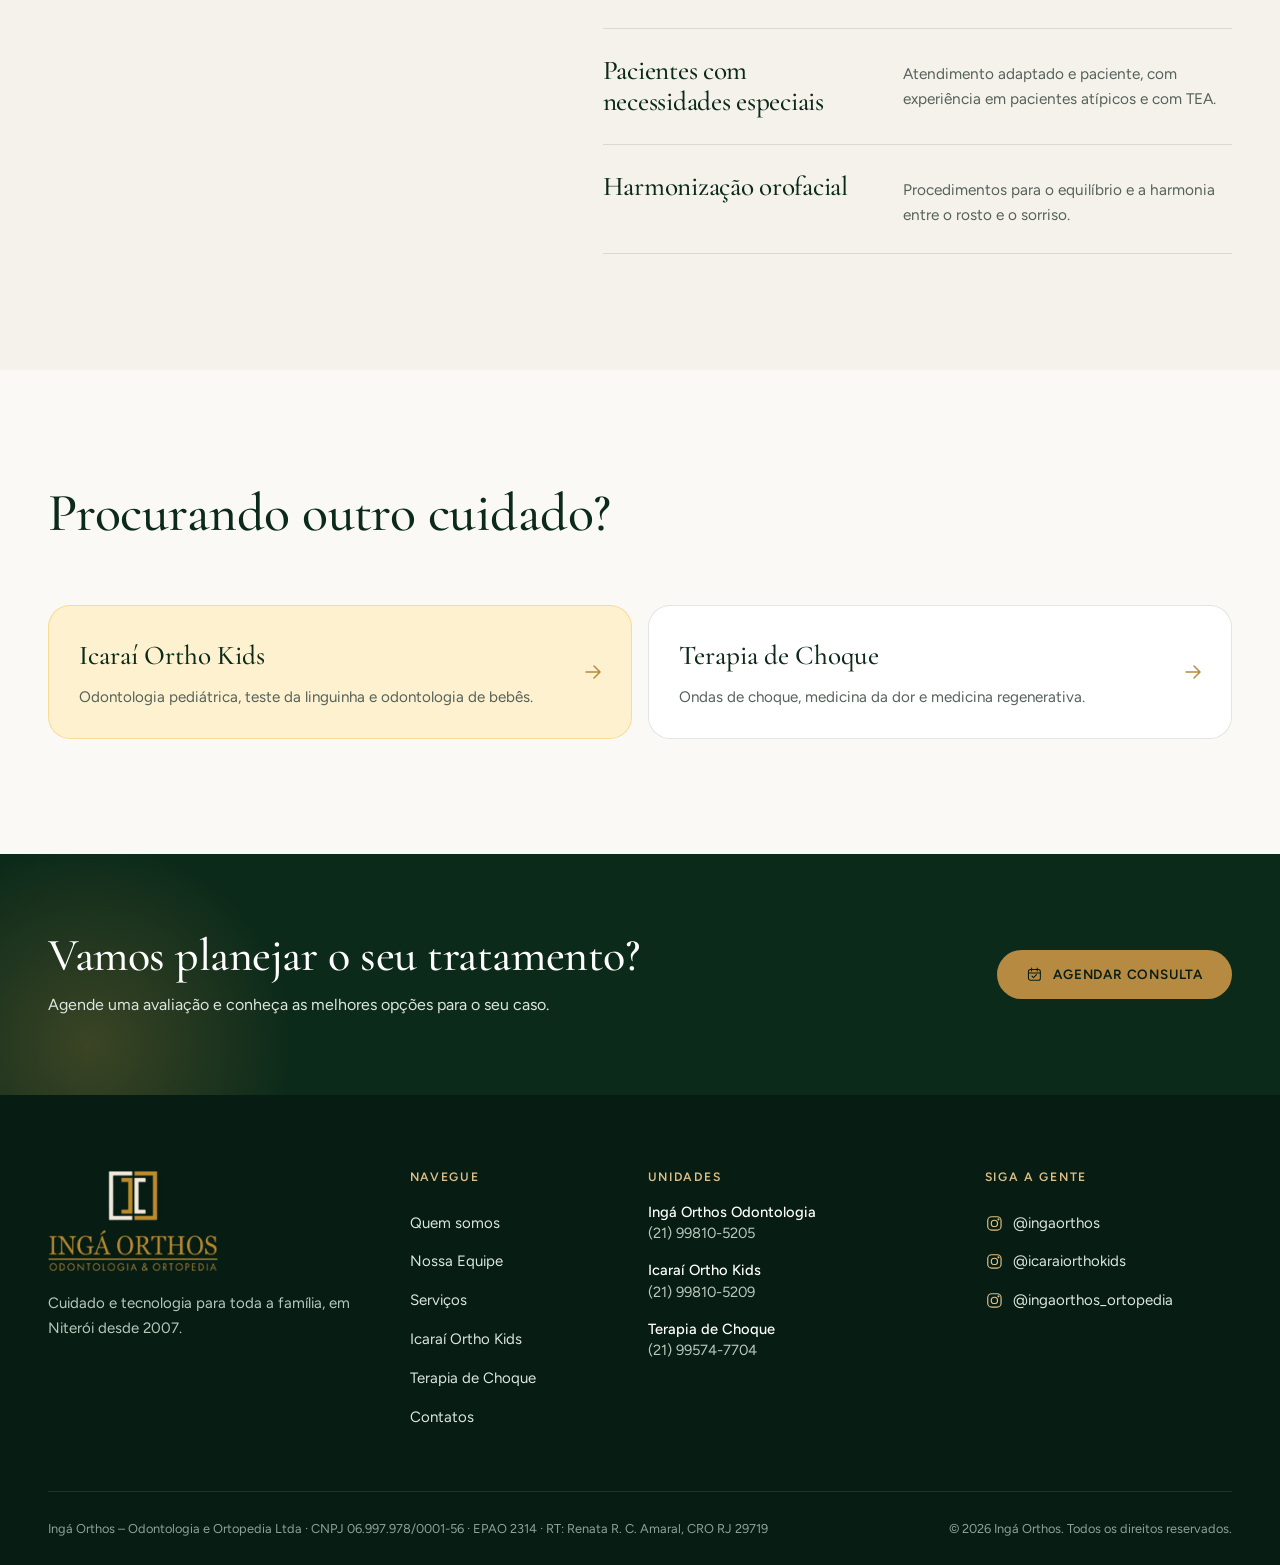
<file: servicos/index.html>
<!DOCTYPE html>
<html lang="en-US">
<head>
	<meta charset="UTF-8">
	<meta name="viewport" content="width=device-width, initial-scale=1">
	<meta name="description" content="Clínica de odontologia e ortopedia no Ingá, Niterói. Ortodontia, Invisalign, implantes, odontopediatria na Icaraí Ortho Kids e terapia de ondas de choque.">
	<meta name="theme-color" content="#0c2a1a">
	<title>Serviços &#8211; Ingá Orthos</title>
<meta name='robots' content='max-image-preview:large' />
<link rel='dns-prefetch' href='//fonts.googleapis.com' />
<link rel="icon" type="image/png" href="../assets/img/favicon.png">
<link rel='stylesheet' id='io-fonts-css' href='https://fonts.googleapis.com/css2?family=Cormorant+Garamond:ital,wght@0,400;0,500;0,600;0,700;1,400;1,500&#038;family=Figtree:wght@400;500;600&#038;display=swap' media='all' />
<link rel='stylesheet' id='io-main-css' href='../assets/css/main.css' media='all' />
<link rel='stylesheet' id='io-pages-css' href='../assets/css/pages.css' media='all' />
</head>
<body class="wp-singular page-template page-template-page-templates page-template-template-servicos page-template-page-templatestemplate-servicos-php page page-id-8 wp-embed-responsive wp-theme-inga-orthos unit-odonto">
<svg width="0" height="0" style="position:absolute" aria-hidden="true" focusable="false"><defs>
    <symbol id="i-calendar" viewBox="0 0 24 24"><rect x="3.5" y="5" width="17" height="15.5" rx="3"/><path d="M8 3v4M16 3v4M3.5 10h17"/><path d="M8.5 14.5l2.2 2.2 4.3-4.4"/></symbol>
    <symbol id="i-whatsapp" viewBox="0 0 24 24"><path fill="currentColor" stroke="none" d="M17.472 14.382c-.297-.149-1.758-.867-2.03-.967-.273-.099-.471-.148-.67.15-.197.297-.767.966-.94 1.164-.173.199-.347.223-.644.075-.297-.15-1.255-.463-2.39-1.475-.883-.788-1.48-1.761-1.653-2.059-.173-.297-.018-.458.13-.606.134-.133.298-.347.446-.52.149-.174.198-.298.298-.497.099-.198.05-.371-.025-.52-.075-.149-.669-1.612-.916-2.207-.242-.579-.487-.5-.669-.51-.173-.008-.371-.01-.57-.01-.198 0-.52.074-.792.372-.272.297-1.04 1.016-1.04 2.479 0 1.462 1.065 2.875 1.213 3.074.149.198 2.096 3.2 5.077 4.487.709.306 1.262.489 1.694.625.712.227 1.36.195 1.871.118.571-.085 1.758-.719 2.006-1.413.248-.694.248-1.289.173-1.413-.074-.124-.272-.198-.57-.347m-5.421 7.403h-.004a9.87 9.87 0 01-5.031-1.378l-.361-.214-3.741.982.998-3.648-.235-.374a9.86 9.86 0 01-1.51-5.26c.001-5.45 4.436-9.884 9.888-9.884 2.64 0 5.122 1.03 6.988 2.898a9.825 9.825 0 012.893 6.994c-.003 5.45-4.437 9.884-9.885 9.884m8.413-18.297A11.815 11.815 0 0012.05 0C5.495 0 .16 5.335.157 11.892c0 2.096.547 4.142 1.588 5.945L.057 24l6.305-1.654a11.882 11.882 0 005.683 1.448h.005c6.554 0 11.89-5.335 11.893-11.893a11.821 11.821 0 00-3.48-8.413Z"/></symbol>
    <symbol id="i-pin" viewBox="0 0 24 24"><path d="M12 21s-6.5-5.7-6.5-11.2a6.5 6.5 0 0 1 13 0C18.5 15.3 12 21 12 21z"/><circle cx="12" cy="9.8" r="2.4"/></symbol>
    <symbol id="i-family" viewBox="0 0 24 24"><circle cx="8" cy="8" r="2.6"/><circle cx="16.5" cy="9" r="2.1"/><path d="M3.2 19c.2-3.3 2.2-5.3 4.8-5.300s4.6 2 4.8 5.300M13.5 14.300c.9-.5 1.9-.7 3-.5 2.1.4 3.4 2.2 3.6 4.7"/></symbol>
    <symbol id="i-monitor" viewBox="0 0 24 24"><rect x="3" y="4" width="18" height="12.5" rx="2.5"/><path d="M9 20.500h6M12 16.500v4"/><path d="M8 11.500c1.3-2.7 2.6-2.7 4 0s2.7 2.7 4 0"/></symbol>
    <symbol id="i-star" viewBox="0 0 24 24"><path d="M12 3.800l2.5 5.2 5.7.8-4.1 4 1 5.700L12 16.800l-5.1 2.7 1-5.7-4.1-4 5.7-.8z"/></symbol>
    <symbol id="i-tooth" viewBox="0 0 24 24"><path d="M7.5 3.500C5 3.5 3.5 5.5 3.5 8c0 2 .9 3.1 1.4 5.1.5 2.3.7 7.4 2.3 7.4 1.4 0 1.5-3.8 2.5-5 .5-.6 1-.6 1.5 0 1 1.2 1.1 5 2.5 5 1.6 0 1.8-5.1 2.3-7.4.5-2 1.5-3.1 1.5-5.1 0-2.5-1.5-4.5-4-4.5-1.4 0-2.1.7-3.1.7s-1.7-.7-3-.7z"/></symbol>
    <symbol id="i-braces" viewBox="0 0 24 24"><path d="M7 3.500C4.8 3.5 3.5 5.3 3.5 7.500c0 1.8.8 2.8 1.3 4.6.5 2.1.7 6.9 2.2 6.9 1.3 0 1.4-3.5 2.3-4.6.5-.5.9-.5 1.4 0 .9 1.1 1 4.6 2.3 4.6 1.5 0 1.7-4.8 2.2-6.9.5-1.8 1.3-2.8 1.3-4.6 0-2.2-1.3-4-3.5-4-1.2 0-1.9.6-2.8.6S8.2 3.5 7 3.500z" transform="translate(1.7 .8) scale(.86)"/><path d="M3 9.800h18"/><rect x="7" y="8.2" width="3.2" height="3.2" rx=".8"/><rect x="13.8" y="8.2" width="3.2" height="3.2" rx=".8"/></symbol>
    <symbol id="i-child" viewBox="0 0 24 24"><circle cx="12" cy="12.5" r="8.2"/><path d="M8.8 10.300v.6M15.2 10.300v.6M8.6 14.500c1 1.7 2.1 2.4 3.4 2.400s2.4-.7 3.4-2.4"/><path d="M9.5 4.700c.6 1.5 1.8 2.2 3.5 2.1 1.1-.1 2-.6 2.7-1.5"/></symbol>
    <symbol id="i-implant" viewBox="0 0 24 24"><path d="M6 3.500h12c.6 0 1 .5.9 1.1-.4 3-1.4 5-2.6 5.900H7.700C6.5 9.6 5.5 7.6 5.1 4.6 5 4 5.4 3.5 6 3.500z"/><path d="M8.5 12.500h7M9 15.200h6M9.8 17.900h4.400M10.8 20.300h2.400M12 9.800v0"/></symbol>
    <symbol id="i-canal" viewBox="0 0 24 24"><path d="M7.5 3.500C5 3.5 3.5 5.5 3.5 8c0 2 .9 3.1 1.4 5.1.5 2.3.7 7.4 2.3 7.4 1.4 0 1.5-3.8 2.5-5 .5-.6 1-.6 1.5 0 1 1.2 1.1 5 2.5 5 1.6 0 1.8-5.1 2.3-7.4.5-2 1.5-3.1 1.5-5.1 0-2.5-1.5-4.5-4-4.5-1.4 0-2.1.7-3.1.7s-1.7-.7-3-.7z"/><path d="M9 8.500c.4 2.5.6 5 .2 8M15 8.500c-.4 2.5-.6 5-.2 8"/></symbol>
    <symbol id="i-gum" viewBox="0 0 24 24"><path d="M6.5 3.500C4.5 3.5 3.5 5.2 3.5 7.200c0 1.5.7 2.4 1.1 3.9.3 1.2.4 3.6 1 3.6 1 0 1-1.8 1.8-2.5.3-.3.7-.3 1 0 .8.7.8 2.5 1.8 2.5.6 0 .7-2.4 1-3.6.4-1.5 1.1-2.4 1.1-3.9 0-2-1-3.7-3-3.7-1 0-1.6.6-2.4.6s-1.4-.6-2.4-.6z" transform="translate(2 -.5)"/><path d="M2.8 17.500c2.2-1.8 4.1-1.8 6.2 0s4 1.8 6.2 0 4-1.8 6 0"/><path d="M2.8 21c2.2-1.8 4.1-1.8 6.2 0s4 1.8 6.2 0 4-1.8 6 0"/></symbol>
    <symbol id="i-bone" viewBox="0 0 24 24"><path d="M6.2 3.800a2.6 2.6 0 0 0-2.5 3.3 2.6 2.6 0 0 0 3.2 1.800l8.1 8.100a2.6 2.6 0 0 0 1.8 3.2 2.6 2.6 0 0 0 3.3-2.5 2.6 2.6 0 0 0-1.9-2.6 2.6 2.6 0 0 0-2.6-1.900L8.9 8.500a2.6 2.6 0 0 0-1.9-2.6 2.6 2.6 0 0 0-.8-2.100z" transform="translate(1 .2)"/></symbol>
    <symbol id="i-wave" viewBox="0 0 24 24"><path d="M4 12h2.500l2-5 3.5 10 2.5-7 1.5 2H20"/><path d="M4 20.500h16M4 3.500h16" opacity=".35"/></symbol>
    <symbol id="i-clock" viewBox="0 0 24 24"><circle cx="12" cy="12" r="8.5"/><path d="M12 7.500V12l3 2"/></symbol>
    <symbol id="i-phone" viewBox="0 0 24 24"><path d="M5 4h3.300l1.7 4.2-2 1.300a11 11 0 0 0 5.5 5.500l1.3-2L19.1 14.700V18a2 2 0 0 1-2.1 2C10 19.5 4.5 14 4 7A2 2 0 0 1 5 4z"/></symbol>
    <symbol id="i-mail" viewBox="0 0 24 24"><rect x="3" y="5" width="18" height="14" rx="3"/><path d="M3.5 7.500l8.5 6 8.5-6"/></symbol>
    <symbol id="i-instagram" viewBox="0 0 24 24"><rect x="3.5" y="3.5" width="17" height="17" rx="5"/><circle cx="12" cy="12" r="4"/><circle cx="17.2" cy="6.8" r=".6"/></symbol>
    <symbol id="i-arrow" viewBox="0 0 24 24"><path d="M5 12h14M13 6l6 6-6 6"/></symbol>
    <symbol id="i-chevron" viewBox="0 0 24 24"><path d="M6 9l6 6 6-6"/></symbol>
    <symbol id="i-quote" viewBox="0 0 32 32"><path d="M13.5 6C8 8.2 4.5 12.5 4.5 19.500V26h9v-8.500H8.800C9 13.7 10.9 11 14.5 9.200zM27.5 6C22 8.2 18.5 12.5 18.5 19.500V26h9v-8.500h-4.700c.2-3.8 2.1-6.5 5.7-8.300z"/></symbol>
    <symbol id="i-check" viewBox="0 0 24 24"><path d="M5 12.500l4.5 4.500L19 7.5"/></symbol>
    <symbol id="i-baby" viewBox="0 0 24 24"><circle cx="12" cy="12" r="8.5"/><path d="M12 3.500c-.6 1.2-.2 2.1 1 2.4"/><circle cx="9.3" cy="11.5" r=".5"/><circle cx="14.7" cy="11.5" r=".5"/><path d="M10 15c1.2.9 2.8.9 4 0"/></symbol>
    <symbol id="i-tongue" viewBox="0 0 24 24"><path d="M4 9.500c2.5 3 5 4.5 8 4.500s5.5-1.5 8-4.5"/><path d="M9 13.500c0 3.5 1.3 5.5 3 5.500s3-2 3-5.5"/><path d="M12 14v3.5"/></symbol>
  </defs></svg>

<a class="skip" href="#conteudo">Ir para o conteúdo</a>

<div class="topbar">
	<div class="wrap topbar__in">
		<p class="topbar__loc"><svg class="ic" aria-hidden="true" focusable="false"><use href="#i-pin"/></svg><span>Estamos no Ingá, em Niterói - RJ</span></p>
		<div class="topbar__right">
			<a class="topbar__wa" href="https://wa.me/5521998105205" target="_blank" rel="noopener"><svg class="ic" aria-hidden="true" focusable="false"><use href="#i-whatsapp"/></svg>(21) 99810-5205</a>
			<a class="topbar__cta" href="../contatos/index.html?unidade=odonto#agendar">Agendar consulta</a>
		</div>
	</div>
</div>

<header class="header" id="topo">
	<div class="wrap header__in">
		<a class="brand" href="../index.html" aria-label="Ingá Orthos, página inicial">
			<img src="../assets/img/logo-original.png" loading="eager" alt="Ingá Orthos Odontologia">		</a>
		<nav class="nav" id="menu" aria-label="Principal">
			<ul id="menu-menu-principal" class="nav__list"><li id="menu-item-14" class="menu-item menu-item-type-post_type menu-item-object-page menu-item-home menu-item-14"><a href="../index.html">Página Inicial</a></li>
<li id="menu-item-15" class="menu-item menu-item-type-post_type menu-item-object-page menu-item-has-children menu-item-15"><a href="../quem-somos/index.html">Quem somos</a>
<ul class="sub-menu">
	<li id="menu-item-16" class="menu-item menu-item-type-post_type menu-item-object-page menu-item-16"><a href="../quem-somos/nossa-equipe/index.html">Nossa Equipe</a></li>
	<li id="menu-item-17" class="menu-item menu-item-type-post_type menu-item-object-page menu-item-17"><a href="../quem-somos/instalacoes/index.html">Instalações</a></li>
</ul>
</li>
<li id="menu-item-18" class="menu-item menu-item-type-post_type menu-item-object-page current-menu-item page_item page-item-8 current_page_item menu-item-18"><a href="index.html" aria-current="page">Serviços</a></li>
<li id="menu-item-19" class="menu-item menu-item-type-post_type menu-item-object-page menu-item-19"><a href="../terapia-de-choque/index.html">Terapia de Choque</a></li>
<li id="menu-item-21" class="menu-item menu-item-type-post_type menu-item-object-page menu-item-21"><a href="../english/index.html">English</a></li>
<li id="menu-item-22" class="menu-item menu-item-type-post_type menu-item-object-page menu-item-22"><a href="../icarai-ortho-kids/index.html">Icaraí Ortho Kids</a></li>
<li id="menu-item-23" class="menu-item menu-item-type-post_type menu-item-object-page menu-item-23"><a href="../contatos/index.html">Contatos</a></li>
</ul>			<a class="nav__intranet" href="https://app.simplesdental.com/simples/login" target="_blank" rel="noopener">
				Intranet
				<svg class="ic" viewBox="0 0 24 24" aria-hidden="true"><circle cx="12" cy="8.5" r="3.5"/><path d="M5 20c.5-4 3.3-6 7-6s6.500 2 7 6"/></svg>
			</a>
		</nav>
		<button class="burger" type="button" aria-expanded="false" aria-controls="menu" aria-label="Abrir menu"><span></span><span></span><span></span></button>
	</div>
</header>

<main id="conteudo">
	<section class="page-head">
		<div class="wrap page-head__in">
							<p class="eyebrow">Ingá Orthos Odontologia</p>
						<h1>Serviços</h1>
							<p class="lead">Especialidades odontológicas para cada fase do sorriso.</p>
					</div>
	</section>
	
<section class="section section--cream" id="especialidades">
	<div class="wrap spec">
		<div class="spec__intro">
			<h2>Especialidades para cada fase do sorriso.</h2>
			<p>Desde 2011 a clínica reúne diferentes especialidades no mesmo endereço. Seu tratamento é planejado por dentistas que conversam entre si, do diagnóstico à manutenção.</p>
							<figure class="spec__fig">
					<img src="../assets/img/scanner.webp" loading="lazy" alt="">					<figcaption>Escaneamento digital: mais conforto e precisão no planejamento.</figcaption>
				</figure>
					</div>
		<ul class="spec__list">
							<li>
					<h3>Ortodontia</h3>
					<p>Correção da posição dos dentes e dos ossos maxilares, para melhorar a estética do sorriso e a função mastigatória.</p>
				</li>
							<li>
					<h3>Invisalign</h3>
					<p>Alinhador transparente. Tratamento rápido, estético e acessível, conduzido por Invisalign Doctors.</p>
				</li>
							<li>
					<h3>Odontopediatria</h3>
					<p>Saúde bucal de crianças, do nascimento à adolescência, com atendimento também na Icaraí Ortho Kids.</p>
				</li>
							<li>
					<h3>Implantes</h3>
					<p>Tratamento da perda dentária com reabilitações protéticas apoiadas ou retidas por implantes.</p>
				</li>
							<li>
					<h3>Endodontia (canal)</h3>
					<p>Retirada da polpa do dente, o tecido que fica na parte interna da raiz, para tratar dor e infecção.</p>
				</li>
							<li>
					<h3>Periodontia</h3>
					<p>Diagnóstico, prevenção e tratamento das alterações nos tecidos que sustentam os dentes, como a gengiva.</p>
				</li>
							<li>
					<h3>Bucomaxilofacial</h3>
					<p>Especialidade de caráter médico que trata cirurgicamente as doenças da cavidade bucal.</p>
				</li>
							<li>
					<h3>Prótese e reabilitações orais</h3>
					<p>Reposição de dentes e planejamento integrado de casos complexos, devolvendo função e estética.</p>
				</li>
							<li>
					<h3>Pacientes com necessidades especiais</h3>
					<p>Atendimento adaptado e paciente, com experiência em pacientes atípicos e com TEA.</p>
				</li>
							<li>
					<h3>Harmonização orofacial</h3>
					<p>Procedimentos para o equilíbrio e a harmonia entre o rosto e o sorriso.</p>
				</li>
					</ul>
	</div>
</section>

<section class="section">
	<div class="wrap">
		<header class="section__head">
			<h2>Procurando outro cuidado?</h2>
		</header>
		<div class="linkcards">
			<a class="linkcard linkcard--kids" href="../icarai-ortho-kids/index.html"><strong>Icaraí Ortho Kids</strong><span>Odontologia pediátrica, teste da linguinha e odontologia de bebês.</span><svg class="ic" aria-hidden="true" focusable="false"><use href="#i-arrow"/></svg></a>
			<a class="linkcard" href="../terapia-de-choque/index.html"><strong>Terapia de Choque</strong><span>Ondas de choque, medicina da dor e medicina regenerativa.</span><svg class="ic" aria-hidden="true" focusable="false"><use href="#i-arrow"/></svg></a>
		</div>
	</div>
</section>

	<section class="cta-band">
		<div class="wrap cta-band__in">
			<div>
				<h2>Vamos planejar o seu tratamento?</h2>
				<p>Agende uma avaliação e conheça as melhores opções para o seu caso.</p>
			</div>
			<a class="btn btn--gold" href="../contatos/index.html?unidade=odonto#agendar"><svg class="ic" aria-hidden="true" focusable="false"><use href="#i-calendar"/></svg>Agendar consulta</a>
		</div>
	</section>
	</main>

<footer class="footer">
	<div class="wrap footer__in">
		<div class="footer__brand">
			<img src="../assets/img/logo-original-claro.png" loading="lazy" alt="Ingá Orthos, odontologia e ortopedia">			<p>Cuidado e tecnologia para toda a família, em Niterói desde 2007.</p>
		</div>

		<nav class="footer__nav" aria-label="Rodapé">
			<h4>Navegue</h4>
			<ul id="menu-menu-do-rodape" class="footer__list"><li id="menu-item-24" class="menu-item menu-item-type-post_type menu-item-object-page menu-item-24"><a href="../quem-somos/index.html">Quem somos</a></li>
<li id="menu-item-25" class="menu-item menu-item-type-post_type menu-item-object-page menu-item-25"><a href="../quem-somos/nossa-equipe/index.html">Nossa Equipe</a></li>
<li id="menu-item-26" class="menu-item menu-item-type-post_type menu-item-object-page current-menu-item page_item page-item-8 current_page_item menu-item-26"><a href="index.html" aria-current="page">Serviços</a></li>
<li id="menu-item-27" class="menu-item menu-item-type-post_type menu-item-object-page menu-item-27"><a href="../icarai-ortho-kids/index.html">Icaraí Ortho Kids</a></li>
<li id="menu-item-28" class="menu-item menu-item-type-post_type menu-item-object-page menu-item-28"><a href="../terapia-de-choque/index.html">Terapia de Choque</a></li>
<li id="menu-item-30" class="menu-item menu-item-type-post_type menu-item-object-page menu-item-30"><a href="../contatos/index.html">Contatos</a></li>
</ul>		</nav>

		<div class="footer__units">
			<h4>Unidades</h4>
											<p>
					<b>Ingá Orthos Odontologia</b>
					<a href="https://wa.me/5521998105205" target="_blank" rel="noopener">(21) 99810-5205</a>
				</p>
											<p>
					<b>Icaraí Ortho Kids</b>
					<a href="https://wa.me/5521998105209" target="_blank" rel="noopener">(21) 99810-5209</a>
				</p>
											<p>
					<b>Terapia de Choque</b>
					<a href="https://wa.me/5521995747704" target="_blank" rel="noopener">(21) 99574-7704</a>
				</p>
					</div>

		<div class="footer__social">
			<h4>Siga a gente</h4>
																<a href="https://www.instagram.com/ingaorthos/" target="_blank" rel="noopener"><svg class="ic" aria-hidden="true" focusable="false"><use href="#i-instagram"/></svg>@ingaorthos</a>
																				<a href="https://www.instagram.com/icaraiorthokids" target="_blank" rel="noopener"><svg class="ic" aria-hidden="true" focusable="false"><use href="#i-instagram"/></svg>@icaraiorthokids</a>
																				<a href="https://www.instagram.com/ingaorthos_ortopedia" target="_blank" rel="noopener"><svg class="ic" aria-hidden="true" focusable="false"><use href="#i-instagram"/></svg>@ingaorthos_ortopedia</a>
									</div>
	</div>
	<div class="wrap">
		<div class="footer__legal">
			<p>Ingá Orthos – Odontologia e Ortopedia Ltda · CNPJ 06.997.978/0001-56 · EPAO 2314 · RT: Renata R. C. Amaral, CRO RJ 29719</p>
			<p>© 2026 Ingá Orthos. Todos os direitos reservados.</p>
		</div>
	</div>
</footer>

<a class="wa-float" href="https://wa.me/5521998105205?text=Ol%C3%A1%21%20Gostaria%20de%20marcar%20uma%20consulta." target="_blank" rel="noopener" aria-label="Falar no WhatsApp"><svg class="ic" aria-hidden="true" focusable="false"><use href="#i-whatsapp"/></svg></a>

<script id="io-main-js" src="../assets/js/main.js"></script>
</body>
</html>
</file>
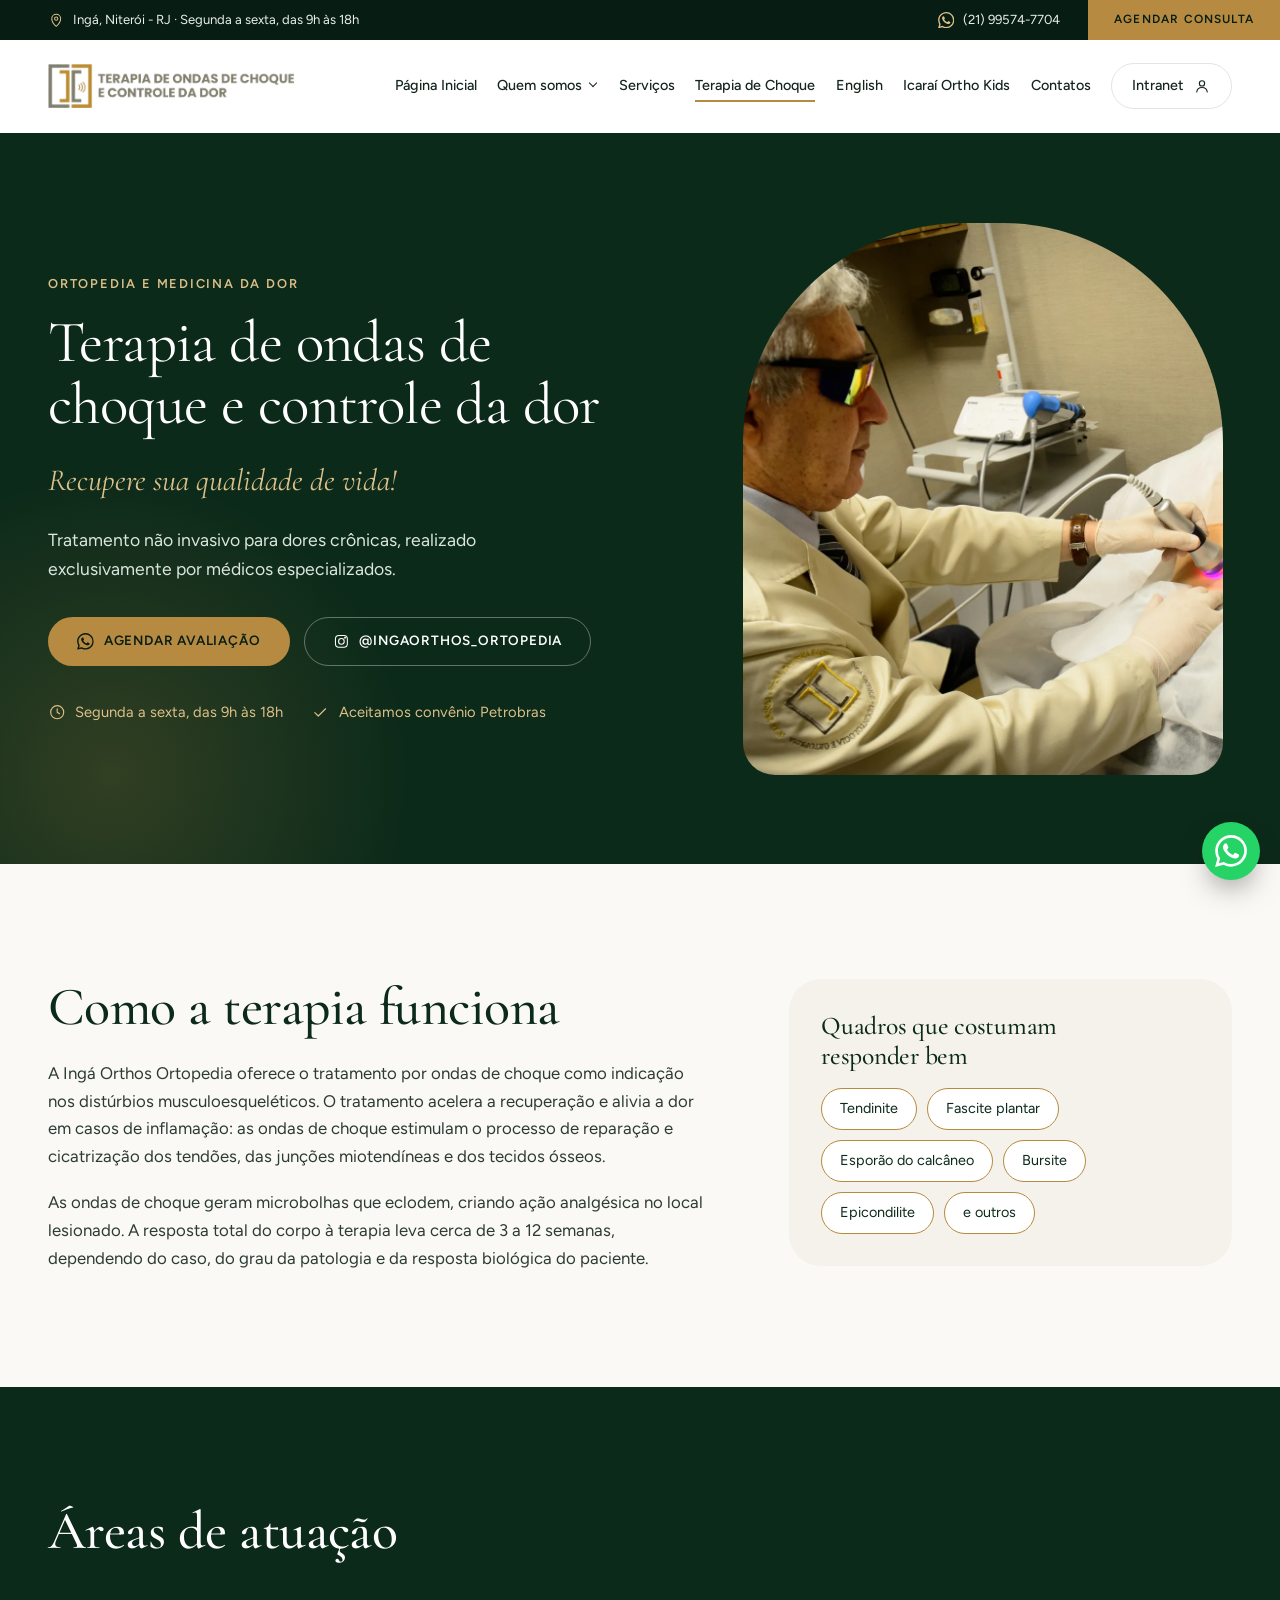
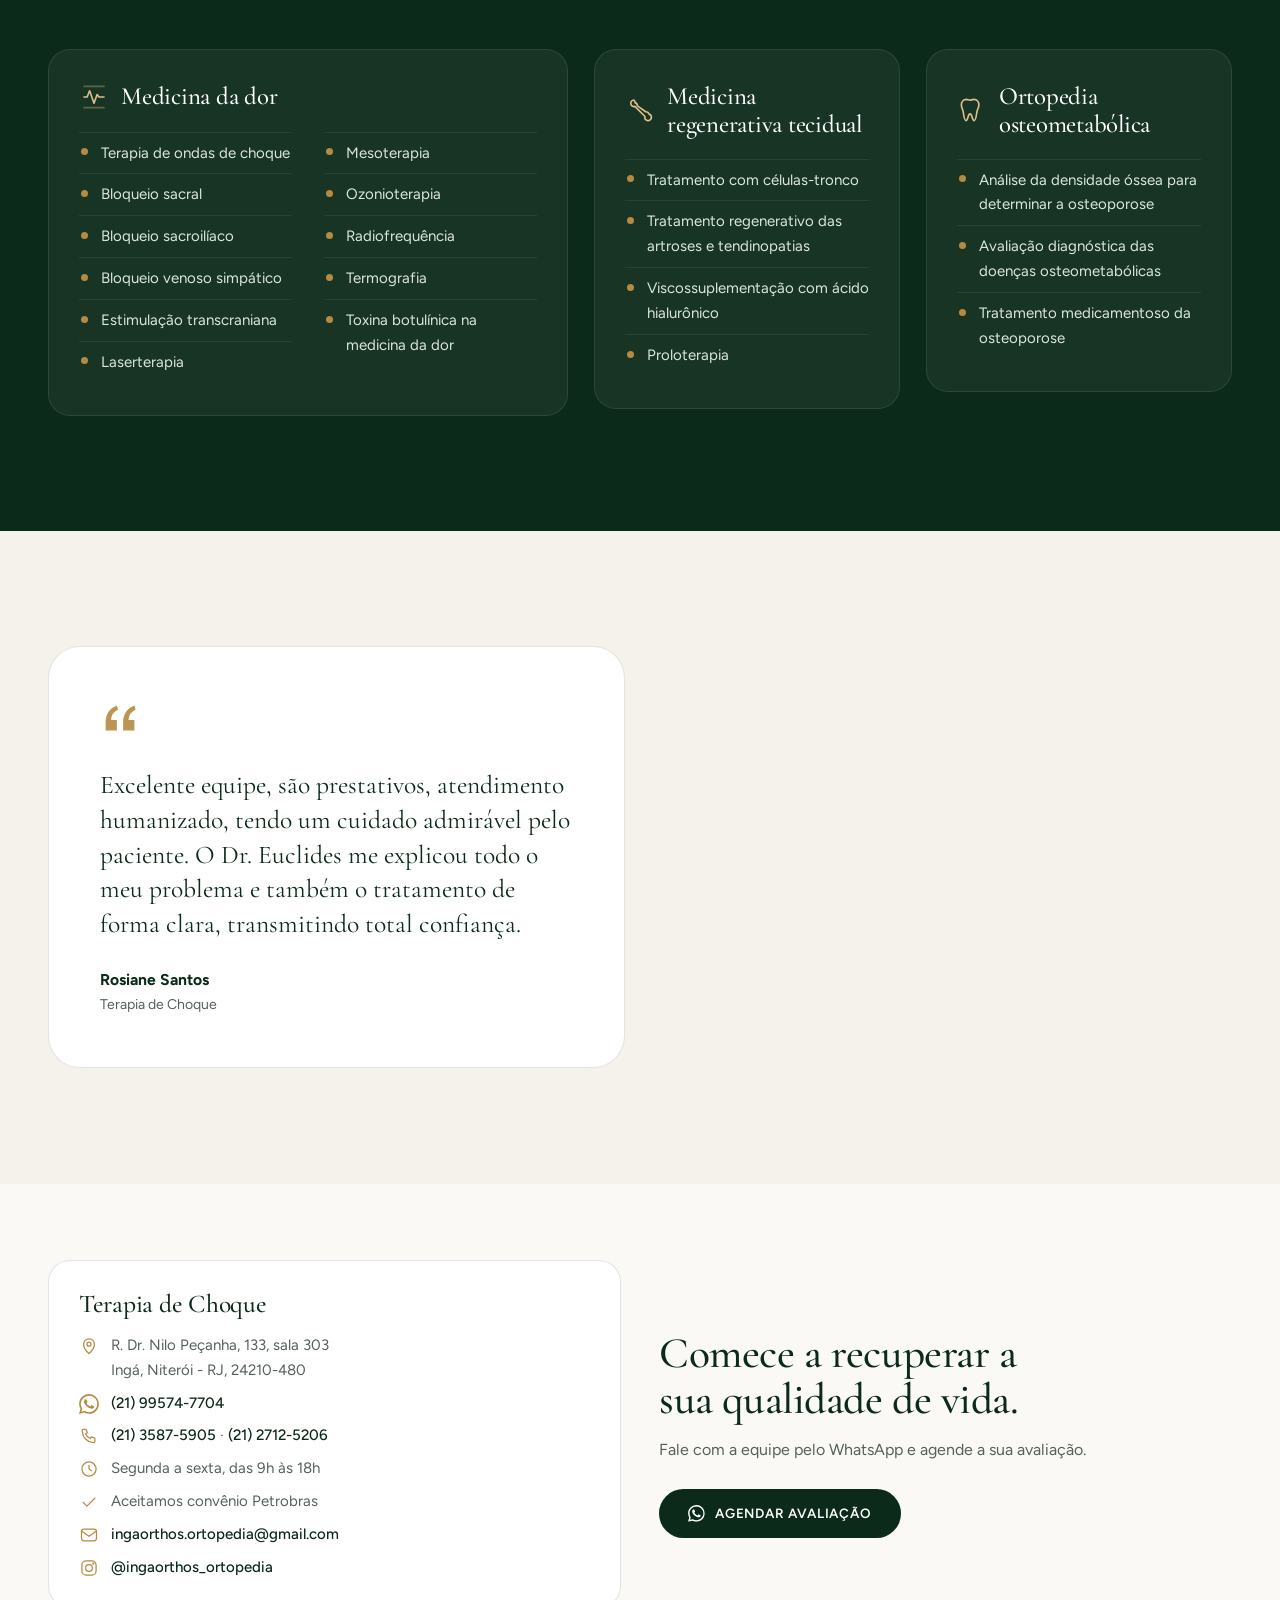
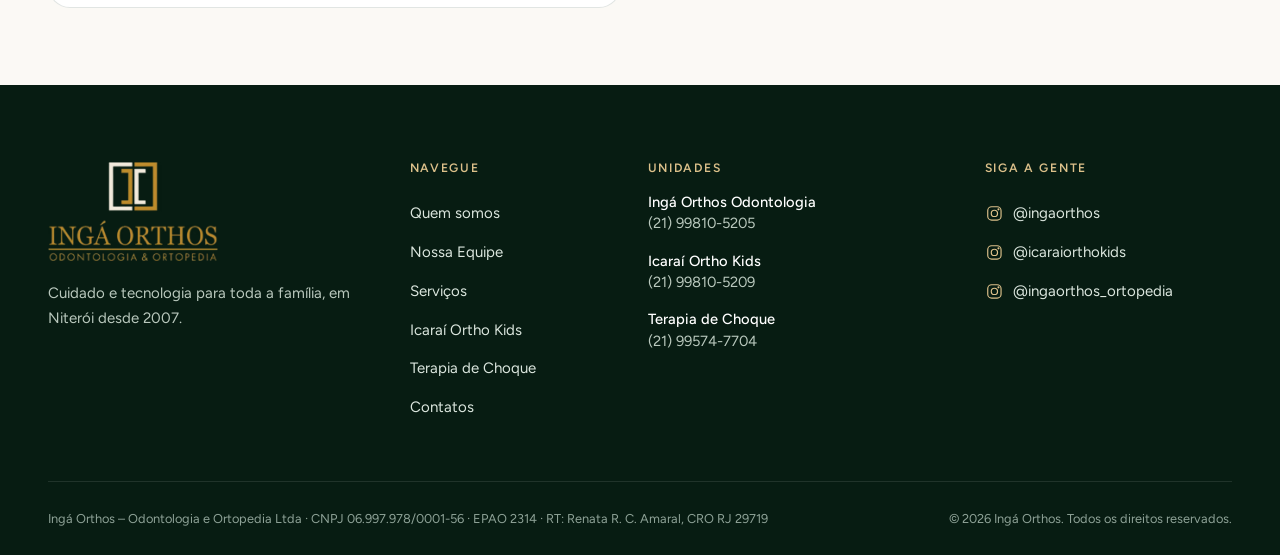
<file: terapia-de-choque/index.html>
<!DOCTYPE html>
<html lang="en-US">
<head>
	<meta charset="UTF-8">
	<meta name="viewport" content="width=device-width, initial-scale=1">
	<meta name="description" content="Clínica de odontologia e ortopedia no Ingá, Niterói. Ortodontia, Invisalign, implantes, odontopediatria na Icaraí Ortho Kids e terapia de ondas de choque.">
	<meta name="theme-color" content="#0c2a1a">
	<title>Terapia de Choque &#8211; Ingá Orthos</title>
<meta name='robots' content='max-image-preview:large' />
<link rel='dns-prefetch' href='//fonts.googleapis.com' />
<link rel="icon" type="image/png" href="../assets/img/favicon.png">
<link rel='stylesheet' id='io-fonts-css' href='https://fonts.googleapis.com/css2?family=Cormorant+Garamond:ital,wght@0,400;0,500;0,600;0,700;1,400;1,500&#038;family=Figtree:wght@400;500;600&#038;display=swap' media='all' />
<link rel='stylesheet' id='io-main-css' href='../assets/css/main.css' media='all' />
<link rel='stylesheet' id='io-pages-css' href='../assets/css/pages.css' media='all' />
</head>
<body class="wp-singular page-template page-template-page-templates page-template-template-choque page-template-page-templatestemplate-choque-php page page-id-9 wp-embed-responsive wp-theme-inga-orthos unit-choque">
<svg width="0" height="0" style="position:absolute" aria-hidden="true" focusable="false"><defs>
    <symbol id="i-calendar" viewBox="0 0 24 24"><rect x="3.5" y="5" width="17" height="15.5" rx="3"/><path d="M8 3v4M16 3v4M3.5 10h17"/><path d="M8.5 14.5l2.2 2.2 4.3-4.4"/></symbol>
    <symbol id="i-whatsapp" viewBox="0 0 24 24"><path fill="currentColor" stroke="none" d="M17.472 14.382c-.297-.149-1.758-.867-2.03-.967-.273-.099-.471-.148-.67.15-.197.297-.767.966-.94 1.164-.173.199-.347.223-.644.075-.297-.15-1.255-.463-2.39-1.475-.883-.788-1.48-1.761-1.653-2.059-.173-.297-.018-.458.13-.606.134-.133.298-.347.446-.52.149-.174.198-.298.298-.497.099-.198.05-.371-.025-.52-.075-.149-.669-1.612-.916-2.207-.242-.579-.487-.5-.669-.51-.173-.008-.371-.01-.57-.01-.198 0-.52.074-.792.372-.272.297-1.04 1.016-1.04 2.479 0 1.462 1.065 2.875 1.213 3.074.149.198 2.096 3.2 5.077 4.487.709.306 1.262.489 1.694.625.712.227 1.36.195 1.871.118.571-.085 1.758-.719 2.006-1.413.248-.694.248-1.289.173-1.413-.074-.124-.272-.198-.57-.347m-5.421 7.403h-.004a9.87 9.87 0 01-5.031-1.378l-.361-.214-3.741.982.998-3.648-.235-.374a9.86 9.86 0 01-1.51-5.26c.001-5.45 4.436-9.884 9.888-9.884 2.64 0 5.122 1.03 6.988 2.898a9.825 9.825 0 012.893 6.994c-.003 5.45-4.437 9.884-9.885 9.884m8.413-18.297A11.815 11.815 0 0012.05 0C5.495 0 .16 5.335.157 11.892c0 2.096.547 4.142 1.588 5.945L.057 24l6.305-1.654a11.882 11.882 0 005.683 1.448h.005c6.554 0 11.89-5.335 11.893-11.893a11.821 11.821 0 00-3.48-8.413Z"/></symbol>
    <symbol id="i-pin" viewBox="0 0 24 24"><path d="M12 21s-6.5-5.7-6.5-11.2a6.5 6.5 0 0 1 13 0C18.5 15.3 12 21 12 21z"/><circle cx="12" cy="9.8" r="2.4"/></symbol>
    <symbol id="i-family" viewBox="0 0 24 24"><circle cx="8" cy="8" r="2.6"/><circle cx="16.5" cy="9" r="2.1"/><path d="M3.2 19c.2-3.3 2.2-5.3 4.8-5.300s4.6 2 4.8 5.300M13.5 14.300c.9-.5 1.9-.7 3-.5 2.1.4 3.4 2.2 3.6 4.7"/></symbol>
    <symbol id="i-monitor" viewBox="0 0 24 24"><rect x="3" y="4" width="18" height="12.5" rx="2.5"/><path d="M9 20.500h6M12 16.500v4"/><path d="M8 11.500c1.3-2.7 2.6-2.7 4 0s2.7 2.7 4 0"/></symbol>
    <symbol id="i-star" viewBox="0 0 24 24"><path d="M12 3.800l2.5 5.2 5.7.8-4.1 4 1 5.700L12 16.800l-5.1 2.7 1-5.7-4.1-4 5.7-.8z"/></symbol>
    <symbol id="i-tooth" viewBox="0 0 24 24"><path d="M7.5 3.500C5 3.5 3.5 5.5 3.5 8c0 2 .9 3.1 1.4 5.1.5 2.3.7 7.4 2.3 7.4 1.4 0 1.5-3.8 2.5-5 .5-.6 1-.6 1.5 0 1 1.2 1.1 5 2.5 5 1.6 0 1.8-5.1 2.3-7.4.5-2 1.5-3.1 1.5-5.1 0-2.5-1.5-4.5-4-4.5-1.4 0-2.1.7-3.1.7s-1.7-.7-3-.7z"/></symbol>
    <symbol id="i-braces" viewBox="0 0 24 24"><path d="M7 3.500C4.8 3.5 3.5 5.3 3.5 7.500c0 1.8.8 2.8 1.3 4.6.5 2.1.7 6.9 2.2 6.9 1.3 0 1.4-3.5 2.3-4.6.5-.5.9-.5 1.4 0 .9 1.1 1 4.6 2.3 4.6 1.5 0 1.7-4.8 2.2-6.9.5-1.8 1.3-2.8 1.3-4.6 0-2.2-1.3-4-3.5-4-1.2 0-1.9.6-2.8.6S8.2 3.5 7 3.500z" transform="translate(1.7 .8) scale(.86)"/><path d="M3 9.800h18"/><rect x="7" y="8.2" width="3.2" height="3.2" rx=".8"/><rect x="13.8" y="8.2" width="3.2" height="3.2" rx=".8"/></symbol>
    <symbol id="i-child" viewBox="0 0 24 24"><circle cx="12" cy="12.5" r="8.2"/><path d="M8.8 10.300v.6M15.2 10.300v.6M8.6 14.500c1 1.7 2.1 2.4 3.4 2.400s2.4-.7 3.4-2.4"/><path d="M9.5 4.700c.6 1.5 1.8 2.2 3.5 2.1 1.1-.1 2-.6 2.7-1.5"/></symbol>
    <symbol id="i-implant" viewBox="0 0 24 24"><path d="M6 3.500h12c.6 0 1 .5.9 1.1-.4 3-1.4 5-2.6 5.900H7.700C6.5 9.6 5.5 7.6 5.1 4.6 5 4 5.4 3.5 6 3.500z"/><path d="M8.5 12.500h7M9 15.200h6M9.8 17.900h4.400M10.8 20.300h2.400M12 9.800v0"/></symbol>
    <symbol id="i-canal" viewBox="0 0 24 24"><path d="M7.5 3.500C5 3.5 3.5 5.5 3.5 8c0 2 .9 3.1 1.4 5.1.5 2.3.7 7.4 2.3 7.4 1.4 0 1.5-3.8 2.5-5 .5-.6 1-.6 1.5 0 1 1.2 1.1 5 2.5 5 1.6 0 1.8-5.1 2.3-7.4.5-2 1.5-3.1 1.5-5.1 0-2.5-1.5-4.5-4-4.5-1.4 0-2.1.7-3.1.7s-1.7-.7-3-.7z"/><path d="M9 8.500c.4 2.5.6 5 .2 8M15 8.500c-.4 2.5-.6 5-.2 8"/></symbol>
    <symbol id="i-gum" viewBox="0 0 24 24"><path d="M6.5 3.500C4.5 3.5 3.5 5.2 3.5 7.200c0 1.5.7 2.4 1.1 3.9.3 1.2.4 3.6 1 3.6 1 0 1-1.8 1.8-2.5.3-.3.7-.3 1 0 .8.7.8 2.5 1.8 2.5.6 0 .7-2.4 1-3.6.4-1.5 1.1-2.4 1.1-3.9 0-2-1-3.7-3-3.7-1 0-1.6.6-2.4.6s-1.4-.6-2.4-.6z" transform="translate(2 -.5)"/><path d="M2.8 17.500c2.2-1.8 4.1-1.8 6.2 0s4 1.8 6.2 0 4-1.8 6 0"/><path d="M2.8 21c2.2-1.8 4.1-1.8 6.2 0s4 1.8 6.2 0 4-1.8 6 0"/></symbol>
    <symbol id="i-bone" viewBox="0 0 24 24"><path d="M6.2 3.800a2.6 2.6 0 0 0-2.5 3.3 2.6 2.6 0 0 0 3.2 1.800l8.1 8.100a2.6 2.6 0 0 0 1.8 3.2 2.6 2.6 0 0 0 3.3-2.5 2.6 2.6 0 0 0-1.9-2.6 2.6 2.6 0 0 0-2.6-1.900L8.9 8.500a2.6 2.6 0 0 0-1.9-2.6 2.6 2.6 0 0 0-.8-2.100z" transform="translate(1 .2)"/></symbol>
    <symbol id="i-wave" viewBox="0 0 24 24"><path d="M4 12h2.500l2-5 3.5 10 2.5-7 1.5 2H20"/><path d="M4 20.500h16M4 3.500h16" opacity=".35"/></symbol>
    <symbol id="i-clock" viewBox="0 0 24 24"><circle cx="12" cy="12" r="8.5"/><path d="M12 7.500V12l3 2"/></symbol>
    <symbol id="i-phone" viewBox="0 0 24 24"><path d="M5 4h3.300l1.7 4.2-2 1.300a11 11 0 0 0 5.5 5.500l1.3-2L19.1 14.700V18a2 2 0 0 1-2.1 2C10 19.5 4.5 14 4 7A2 2 0 0 1 5 4z"/></symbol>
    <symbol id="i-mail" viewBox="0 0 24 24"><rect x="3" y="5" width="18" height="14" rx="3"/><path d="M3.5 7.500l8.5 6 8.5-6"/></symbol>
    <symbol id="i-instagram" viewBox="0 0 24 24"><rect x="3.5" y="3.5" width="17" height="17" rx="5"/><circle cx="12" cy="12" r="4"/><circle cx="17.2" cy="6.8" r=".6"/></symbol>
    <symbol id="i-arrow" viewBox="0 0 24 24"><path d="M5 12h14M13 6l6 6-6 6"/></symbol>
    <symbol id="i-chevron" viewBox="0 0 24 24"><path d="M6 9l6 6 6-6"/></symbol>
    <symbol id="i-quote" viewBox="0 0 32 32"><path d="M13.5 6C8 8.2 4.5 12.5 4.5 19.500V26h9v-8.500H8.800C9 13.7 10.9 11 14.5 9.200zM27.5 6C22 8.2 18.5 12.5 18.5 19.500V26h9v-8.500h-4.700c.2-3.8 2.1-6.5 5.7-8.300z"/></symbol>
    <symbol id="i-check" viewBox="0 0 24 24"><path d="M5 12.500l4.5 4.500L19 7.5"/></symbol>
    <symbol id="i-baby" viewBox="0 0 24 24"><circle cx="12" cy="12" r="8.5"/><path d="M12 3.500c-.6 1.2-.2 2.1 1 2.4"/><circle cx="9.3" cy="11.5" r=".5"/><circle cx="14.7" cy="11.5" r=".5"/><path d="M10 15c1.2.9 2.8.9 4 0"/></symbol>
    <symbol id="i-tongue" viewBox="0 0 24 24"><path d="M4 9.500c2.5 3 5 4.5 8 4.500s5.5-1.5 8-4.5"/><path d="M9 13.500c0 3.5 1.3 5.5 3 5.500s3-2 3-5.5"/><path d="M12 14v3.5"/></symbol>
  </defs></svg>

<a class="skip" href="#conteudo">Ir para o conteúdo</a>

<div class="topbar">
	<div class="wrap topbar__in">
		<p class="topbar__loc"><svg class="ic" aria-hidden="true" focusable="false"><use href="#i-pin"/></svg><span>Ingá, Niterói - RJ · Segunda a sexta, das 9h às 18h</span></p>
		<div class="topbar__right">
			<a class="topbar__wa" href="https://wa.me/5521995747704" target="_blank" rel="noopener"><svg class="ic" aria-hidden="true" focusable="false"><use href="#i-whatsapp"/></svg>(21) 99574-7704</a>
			<a class="topbar__cta" href="../contatos/index.html?unidade=choque#agendar">Agendar consulta</a>
		</div>
	</div>
</div>

<header class="header" id="topo">
	<div class="wrap header__in">
		<a class="brand" href="../index.html" aria-label="Ingá Orthos, página inicial">
			<img src="../assets/img/logo-terapia.png" loading="eager" alt="Terapia de Choque">		</a>
		<nav class="nav" id="menu" aria-label="Principal">
			<ul id="menu-menu-principal" class="nav__list"><li id="menu-item-14" class="menu-item menu-item-type-post_type menu-item-object-page menu-item-home menu-item-14"><a href="../index.html">Página Inicial</a></li>
<li id="menu-item-15" class="menu-item menu-item-type-post_type menu-item-object-page menu-item-has-children menu-item-15"><a href="../quem-somos/index.html">Quem somos</a>
<ul class="sub-menu">
	<li id="menu-item-16" class="menu-item menu-item-type-post_type menu-item-object-page menu-item-16"><a href="../quem-somos/nossa-equipe/index.html">Nossa Equipe</a></li>
	<li id="menu-item-17" class="menu-item menu-item-type-post_type menu-item-object-page menu-item-17"><a href="../quem-somos/instalacoes/index.html">Instalações</a></li>
</ul>
</li>
<li id="menu-item-18" class="menu-item menu-item-type-post_type menu-item-object-page menu-item-18"><a href="../servicos/index.html">Serviços</a></li>
<li id="menu-item-19" class="menu-item menu-item-type-post_type menu-item-object-page current-menu-item page_item page-item-9 current_page_item menu-item-19"><a href="index.html" aria-current="page">Terapia de Choque</a></li>
<li id="menu-item-21" class="menu-item menu-item-type-post_type menu-item-object-page menu-item-21"><a href="../english/index.html">English</a></li>
<li id="menu-item-22" class="menu-item menu-item-type-post_type menu-item-object-page menu-item-22"><a href="../icarai-ortho-kids/index.html">Icaraí Ortho Kids</a></li>
<li id="menu-item-23" class="menu-item menu-item-type-post_type menu-item-object-page menu-item-23"><a href="../contatos/index.html">Contatos</a></li>
</ul>			<a class="nav__intranet" href="https://app.simplesdental.com/simples/login" target="_blank" rel="noopener">
				Intranet
				<svg class="ic" viewBox="0 0 24 24" aria-hidden="true"><circle cx="12" cy="8.5" r="3.5"/><path d="M5 20c.5-4 3.3-6 7-6s6.500 2 7 6"/></svg>
			</a>
		</nav>
		<button class="burger" type="button" aria-expanded="false" aria-controls="menu" aria-label="Abrir menu"><span></span><span></span><span></span></button>
	</div>
</header>

<main id="conteudo">

<!-- Destaque -->
<section class="c-hero">
	<div class="wrap c-hero__in">
		<div class="c-hero__copy">
			<p class="eyebrow">Ortopedia e medicina da dor</p>
			<h1>Terapia de ondas de choque e controle da dor</h1>
			<p class="c-hero__sub">Recupere sua qualidade de vida!</p>
			<p class="lead">Tratamento não invasivo para dores crônicas, realizado exclusivamente por médicos especializados.</p>
			<div class="hero__actions">
				<a class="btn btn--gold" href="https://wa.me/5521995747704?text=Ol%C3%A1%21%20Gostaria%20de%20marcar%20uma%20consulta." target="_blank" rel="noopener"><svg class="ic" aria-hidden="true" focusable="false"><use href="#i-whatsapp"/></svg>Agendar avaliação</a>
									<a class="btn btn--ghost" href="https://www.instagram.com/ingaorthos_ortopedia" target="_blank" rel="noopener"><svg class="ic" aria-hidden="true" focusable="false"><use href="#i-instagram"/></svg>@ingaorthos_ortopedia</a>
							</div>
			<ul class="c-hero__facts">
									<li><svg class="ic" aria-hidden="true" focusable="false"><use href="#i-clock"/></svg>Segunda a sexta, das 9h às 18h</li>
													<li><svg class="ic" aria-hidden="true" focusable="false"><use href="#i-check"/></svg>Aceitamos convênio Petrobras</li>
							</ul>
		</div>
		<figure class="c-hero__photo">
			<img src="../assets/img/orto-terapia.webp" loading="eager" alt="Médico aplicando a terapia de ondas de choque em um paciente" fetchpriority="high">		</figure>
	</div>
</section>

<!-- Como funciona -->
<section class="section">
	<div class="wrap c-how">
		<div>
			<h2>Como a terapia funciona</h2>
			<div class="prose"><p>A Ingá Orthos Ortopedia oferece o tratamento por ondas de choque como indicação nos distúrbios musculoesqueléticos. O tratamento acelera a recuperação e alivia a dor em casos de inflamação: as ondas de choque estimulam o processo de reparação e cicatrização dos tendões, das junções miotendíneas e dos tecidos ósseos.</p>
<p>As ondas de choque geram microbolhas que eclodem, criando ação analgésica no local lesionado. A resposta total do corpo à terapia leva cerca de 3 a 12 semanas, dependendo do caso, do grau da patologia e da resposta biológica do paciente.</p>
</div>
		</div>
		<aside class="c-cond">
			<h3>Quadros que costumam responder bem</h3>
			<ul class="tags tags--light">
									<li>Tendinite</li>
									<li>Fascite plantar</li>
									<li>Esporão do calcâneo</li>
									<li>Bursite</li>
									<li>Epicondilite</li>
									<li>e outros</li>
							</ul>
		</aside>
	</div>
</section>

<!-- Áreas -->
<section class="section c-areas-wrap">
	<div class="wrap">
		<header class="section__head">
			<h2>Áreas de atuação</h2>
		</header>
		<div class="choque__areas">
							<section>
					<h3><svg class="ic" aria-hidden="true" focusable="false"><use href="#i-wave"/></svg>Medicina da dor</h3>
					<ul>
													<li>Terapia de ondas de choque</li>
													<li>Bloqueio sacral</li>
													<li>Bloqueio sacroilíaco</li>
													<li>Bloqueio venoso simpático</li>
													<li>Estimulação transcraniana</li>
													<li>Laserterapia</li>
													<li>Mesoterapia</li>
													<li>Ozonioterapia</li>
													<li>Radiofrequência</li>
													<li>Termografia</li>
													<li>Toxina botulínica na medicina da dor</li>
											</ul>
				</section>
							<section>
					<h3><svg class="ic" aria-hidden="true" focusable="false"><use href="#i-bone"/></svg>Medicina regenerativa tecidual</h3>
					<ul>
													<li>Tratamento com células-tronco</li>
													<li>Tratamento regenerativo das artroses e tendinopatias</li>
													<li>Viscossuplementação com ácido hialurônico</li>
													<li>Proloterapia</li>
											</ul>
				</section>
							<section>
					<h3><svg class="ic" aria-hidden="true" focusable="false"><use href="#i-tooth"/></svg>Ortopedia osteometabólica</h3>
					<ul>
													<li>Análise da densidade óssea para determinar a osteoporose</li>
													<li>Avaliação diagnóstica das doenças osteometabólicas</li>
													<li>Tratamento medicamentoso da osteoporose</li>
											</ul>
				</section>
					</div>
	</div>
</section>

<!-- Depoimentos -->
<section class="section section--cream">
	<div class="wrap">
			<div class="quotes">
					<figure class="quote">
				<svg class="quote__mark" aria-hidden="true" focusable="false"><use href="#i-quote"/></svg>				<blockquote>Excelente equipe, são prestativos, atendimento humanizado, tendo um cuidado admirável pelo paciente. O Dr. Euclides me explicou todo o meu problema e também o tratamento de forma clara, transmitindo total confiança.</blockquote>
				<figcaption>
					<b>Rosiane Santos</b>
					Terapia de Choque				</figcaption>
			</figure>
			</div>
		</div>
</section>

<!-- Contato -->
<section class="section section--tight">
	<div class="wrap k-contact">
			<article class="place ">
		<h3>Terapia de Choque</h3>
		<p><svg class="ic" aria-hidden="true" focusable="false"><use href="#i-pin"/></svg><span>R. Dr. Nilo Peçanha, 133, sala 303<br />
Ingá, Niterói - RJ, 24210-480</span></p>
					<p><svg class="ic" aria-hidden="true" focusable="false"><use href="#i-whatsapp"/></svg><span>
				<a href="https://wa.me/5521995747704" target="_blank" rel="noopener">(21) 99574-7704</a>
							</span></p>
							<p><svg class="ic" aria-hidden="true" focusable="false"><use href="#i-phone"/></svg><span>
				<a href="tel:+552135875905">(21) 3587-5905</a> · <a href="tel:+552127125206">(21) 2712-5206</a>			</span></p>
							<p><svg class="ic" aria-hidden="true" focusable="false"><use href="#i-clock"/></svg><span>Segunda a sexta, das 9h às 18h</span></p>
							<p><svg class="ic" aria-hidden="true" focusable="false"><use href="#i-check"/></svg><span>Aceitamos convênio Petrobras</span></p>
							<p><svg class="ic" aria-hidden="true" focusable="false"><use href="#i-mail"/></svg><span><a href="mailto:ingaorthos.ortopedia@gmail.com">ingaorthos.ortopedia@gmail.com</a></span></p>
							<p><svg class="ic" aria-hidden="true" focusable="false"><use href="#i-instagram"/></svg><span><a href="https://www.instagram.com/ingaorthos_ortopedia" target="_blank" rel="noopener">@ingaorthos_ortopedia</a></span></p>
			</article>
			<div class="k-contact__cta">
			<h2>Comece a recuperar a sua qualidade de vida.</h2>
			<p>Fale com a equipe pelo WhatsApp e agende a sua avaliação.</p>
			<a class="btn btn--dark" href="https://wa.me/5521995747704?text=Ol%C3%A1%21%20Gostaria%20de%20marcar%20uma%20consulta." target="_blank" rel="noopener"><svg class="ic" aria-hidden="true" focusable="false"><use href="#i-whatsapp"/></svg>Agendar avaliação</a>
		</div>
	</div>
</section>

</main>

<footer class="footer">
	<div class="wrap footer__in">
		<div class="footer__brand">
			<img src="../assets/img/logo-original-claro.png" loading="lazy" alt="Ingá Orthos, odontologia e ortopedia">			<p>Cuidado e tecnologia para toda a família, em Niterói desde 2007.</p>
		</div>

		<nav class="footer__nav" aria-label="Rodapé">
			<h4>Navegue</h4>
			<ul id="menu-menu-do-rodape" class="footer__list"><li id="menu-item-24" class="menu-item menu-item-type-post_type menu-item-object-page menu-item-24"><a href="../quem-somos/index.html">Quem somos</a></li>
<li id="menu-item-25" class="menu-item menu-item-type-post_type menu-item-object-page menu-item-25"><a href="../quem-somos/nossa-equipe/index.html">Nossa Equipe</a></li>
<li id="menu-item-26" class="menu-item menu-item-type-post_type menu-item-object-page menu-item-26"><a href="../servicos/index.html">Serviços</a></li>
<li id="menu-item-27" class="menu-item menu-item-type-post_type menu-item-object-page menu-item-27"><a href="../icarai-ortho-kids/index.html">Icaraí Ortho Kids</a></li>
<li id="menu-item-28" class="menu-item menu-item-type-post_type menu-item-object-page current-menu-item page_item page-item-9 current_page_item menu-item-28"><a href="index.html" aria-current="page">Terapia de Choque</a></li>
<li id="menu-item-30" class="menu-item menu-item-type-post_type menu-item-object-page menu-item-30"><a href="../contatos/index.html">Contatos</a></li>
</ul>		</nav>

		<div class="footer__units">
			<h4>Unidades</h4>
											<p>
					<b>Ingá Orthos Odontologia</b>
					<a href="https://wa.me/5521998105205" target="_blank" rel="noopener">(21) 99810-5205</a>
				</p>
											<p>
					<b>Icaraí Ortho Kids</b>
					<a href="https://wa.me/5521998105209" target="_blank" rel="noopener">(21) 99810-5209</a>
				</p>
											<p>
					<b>Terapia de Choque</b>
					<a href="https://wa.me/5521995747704" target="_blank" rel="noopener">(21) 99574-7704</a>
				</p>
					</div>

		<div class="footer__social">
			<h4>Siga a gente</h4>
																<a href="https://www.instagram.com/ingaorthos/" target="_blank" rel="noopener"><svg class="ic" aria-hidden="true" focusable="false"><use href="#i-instagram"/></svg>@ingaorthos</a>
																				<a href="https://www.instagram.com/icaraiorthokids" target="_blank" rel="noopener"><svg class="ic" aria-hidden="true" focusable="false"><use href="#i-instagram"/></svg>@icaraiorthokids</a>
																				<a href="https://www.instagram.com/ingaorthos_ortopedia" target="_blank" rel="noopener"><svg class="ic" aria-hidden="true" focusable="false"><use href="#i-instagram"/></svg>@ingaorthos_ortopedia</a>
									</div>
	</div>
	<div class="wrap">
		<div class="footer__legal">
			<p>Ingá Orthos – Odontologia e Ortopedia Ltda · CNPJ 06.997.978/0001-56 · EPAO 2314 · RT: Renata R. C. Amaral, CRO RJ 29719</p>
			<p>© 2026 Ingá Orthos. Todos os direitos reservados.</p>
		</div>
	</div>
</footer>

<a class="wa-float" href="https://wa.me/5521995747704?text=Ol%C3%A1%21%20Gostaria%20de%20marcar%20uma%20consulta." target="_blank" rel="noopener" aria-label="Falar no WhatsApp"><svg class="ic" aria-hidden="true" focusable="false"><use href="#i-whatsapp"/></svg></a>

<script id="io-main-js" src="../assets/js/main.js"></script>
</body>
</html>
</file>
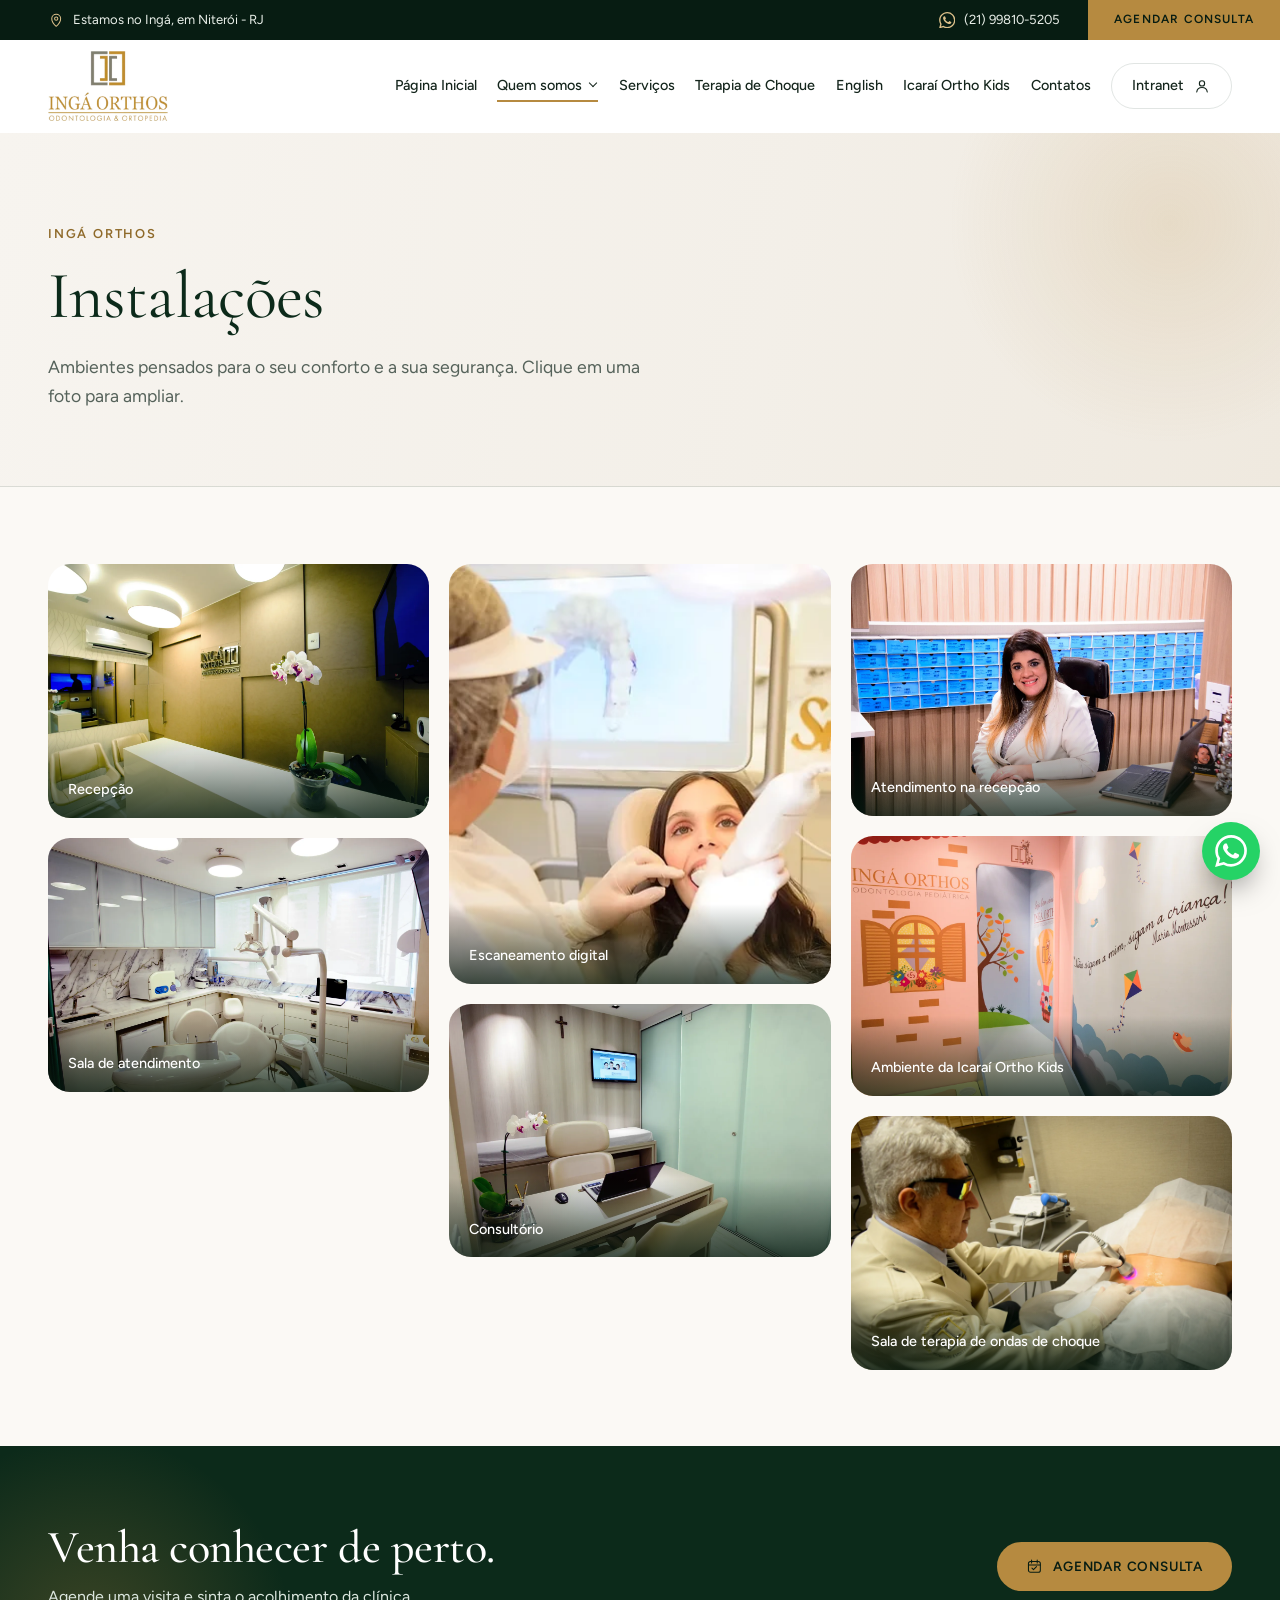
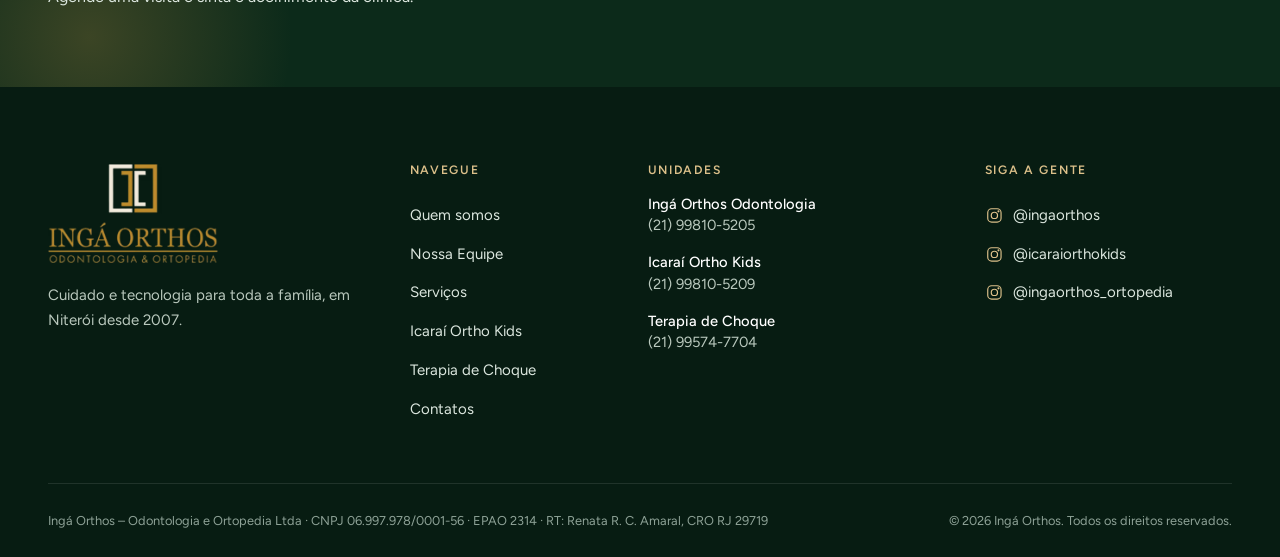
<file: quem-somos/instalacoes/index.html>
<!DOCTYPE html>
<html lang="en-US">
<head>
	<meta charset="UTF-8">
	<meta name="viewport" content="width=device-width, initial-scale=1">
	<meta name="description" content="Clínica de odontologia e ortopedia no Ingá, Niterói. Ortodontia, Invisalign, implantes, odontopediatria na Icaraí Ortho Kids e terapia de ondas de choque.">
	<meta name="theme-color" content="#0c2a1a">
	<title>Instalações &#8211; Ingá Orthos</title>
<meta name='robots' content='max-image-preview:large' />
<link rel='dns-prefetch' href='//fonts.googleapis.com' />
<link rel="icon" type="image/png" href="../../assets/img/favicon.png">
<link rel='stylesheet' id='io-fonts-css' href='https://fonts.googleapis.com/css2?family=Cormorant+Garamond:ital,wght@0,400;0,500;0,600;0,700;1,400;1,500&#038;family=Figtree:wght@400;500;600&#038;display=swap' media='all' />
<link rel='stylesheet' id='io-main-css' href='../../assets/css/main.css' media='all' />
<link rel='stylesheet' id='io-pages-css' href='../../assets/css/pages.css' media='all' />
</head>
<body class="wp-singular page-template page-template-page-templates page-template-template-instalacoes page-template-page-templatestemplate-instalacoes-php page page-id-7 page-child parent-pageid-5 wp-embed-responsive wp-theme-inga-orthos unit-odonto">
<svg width="0" height="0" style="position:absolute" aria-hidden="true" focusable="false"><defs>
    <symbol id="i-calendar" viewBox="0 0 24 24"><rect x="3.5" y="5" width="17" height="15.5" rx="3"/><path d="M8 3v4M16 3v4M3.5 10h17"/><path d="M8.5 14.5l2.2 2.2 4.3-4.4"/></symbol>
    <symbol id="i-whatsapp" viewBox="0 0 24 24"><path fill="currentColor" stroke="none" d="M17.472 14.382c-.297-.149-1.758-.867-2.03-.967-.273-.099-.471-.148-.67.15-.197.297-.767.966-.94 1.164-.173.199-.347.223-.644.075-.297-.15-1.255-.463-2.39-1.475-.883-.788-1.48-1.761-1.653-2.059-.173-.297-.018-.458.13-.606.134-.133.298-.347.446-.52.149-.174.198-.298.298-.497.099-.198.05-.371-.025-.52-.075-.149-.669-1.612-.916-2.207-.242-.579-.487-.5-.669-.51-.173-.008-.371-.01-.57-.01-.198 0-.52.074-.792.372-.272.297-1.04 1.016-1.04 2.479 0 1.462 1.065 2.875 1.213 3.074.149.198 2.096 3.2 5.077 4.487.709.306 1.262.489 1.694.625.712.227 1.36.195 1.871.118.571-.085 1.758-.719 2.006-1.413.248-.694.248-1.289.173-1.413-.074-.124-.272-.198-.57-.347m-5.421 7.403h-.004a9.87 9.87 0 01-5.031-1.378l-.361-.214-3.741.982.998-3.648-.235-.374a9.86 9.86 0 01-1.51-5.26c.001-5.45 4.436-9.884 9.888-9.884 2.64 0 5.122 1.03 6.988 2.898a9.825 9.825 0 012.893 6.994c-.003 5.45-4.437 9.884-9.885 9.884m8.413-18.297A11.815 11.815 0 0012.05 0C5.495 0 .16 5.335.157 11.892c0 2.096.547 4.142 1.588 5.945L.057 24l6.305-1.654a11.882 11.882 0 005.683 1.448h.005c6.554 0 11.89-5.335 11.893-11.893a11.821 11.821 0 00-3.48-8.413Z"/></symbol>
    <symbol id="i-pin" viewBox="0 0 24 24"><path d="M12 21s-6.5-5.7-6.5-11.2a6.5 6.5 0 0 1 13 0C18.5 15.3 12 21 12 21z"/><circle cx="12" cy="9.8" r="2.4"/></symbol>
    <symbol id="i-family" viewBox="0 0 24 24"><circle cx="8" cy="8" r="2.6"/><circle cx="16.5" cy="9" r="2.1"/><path d="M3.2 19c.2-3.3 2.2-5.3 4.8-5.300s4.6 2 4.8 5.300M13.5 14.300c.9-.5 1.9-.7 3-.5 2.1.4 3.4 2.2 3.6 4.7"/></symbol>
    <symbol id="i-monitor" viewBox="0 0 24 24"><rect x="3" y="4" width="18" height="12.5" rx="2.5"/><path d="M9 20.500h6M12 16.500v4"/><path d="M8 11.500c1.3-2.7 2.6-2.7 4 0s2.7 2.7 4 0"/></symbol>
    <symbol id="i-star" viewBox="0 0 24 24"><path d="M12 3.800l2.5 5.2 5.7.8-4.1 4 1 5.700L12 16.800l-5.1 2.7 1-5.7-4.1-4 5.7-.8z"/></symbol>
    <symbol id="i-tooth" viewBox="0 0 24 24"><path d="M7.5 3.500C5 3.5 3.5 5.5 3.5 8c0 2 .9 3.1 1.4 5.1.5 2.3.7 7.4 2.3 7.4 1.4 0 1.5-3.8 2.5-5 .5-.6 1-.6 1.5 0 1 1.2 1.1 5 2.5 5 1.6 0 1.8-5.1 2.3-7.4.5-2 1.5-3.1 1.5-5.1 0-2.5-1.5-4.5-4-4.5-1.4 0-2.1.7-3.1.7s-1.7-.7-3-.7z"/></symbol>
    <symbol id="i-braces" viewBox="0 0 24 24"><path d="M7 3.500C4.8 3.5 3.5 5.3 3.5 7.500c0 1.8.8 2.8 1.3 4.6.5 2.1.7 6.9 2.2 6.9 1.3 0 1.4-3.5 2.3-4.6.5-.5.9-.5 1.4 0 .9 1.1 1 4.6 2.3 4.6 1.5 0 1.7-4.8 2.2-6.9.5-1.8 1.3-2.8 1.3-4.6 0-2.2-1.3-4-3.5-4-1.2 0-1.9.6-2.8.6S8.2 3.5 7 3.500z" transform="translate(1.7 .8) scale(.86)"/><path d="M3 9.800h18"/><rect x="7" y="8.2" width="3.2" height="3.2" rx=".8"/><rect x="13.8" y="8.2" width="3.2" height="3.2" rx=".8"/></symbol>
    <symbol id="i-child" viewBox="0 0 24 24"><circle cx="12" cy="12.5" r="8.2"/><path d="M8.8 10.300v.6M15.2 10.300v.6M8.6 14.500c1 1.7 2.1 2.4 3.4 2.400s2.4-.7 3.4-2.4"/><path d="M9.5 4.700c.6 1.5 1.8 2.2 3.5 2.1 1.1-.1 2-.6 2.7-1.5"/></symbol>
    <symbol id="i-implant" viewBox="0 0 24 24"><path d="M6 3.500h12c.6 0 1 .5.9 1.1-.4 3-1.4 5-2.6 5.900H7.700C6.5 9.6 5.5 7.6 5.1 4.6 5 4 5.4 3.5 6 3.500z"/><path d="M8.5 12.500h7M9 15.200h6M9.8 17.900h4.400M10.8 20.300h2.400M12 9.800v0"/></symbol>
    <symbol id="i-canal" viewBox="0 0 24 24"><path d="M7.5 3.500C5 3.5 3.5 5.5 3.5 8c0 2 .9 3.1 1.4 5.1.5 2.3.7 7.4 2.3 7.4 1.4 0 1.5-3.8 2.5-5 .5-.6 1-.6 1.5 0 1 1.2 1.1 5 2.5 5 1.6 0 1.8-5.1 2.3-7.4.5-2 1.5-3.1 1.5-5.1 0-2.5-1.5-4.5-4-4.5-1.4 0-2.1.7-3.1.7s-1.7-.7-3-.7z"/><path d="M9 8.500c.4 2.5.6 5 .2 8M15 8.500c-.4 2.5-.6 5-.2 8"/></symbol>
    <symbol id="i-gum" viewBox="0 0 24 24"><path d="M6.5 3.500C4.5 3.5 3.5 5.2 3.5 7.200c0 1.5.7 2.4 1.1 3.9.3 1.2.4 3.6 1 3.6 1 0 1-1.8 1.8-2.5.3-.3.7-.3 1 0 .8.7.8 2.5 1.8 2.5.6 0 .7-2.4 1-3.6.4-1.5 1.1-2.4 1.1-3.9 0-2-1-3.7-3-3.7-1 0-1.6.6-2.4.6s-1.4-.6-2.4-.6z" transform="translate(2 -.5)"/><path d="M2.8 17.500c2.2-1.8 4.1-1.8 6.2 0s4 1.8 6.2 0 4-1.8 6 0"/><path d="M2.8 21c2.2-1.8 4.1-1.8 6.2 0s4 1.8 6.2 0 4-1.8 6 0"/></symbol>
    <symbol id="i-bone" viewBox="0 0 24 24"><path d="M6.2 3.800a2.6 2.6 0 0 0-2.5 3.3 2.6 2.6 0 0 0 3.2 1.800l8.1 8.100a2.6 2.6 0 0 0 1.8 3.2 2.6 2.6 0 0 0 3.3-2.5 2.6 2.6 0 0 0-1.9-2.6 2.6 2.6 0 0 0-2.6-1.900L8.9 8.500a2.6 2.6 0 0 0-1.9-2.6 2.6 2.6 0 0 0-.8-2.100z" transform="translate(1 .2)"/></symbol>
    <symbol id="i-wave" viewBox="0 0 24 24"><path d="M4 12h2.500l2-5 3.5 10 2.5-7 1.5 2H20"/><path d="M4 20.500h16M4 3.500h16" opacity=".35"/></symbol>
    <symbol id="i-clock" viewBox="0 0 24 24"><circle cx="12" cy="12" r="8.5"/><path d="M12 7.500V12l3 2"/></symbol>
    <symbol id="i-phone" viewBox="0 0 24 24"><path d="M5 4h3.300l1.7 4.2-2 1.300a11 11 0 0 0 5.5 5.500l1.3-2L19.1 14.700V18a2 2 0 0 1-2.1 2C10 19.5 4.5 14 4 7A2 2 0 0 1 5 4z"/></symbol>
    <symbol id="i-mail" viewBox="0 0 24 24"><rect x="3" y="5" width="18" height="14" rx="3"/><path d="M3.5 7.500l8.5 6 8.5-6"/></symbol>
    <symbol id="i-instagram" viewBox="0 0 24 24"><rect x="3.5" y="3.5" width="17" height="17" rx="5"/><circle cx="12" cy="12" r="4"/><circle cx="17.2" cy="6.8" r=".6"/></symbol>
    <symbol id="i-arrow" viewBox="0 0 24 24"><path d="M5 12h14M13 6l6 6-6 6"/></symbol>
    <symbol id="i-chevron" viewBox="0 0 24 24"><path d="M6 9l6 6 6-6"/></symbol>
    <symbol id="i-quote" viewBox="0 0 32 32"><path d="M13.5 6C8 8.2 4.5 12.5 4.5 19.500V26h9v-8.500H8.800C9 13.7 10.9 11 14.5 9.200zM27.5 6C22 8.2 18.5 12.5 18.5 19.500V26h9v-8.500h-4.700c.2-3.8 2.1-6.5 5.7-8.300z"/></symbol>
    <symbol id="i-check" viewBox="0 0 24 24"><path d="M5 12.500l4.5 4.500L19 7.5"/></symbol>
    <symbol id="i-baby" viewBox="0 0 24 24"><circle cx="12" cy="12" r="8.5"/><path d="M12 3.500c-.6 1.2-.2 2.1 1 2.4"/><circle cx="9.3" cy="11.5" r=".5"/><circle cx="14.7" cy="11.5" r=".5"/><path d="M10 15c1.2.9 2.8.9 4 0"/></symbol>
    <symbol id="i-tongue" viewBox="0 0 24 24"><path d="M4 9.500c2.5 3 5 4.5 8 4.500s5.5-1.5 8-4.5"/><path d="M9 13.500c0 3.5 1.3 5.5 3 5.500s3-2 3-5.5"/><path d="M12 14v3.5"/></symbol>
  </defs></svg>

<a class="skip" href="#conteudo">Ir para o conteúdo</a>

<div class="topbar">
	<div class="wrap topbar__in">
		<p class="topbar__loc"><svg class="ic" aria-hidden="true" focusable="false"><use href="#i-pin"/></svg><span>Estamos no Ingá, em Niterói - RJ</span></p>
		<div class="topbar__right">
			<a class="topbar__wa" href="https://wa.me/5521998105205" target="_blank" rel="noopener"><svg class="ic" aria-hidden="true" focusable="false"><use href="#i-whatsapp"/></svg>(21) 99810-5205</a>
			<a class="topbar__cta" href="../../contatos/index.html?unidade=odonto#agendar">Agendar consulta</a>
		</div>
	</div>
</div>

<header class="header" id="topo">
	<div class="wrap header__in">
		<a class="brand" href="../../index.html" aria-label="Ingá Orthos, página inicial">
			<img src="../../assets/img/logo-original.png" loading="eager" alt="Ingá Orthos Odontologia">		</a>
		<nav class="nav" id="menu" aria-label="Principal">
			<ul id="menu-menu-principal" class="nav__list"><li id="menu-item-14" class="menu-item menu-item-type-post_type menu-item-object-page menu-item-home menu-item-14"><a href="../../index.html">Página Inicial</a></li>
<li id="menu-item-15" class="menu-item menu-item-type-post_type menu-item-object-page current-page-ancestor current-menu-ancestor current-menu-parent current-page-parent current_page_parent current_page_ancestor menu-item-has-children menu-item-15"><a href="../index.html">Quem somos</a>
<ul class="sub-menu">
	<li id="menu-item-16" class="menu-item menu-item-type-post_type menu-item-object-page menu-item-16"><a href="../nossa-equipe/index.html">Nossa Equipe</a></li>
	<li id="menu-item-17" class="menu-item menu-item-type-post_type menu-item-object-page current-menu-item page_item page-item-7 current_page_item menu-item-17"><a href="index.html" aria-current="page">Instalações</a></li>
</ul>
</li>
<li id="menu-item-18" class="menu-item menu-item-type-post_type menu-item-object-page menu-item-18"><a href="../../servicos/index.html">Serviços</a></li>
<li id="menu-item-19" class="menu-item menu-item-type-post_type menu-item-object-page menu-item-19"><a href="../../terapia-de-choque/index.html">Terapia de Choque</a></li>
<li id="menu-item-21" class="menu-item menu-item-type-post_type menu-item-object-page menu-item-21"><a href="../../english/index.html">English</a></li>
<li id="menu-item-22" class="menu-item menu-item-type-post_type menu-item-object-page menu-item-22"><a href="../../icarai-ortho-kids/index.html">Icaraí Ortho Kids</a></li>
<li id="menu-item-23" class="menu-item menu-item-type-post_type menu-item-object-page menu-item-23"><a href="../../contatos/index.html">Contatos</a></li>
</ul>			<a class="nav__intranet" href="https://app.simplesdental.com/simples/login" target="_blank" rel="noopener">
				Intranet
				<svg class="ic" viewBox="0 0 24 24" aria-hidden="true"><circle cx="12" cy="8.5" r="3.5"/><path d="M5 20c.5-4 3.3-6 7-6s6.500 2 7 6"/></svg>
			</a>
		</nav>
		<button class="burger" type="button" aria-expanded="false" aria-controls="menu" aria-label="Abrir menu"><span></span><span></span><span></span></button>
	</div>
</header>

<main id="conteudo">
	<section class="page-head">
		<div class="wrap page-head__in">
							<p class="eyebrow">Ingá Orthos</p>
						<h1>Instalações</h1>
							<p class="lead">Ambientes pensados para o seu conforto e a sua segurança. Clique em uma foto para ampliar.</p>
					</div>
	</section>
	
<section class="section section--tight">
	<div class="wrap">
		<ul class="gallery">
											<li>
					<a href="../../assets/img/clinica-recepcao.webp" data-lightbox data-caption="Recepção">
						<img src="../../assets/img/clinica-recepcao.webp" loading="lazy" alt="Recepção">						<span>Recepção</span>
					</a>
				</li>
											<li>
					<a href="../../assets/img/clinica-sala.webp" data-lightbox data-caption="Sala de atendimento">
						<img src="../../assets/img/clinica-sala.webp" loading="lazy" alt="Sala de atendimento">						<span>Sala de atendimento</span>
					</a>
				</li>
											<li>
					<a href="../../assets/img/scanner.webp" data-lightbox data-caption="Escaneamento digital">
						<img src="../../assets/img/scanner.webp" loading="lazy" alt="Escaneamento digital">						<span>Escaneamento digital</span>
					</a>
				</li>
											<li>
					<a href="../../assets/img/clinica-consultorio.webp" data-lightbox data-caption="Consultório">
						<img src="../../assets/img/clinica-consultorio.webp" loading="lazy" alt="Consultório">						<span>Consultório</span>
					</a>
				</li>
											<li>
					<a href="../../assets/img/clinica-recepcao-2.webp" data-lightbox data-caption="Atendimento na recepção">
						<img src="../../assets/img/clinica-recepcao-2.webp" loading="lazy" alt="Atendimento na recepção">						<span>Atendimento na recepção</span>
					</a>
				</li>
											<li>
					<a href="../../assets/img/kids-sala.webp" data-lightbox data-caption="Ambiente da Icaraí Ortho Kids">
						<img src="../../assets/img/kids-sala.webp" loading="lazy" alt="Ambiente da Icaraí Ortho Kids">						<span>Ambiente da Icaraí Ortho Kids</span>
					</a>
				</li>
											<li>
					<a href="../../assets/img/orto-terapia.webp" data-lightbox data-caption="Sala de terapia de ondas de choque">
						<img src="../../assets/img/orto-terapia.webp" loading="lazy" alt="Sala de terapia de ondas de choque">						<span>Sala de terapia de ondas de choque</span>
					</a>
				</li>
					</ul>
	</div>
</section>

	<section class="cta-band">
		<div class="wrap cta-band__in">
			<div>
				<h2>Venha conhecer de perto.</h2>
				<p>Agende uma visita e sinta o acolhimento da clínica.</p>
			</div>
			<a class="btn btn--gold" href="../../contatos/index.html?unidade=odonto#agendar"><svg class="ic" aria-hidden="true" focusable="false"><use href="#i-calendar"/></svg>Agendar consulta</a>
		</div>
	</section>
	</main>

<footer class="footer">
	<div class="wrap footer__in">
		<div class="footer__brand">
			<img src="../../assets/img/logo-original-claro.png" loading="lazy" alt="Ingá Orthos, odontologia e ortopedia">			<p>Cuidado e tecnologia para toda a família, em Niterói desde 2007.</p>
		</div>

		<nav class="footer__nav" aria-label="Rodapé">
			<h4>Navegue</h4>
			<ul id="menu-menu-do-rodape" class="footer__list"><li id="menu-item-24" class="menu-item menu-item-type-post_type menu-item-object-page current-page-ancestor menu-item-24"><a href="../index.html">Quem somos</a></li>
<li id="menu-item-25" class="menu-item menu-item-type-post_type menu-item-object-page menu-item-25"><a href="../nossa-equipe/index.html">Nossa Equipe</a></li>
<li id="menu-item-26" class="menu-item menu-item-type-post_type menu-item-object-page menu-item-26"><a href="../../servicos/index.html">Serviços</a></li>
<li id="menu-item-27" class="menu-item menu-item-type-post_type menu-item-object-page menu-item-27"><a href="../../icarai-ortho-kids/index.html">Icaraí Ortho Kids</a></li>
<li id="menu-item-28" class="menu-item menu-item-type-post_type menu-item-object-page menu-item-28"><a href="../../terapia-de-choque/index.html">Terapia de Choque</a></li>
<li id="menu-item-30" class="menu-item menu-item-type-post_type menu-item-object-page menu-item-30"><a href="../../contatos/index.html">Contatos</a></li>
</ul>		</nav>

		<div class="footer__units">
			<h4>Unidades</h4>
											<p>
					<b>Ingá Orthos Odontologia</b>
					<a href="https://wa.me/5521998105205" target="_blank" rel="noopener">(21) 99810-5205</a>
				</p>
											<p>
					<b>Icaraí Ortho Kids</b>
					<a href="https://wa.me/5521998105209" target="_blank" rel="noopener">(21) 99810-5209</a>
				</p>
											<p>
					<b>Terapia de Choque</b>
					<a href="https://wa.me/5521995747704" target="_blank" rel="noopener">(21) 99574-7704</a>
				</p>
					</div>

		<div class="footer__social">
			<h4>Siga a gente</h4>
																<a href="https://www.instagram.com/ingaorthos/" target="_blank" rel="noopener"><svg class="ic" aria-hidden="true" focusable="false"><use href="#i-instagram"/></svg>@ingaorthos</a>
																				<a href="https://www.instagram.com/icaraiorthokids" target="_blank" rel="noopener"><svg class="ic" aria-hidden="true" focusable="false"><use href="#i-instagram"/></svg>@icaraiorthokids</a>
																				<a href="https://www.instagram.com/ingaorthos_ortopedia" target="_blank" rel="noopener"><svg class="ic" aria-hidden="true" focusable="false"><use href="#i-instagram"/></svg>@ingaorthos_ortopedia</a>
									</div>
	</div>
	<div class="wrap">
		<div class="footer__legal">
			<p>Ingá Orthos – Odontologia e Ortopedia Ltda · CNPJ 06.997.978/0001-56 · EPAO 2314 · RT: Renata R. C. Amaral, CRO RJ 29719</p>
			<p>© 2026 Ingá Orthos. Todos os direitos reservados.</p>
		</div>
	</div>
</footer>

<a class="wa-float" href="https://wa.me/5521998105205?text=Ol%C3%A1%21%20Gostaria%20de%20marcar%20uma%20consulta." target="_blank" rel="noopener" aria-label="Falar no WhatsApp"><svg class="ic" aria-hidden="true" focusable="false"><use href="#i-whatsapp"/></svg></a>

<script id="io-main-js" src="../../assets/js/main.js"></script>
</body>
</html>
</file>
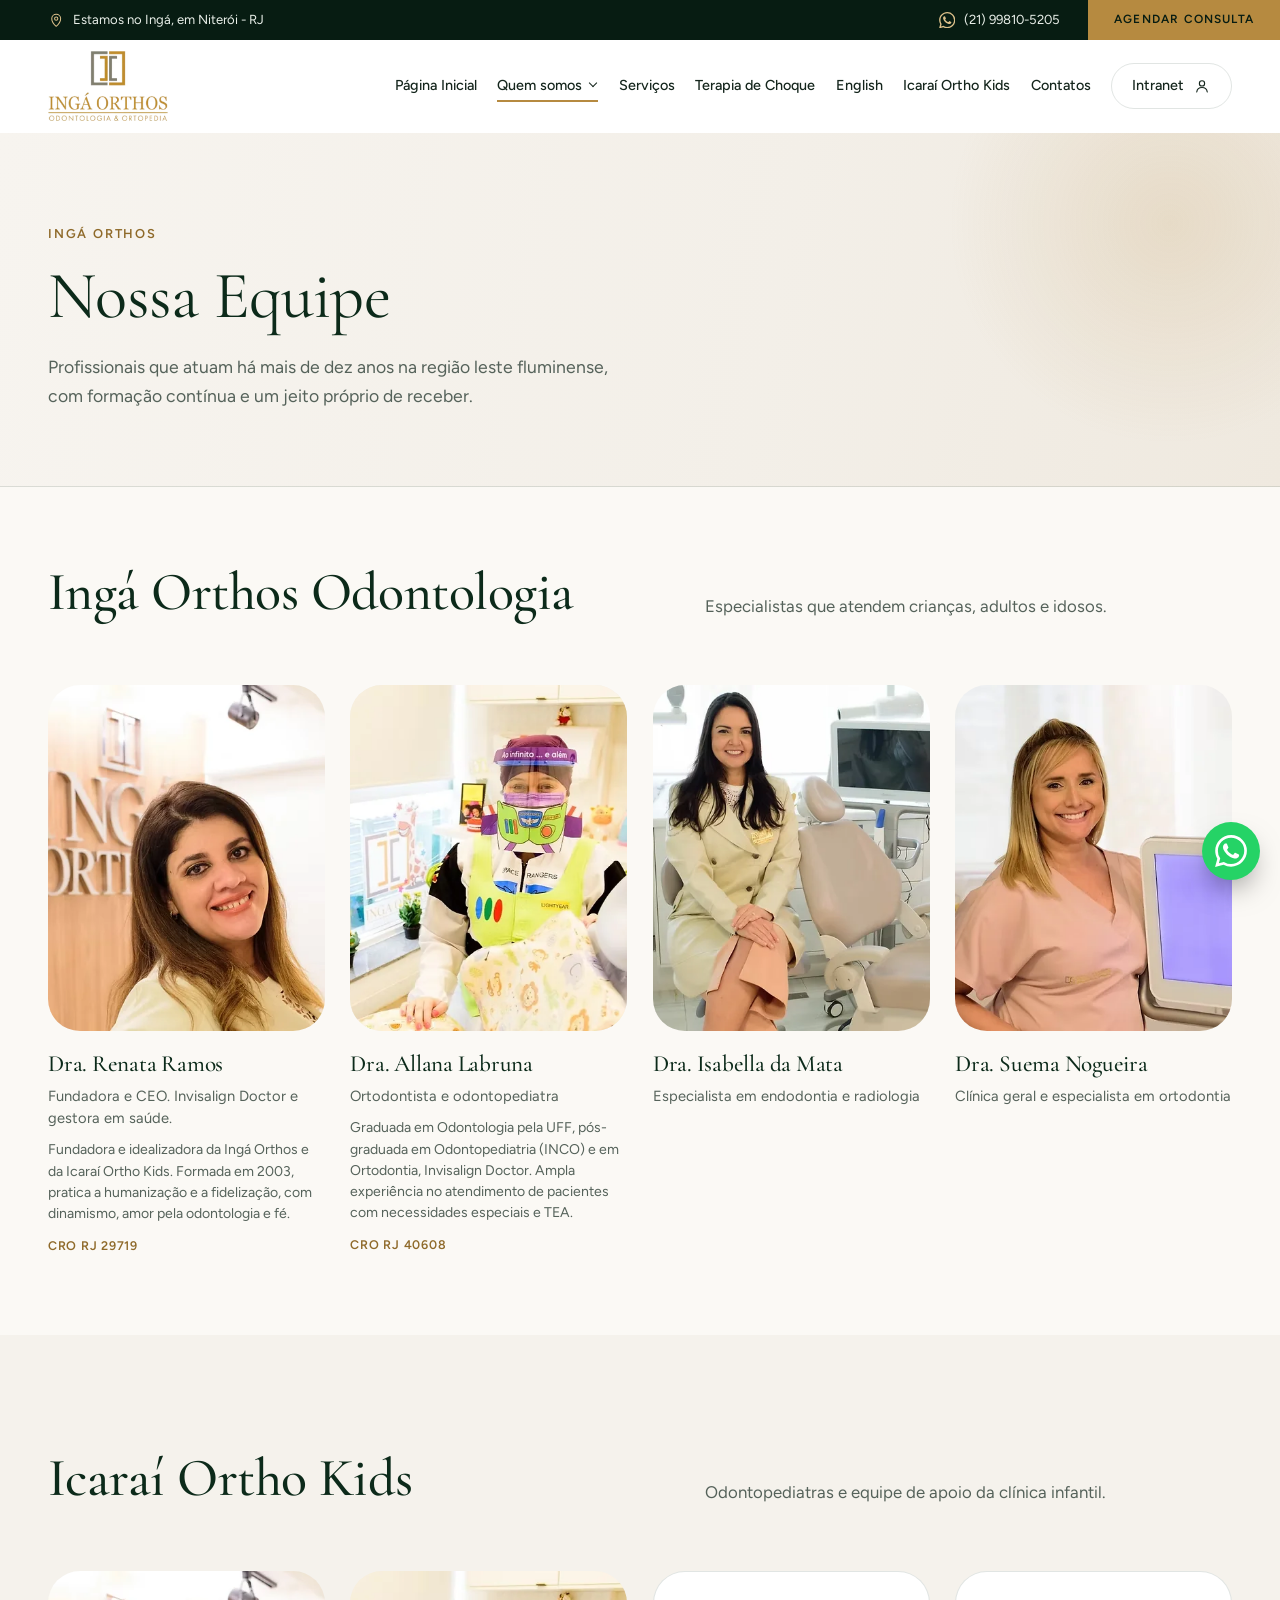
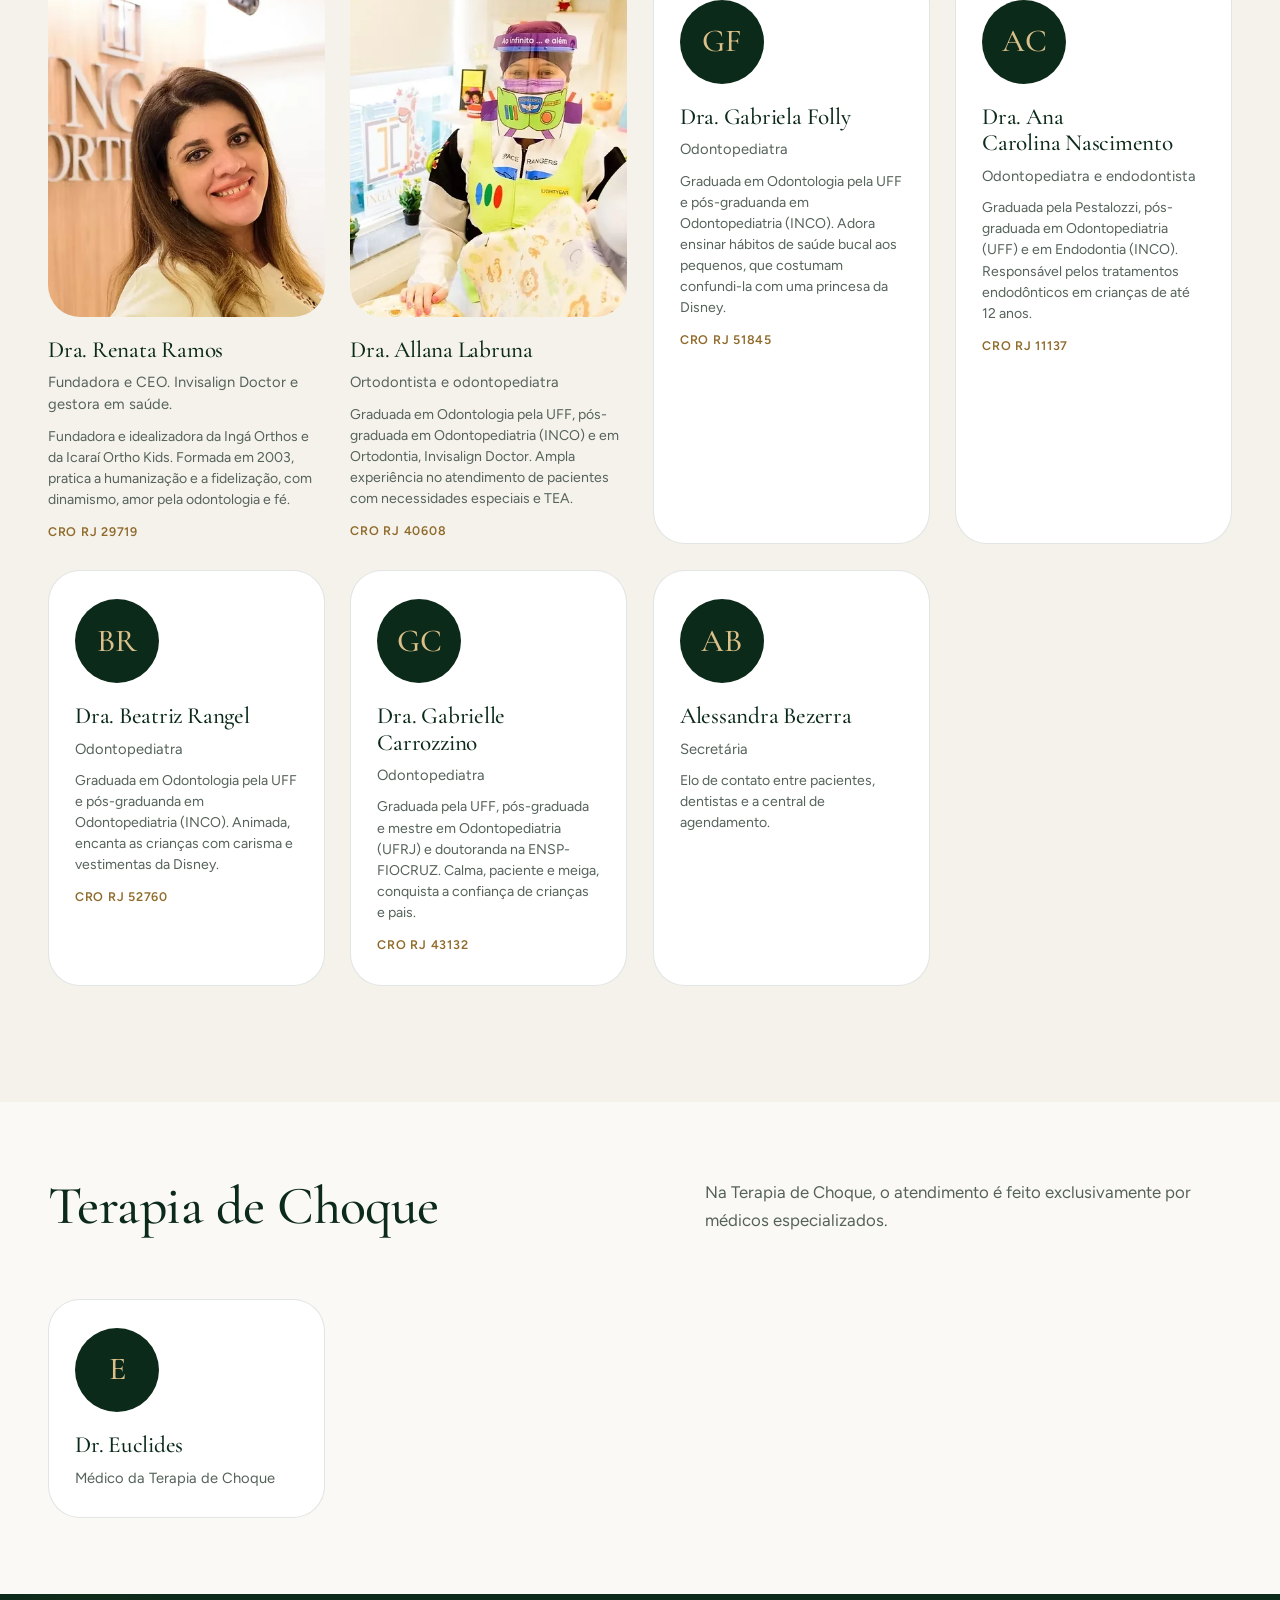
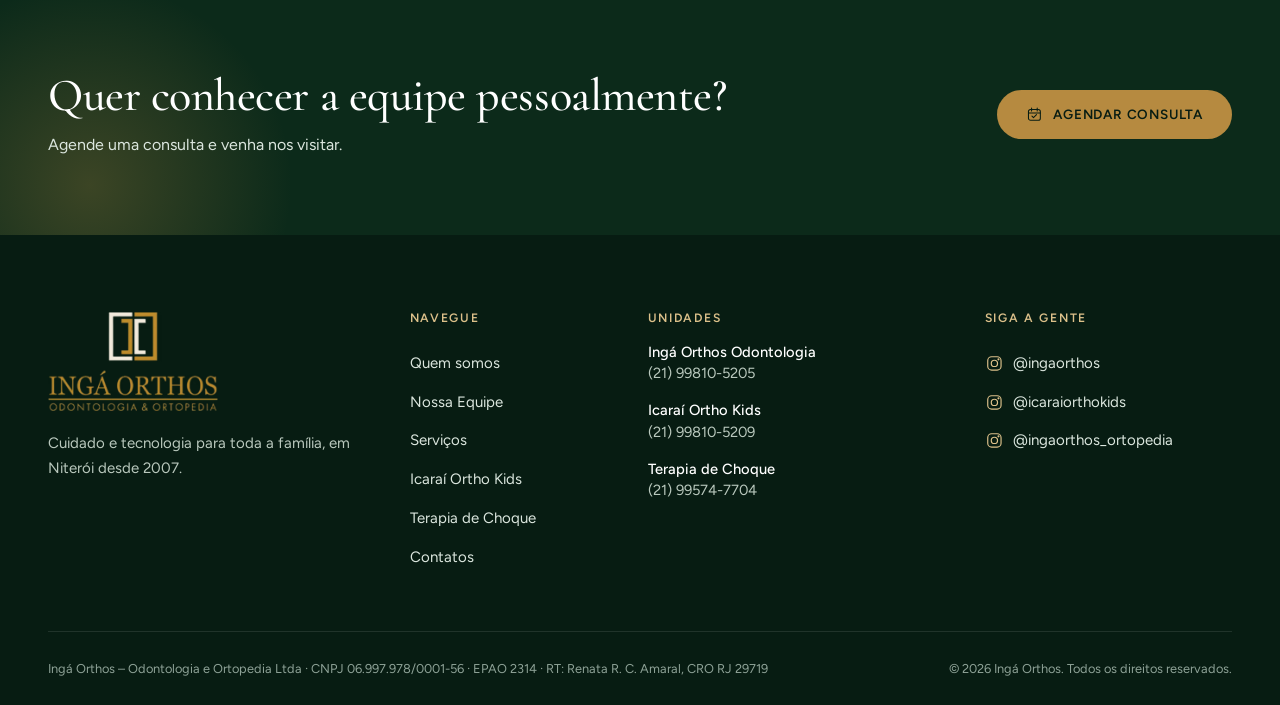
<file: quem-somos/nossa-equipe/index.html>
<!DOCTYPE html>
<html lang="en-US">
<head>
	<meta charset="UTF-8">
	<meta name="viewport" content="width=device-width, initial-scale=1">
	<meta name="description" content="Clínica de odontologia e ortopedia no Ingá, Niterói. Ortodontia, Invisalign, implantes, odontopediatria na Icaraí Ortho Kids e terapia de ondas de choque.">
	<meta name="theme-color" content="#0c2a1a">
	<title>Nossa Equipe &#8211; Ingá Orthos</title>
<meta name='robots' content='max-image-preview:large' />
<link rel='dns-prefetch' href='//fonts.googleapis.com' />
<link rel="icon" type="image/png" href="../../assets/img/favicon.png">
<link rel='stylesheet' id='io-fonts-css' href='https://fonts.googleapis.com/css2?family=Cormorant+Garamond:ital,wght@0,400;0,500;0,600;0,700;1,400;1,500&#038;family=Figtree:wght@400;500;600&#038;display=swap' media='all' />
<link rel='stylesheet' id='io-main-css' href='../../assets/css/main.css' media='all' />
<link rel='stylesheet' id='io-pages-css' href='../../assets/css/pages.css' media='all' />
</head>
<body class="wp-singular page-template page-template-page-templates page-template-template-equipe page-template-page-templatestemplate-equipe-php page page-id-6 page-child parent-pageid-5 wp-embed-responsive wp-theme-inga-orthos unit-odonto">
<svg width="0" height="0" style="position:absolute" aria-hidden="true" focusable="false"><defs>
    <symbol id="i-calendar" viewBox="0 0 24 24"><rect x="3.5" y="5" width="17" height="15.5" rx="3"/><path d="M8 3v4M16 3v4M3.5 10h17"/><path d="M8.5 14.5l2.2 2.2 4.3-4.4"/></symbol>
    <symbol id="i-whatsapp" viewBox="0 0 24 24"><path fill="currentColor" stroke="none" d="M17.472 14.382c-.297-.149-1.758-.867-2.03-.967-.273-.099-.471-.148-.67.15-.197.297-.767.966-.94 1.164-.173.199-.347.223-.644.075-.297-.15-1.255-.463-2.39-1.475-.883-.788-1.48-1.761-1.653-2.059-.173-.297-.018-.458.13-.606.134-.133.298-.347.446-.52.149-.174.198-.298.298-.497.099-.198.05-.371-.025-.52-.075-.149-.669-1.612-.916-2.207-.242-.579-.487-.5-.669-.51-.173-.008-.371-.01-.57-.01-.198 0-.52.074-.792.372-.272.297-1.04 1.016-1.04 2.479 0 1.462 1.065 2.875 1.213 3.074.149.198 2.096 3.2 5.077 4.487.709.306 1.262.489 1.694.625.712.227 1.36.195 1.871.118.571-.085 1.758-.719 2.006-1.413.248-.694.248-1.289.173-1.413-.074-.124-.272-.198-.57-.347m-5.421 7.403h-.004a9.87 9.87 0 01-5.031-1.378l-.361-.214-3.741.982.998-3.648-.235-.374a9.86 9.86 0 01-1.51-5.26c.001-5.45 4.436-9.884 9.888-9.884 2.64 0 5.122 1.03 6.988 2.898a9.825 9.825 0 012.893 6.994c-.003 5.45-4.437 9.884-9.885 9.884m8.413-18.297A11.815 11.815 0 0012.05 0C5.495 0 .16 5.335.157 11.892c0 2.096.547 4.142 1.588 5.945L.057 24l6.305-1.654a11.882 11.882 0 005.683 1.448h.005c6.554 0 11.89-5.335 11.893-11.893a11.821 11.821 0 00-3.48-8.413Z"/></symbol>
    <symbol id="i-pin" viewBox="0 0 24 24"><path d="M12 21s-6.5-5.7-6.5-11.2a6.5 6.5 0 0 1 13 0C18.5 15.3 12 21 12 21z"/><circle cx="12" cy="9.8" r="2.4"/></symbol>
    <symbol id="i-family" viewBox="0 0 24 24"><circle cx="8" cy="8" r="2.6"/><circle cx="16.5" cy="9" r="2.1"/><path d="M3.2 19c.2-3.3 2.2-5.3 4.8-5.300s4.6 2 4.8 5.300M13.5 14.300c.9-.5 1.9-.7 3-.5 2.1.4 3.4 2.2 3.6 4.7"/></symbol>
    <symbol id="i-monitor" viewBox="0 0 24 24"><rect x="3" y="4" width="18" height="12.5" rx="2.5"/><path d="M9 20.500h6M12 16.500v4"/><path d="M8 11.500c1.3-2.7 2.6-2.7 4 0s2.7 2.7 4 0"/></symbol>
    <symbol id="i-star" viewBox="0 0 24 24"><path d="M12 3.800l2.5 5.2 5.7.8-4.1 4 1 5.700L12 16.800l-5.1 2.7 1-5.7-4.1-4 5.7-.8z"/></symbol>
    <symbol id="i-tooth" viewBox="0 0 24 24"><path d="M7.5 3.500C5 3.5 3.5 5.5 3.5 8c0 2 .9 3.1 1.4 5.1.5 2.3.7 7.4 2.3 7.4 1.4 0 1.5-3.8 2.5-5 .5-.6 1-.6 1.5 0 1 1.2 1.1 5 2.5 5 1.6 0 1.8-5.1 2.3-7.4.5-2 1.5-3.1 1.5-5.1 0-2.5-1.5-4.5-4-4.5-1.4 0-2.1.7-3.1.7s-1.7-.7-3-.7z"/></symbol>
    <symbol id="i-braces" viewBox="0 0 24 24"><path d="M7 3.500C4.8 3.5 3.5 5.3 3.5 7.500c0 1.8.8 2.8 1.3 4.6.5 2.1.7 6.9 2.2 6.9 1.3 0 1.4-3.5 2.3-4.6.5-.5.9-.5 1.4 0 .9 1.1 1 4.6 2.3 4.6 1.5 0 1.7-4.8 2.2-6.9.5-1.8 1.3-2.8 1.3-4.6 0-2.2-1.3-4-3.5-4-1.2 0-1.9.6-2.8.6S8.2 3.5 7 3.500z" transform="translate(1.7 .8) scale(.86)"/><path d="M3 9.800h18"/><rect x="7" y="8.2" width="3.2" height="3.2" rx=".8"/><rect x="13.8" y="8.2" width="3.2" height="3.2" rx=".8"/></symbol>
    <symbol id="i-child" viewBox="0 0 24 24"><circle cx="12" cy="12.5" r="8.2"/><path d="M8.8 10.300v.6M15.2 10.300v.6M8.6 14.500c1 1.7 2.1 2.4 3.4 2.400s2.4-.7 3.4-2.4"/><path d="M9.5 4.700c.6 1.5 1.8 2.2 3.5 2.1 1.1-.1 2-.6 2.7-1.5"/></symbol>
    <symbol id="i-implant" viewBox="0 0 24 24"><path d="M6 3.500h12c.6 0 1 .5.9 1.1-.4 3-1.4 5-2.6 5.900H7.700C6.5 9.6 5.5 7.6 5.1 4.6 5 4 5.4 3.5 6 3.500z"/><path d="M8.5 12.500h7M9 15.200h6M9.8 17.900h4.400M10.8 20.300h2.400M12 9.800v0"/></symbol>
    <symbol id="i-canal" viewBox="0 0 24 24"><path d="M7.5 3.500C5 3.5 3.5 5.5 3.5 8c0 2 .9 3.1 1.4 5.1.5 2.3.7 7.4 2.3 7.4 1.4 0 1.5-3.8 2.5-5 .5-.6 1-.6 1.5 0 1 1.2 1.1 5 2.5 5 1.6 0 1.8-5.1 2.3-7.4.5-2 1.5-3.1 1.5-5.1 0-2.5-1.5-4.5-4-4.5-1.4 0-2.1.7-3.1.7s-1.7-.7-3-.7z"/><path d="M9 8.500c.4 2.5.6 5 .2 8M15 8.500c-.4 2.5-.6 5-.2 8"/></symbol>
    <symbol id="i-gum" viewBox="0 0 24 24"><path d="M6.5 3.500C4.5 3.5 3.5 5.2 3.5 7.200c0 1.5.7 2.4 1.1 3.9.3 1.2.4 3.6 1 3.6 1 0 1-1.8 1.8-2.5.3-.3.7-.3 1 0 .8.7.8 2.5 1.8 2.5.6 0 .7-2.4 1-3.6.4-1.5 1.1-2.4 1.1-3.9 0-2-1-3.7-3-3.7-1 0-1.6.6-2.4.6s-1.4-.6-2.4-.6z" transform="translate(2 -.5)"/><path d="M2.8 17.500c2.2-1.8 4.1-1.8 6.2 0s4 1.8 6.2 0 4-1.8 6 0"/><path d="M2.8 21c2.2-1.8 4.1-1.8 6.2 0s4 1.8 6.2 0 4-1.8 6 0"/></symbol>
    <symbol id="i-bone" viewBox="0 0 24 24"><path d="M6.2 3.800a2.6 2.6 0 0 0-2.5 3.3 2.6 2.6 0 0 0 3.2 1.800l8.1 8.100a2.6 2.6 0 0 0 1.8 3.2 2.6 2.6 0 0 0 3.3-2.5 2.6 2.6 0 0 0-1.9-2.6 2.6 2.6 0 0 0-2.6-1.900L8.9 8.500a2.6 2.6 0 0 0-1.9-2.6 2.6 2.6 0 0 0-.8-2.100z" transform="translate(1 .2)"/></symbol>
    <symbol id="i-wave" viewBox="0 0 24 24"><path d="M4 12h2.500l2-5 3.5 10 2.5-7 1.5 2H20"/><path d="M4 20.500h16M4 3.500h16" opacity=".35"/></symbol>
    <symbol id="i-clock" viewBox="0 0 24 24"><circle cx="12" cy="12" r="8.5"/><path d="M12 7.500V12l3 2"/></symbol>
    <symbol id="i-phone" viewBox="0 0 24 24"><path d="M5 4h3.300l1.7 4.2-2 1.300a11 11 0 0 0 5.5 5.500l1.3-2L19.1 14.700V18a2 2 0 0 1-2.1 2C10 19.5 4.5 14 4 7A2 2 0 0 1 5 4z"/></symbol>
    <symbol id="i-mail" viewBox="0 0 24 24"><rect x="3" y="5" width="18" height="14" rx="3"/><path d="M3.5 7.500l8.5 6 8.5-6"/></symbol>
    <symbol id="i-instagram" viewBox="0 0 24 24"><rect x="3.5" y="3.5" width="17" height="17" rx="5"/><circle cx="12" cy="12" r="4"/><circle cx="17.2" cy="6.8" r=".6"/></symbol>
    <symbol id="i-arrow" viewBox="0 0 24 24"><path d="M5 12h14M13 6l6 6-6 6"/></symbol>
    <symbol id="i-chevron" viewBox="0 0 24 24"><path d="M6 9l6 6 6-6"/></symbol>
    <symbol id="i-quote" viewBox="0 0 32 32"><path d="M13.5 6C8 8.2 4.5 12.5 4.5 19.500V26h9v-8.500H8.800C9 13.7 10.9 11 14.5 9.200zM27.5 6C22 8.2 18.5 12.5 18.5 19.500V26h9v-8.500h-4.700c.2-3.8 2.1-6.5 5.7-8.300z"/></symbol>
    <symbol id="i-check" viewBox="0 0 24 24"><path d="M5 12.500l4.5 4.500L19 7.5"/></symbol>
    <symbol id="i-baby" viewBox="0 0 24 24"><circle cx="12" cy="12" r="8.5"/><path d="M12 3.500c-.6 1.2-.2 2.1 1 2.4"/><circle cx="9.3" cy="11.5" r=".5"/><circle cx="14.7" cy="11.5" r=".5"/><path d="M10 15c1.2.9 2.8.9 4 0"/></symbol>
    <symbol id="i-tongue" viewBox="0 0 24 24"><path d="M4 9.500c2.5 3 5 4.5 8 4.500s5.5-1.5 8-4.5"/><path d="M9 13.500c0 3.5 1.3 5.5 3 5.500s3-2 3-5.5"/><path d="M12 14v3.5"/></symbol>
  </defs></svg>

<a class="skip" href="#conteudo">Ir para o conteúdo</a>

<div class="topbar">
	<div class="wrap topbar__in">
		<p class="topbar__loc"><svg class="ic" aria-hidden="true" focusable="false"><use href="#i-pin"/></svg><span>Estamos no Ingá, em Niterói - RJ</span></p>
		<div class="topbar__right">
			<a class="topbar__wa" href="https://wa.me/5521998105205" target="_blank" rel="noopener"><svg class="ic" aria-hidden="true" focusable="false"><use href="#i-whatsapp"/></svg>(21) 99810-5205</a>
			<a class="topbar__cta" href="../../contatos/index.html?unidade=odonto#agendar">Agendar consulta</a>
		</div>
	</div>
</div>

<header class="header" id="topo">
	<div class="wrap header__in">
		<a class="brand" href="../../index.html" aria-label="Ingá Orthos, página inicial">
			<img src="../../assets/img/logo-original.png" loading="eager" alt="Ingá Orthos Odontologia">		</a>
		<nav class="nav" id="menu" aria-label="Principal">
			<ul id="menu-menu-principal" class="nav__list"><li id="menu-item-14" class="menu-item menu-item-type-post_type menu-item-object-page menu-item-home menu-item-14"><a href="../../index.html">Página Inicial</a></li>
<li id="menu-item-15" class="menu-item menu-item-type-post_type menu-item-object-page current-page-ancestor current-menu-ancestor current-menu-parent current-page-parent current_page_parent current_page_ancestor menu-item-has-children menu-item-15"><a href="../index.html">Quem somos</a>
<ul class="sub-menu">
	<li id="menu-item-16" class="menu-item menu-item-type-post_type menu-item-object-page current-menu-item page_item page-item-6 current_page_item menu-item-16"><a href="index.html" aria-current="page">Nossa Equipe</a></li>
	<li id="menu-item-17" class="menu-item menu-item-type-post_type menu-item-object-page menu-item-17"><a href="../instalacoes/index.html">Instalações</a></li>
</ul>
</li>
<li id="menu-item-18" class="menu-item menu-item-type-post_type menu-item-object-page menu-item-18"><a href="../../servicos/index.html">Serviços</a></li>
<li id="menu-item-19" class="menu-item menu-item-type-post_type menu-item-object-page menu-item-19"><a href="../../terapia-de-choque/index.html">Terapia de Choque</a></li>
<li id="menu-item-21" class="menu-item menu-item-type-post_type menu-item-object-page menu-item-21"><a href="../../english/index.html">English</a></li>
<li id="menu-item-22" class="menu-item menu-item-type-post_type menu-item-object-page menu-item-22"><a href="../../icarai-ortho-kids/index.html">Icaraí Ortho Kids</a></li>
<li id="menu-item-23" class="menu-item menu-item-type-post_type menu-item-object-page menu-item-23"><a href="../../contatos/index.html">Contatos</a></li>
</ul>			<a class="nav__intranet" href="https://app.simplesdental.com/simples/login" target="_blank" rel="noopener">
				Intranet
				<svg class="ic" viewBox="0 0 24 24" aria-hidden="true"><circle cx="12" cy="8.5" r="3.5"/><path d="M5 20c.5-4 3.3-6 7-6s6.500 2 7 6"/></svg>
			</a>
		</nav>
		<button class="burger" type="button" aria-expanded="false" aria-controls="menu" aria-label="Abrir menu"><span></span><span></span><span></span></button>
	</div>
</header>

<main id="conteudo">
	<section class="page-head">
		<div class="wrap page-head__in">
							<p class="eyebrow">Ingá Orthos</p>
						<h1>Nossa Equipe</h1>
							<p class="lead">Profissionais que atuam há mais de dez anos na região leste fluminense, com formação contínua e um jeito próprio de receber.</p>
					</div>
	</section>
	
			<section class="section section--tight" id="equipe-odonto">
		<div class="wrap">
			<header class="section__head section__head--split">
				<h2>Ingá Orthos Odontologia</h2>
									<p>Especialistas que atendem crianças, adultos e idosos.</p>
							</header>
			<div class="team team--bios">
										<article class="doc">
					<img src="../../assets/img/dr-renata.webp" loading="lazy" alt="Dra. Renata Ramos">				<h3>Dra. Renata Ramos</h3>
					<p>Fundadora e CEO. Invisalign Doctor e gestora em saúde.</p>
							<p class="doc__bio">Fundadora e idealizadora da Ingá Orthos e da Icaraí Ortho Kids. Formada em 2003, pratica a humanização e a fidelização, com dinamismo, amor pela odontologia e fé.</p>
							<span>CRO RJ 29719</span>
			</article>
											<article class="doc">
					<img src="../../assets/img/dr-allana.webp" loading="lazy" alt="Dra. Allana Labruna">				<h3>Dra. Allana Labruna</h3>
					<p>Ortodontista e odontopediatra</p>
							<p class="doc__bio">Graduada em Odontologia pela UFF, pós-graduada em Odontopediatria (INCO) e em Ortodontia, Invisalign Doctor. Ampla experiência no atendimento de pacientes com necessidades especiais e TEA.</p>
							<span>CRO RJ 40608</span>
			</article>
											<article class="doc">
					<img src="../../assets/img/dr-isabella.webp" loading="lazy" alt="Dra. Isabella da Mata">				<h3>Dra. Isabella da Mata</h3>
					<p>Especialista em endodontia e radiologia</p>
							</article>
											<article class="doc">
					<img src="../../assets/img/dr-suema.webp" loading="lazy" alt="Dra. Suema Nogueira">				<h3>Dra. Suema Nogueira</h3>
					<p>Clínica geral e especialista em ortodontia</p>
							</article>
								</div>
		</div>
	</section>
			<section class="section section--cream" id="equipe-kids">
		<div class="wrap">
			<header class="section__head section__head--split">
				<h2>Icaraí Ortho Kids</h2>
									<p>Odontopediatras e equipe de apoio da clínica infantil.</p>
							</header>
			<div class="team team--bios">
										<article class="doc">
					<img src="../../assets/img/dr-renata.webp" loading="lazy" alt="Dra. Renata Ramos">				<h3>Dra. Renata Ramos</h3>
					<p>Fundadora e CEO. Invisalign Doctor e gestora em saúde.</p>
							<p class="doc__bio">Fundadora e idealizadora da Ingá Orthos e da Icaraí Ortho Kids. Formada em 2003, pratica a humanização e a fidelização, com dinamismo, amor pela odontologia e fé.</p>
							<span>CRO RJ 29719</span>
			</article>
											<article class="doc">
					<img src="../../assets/img/dr-allana.webp" loading="lazy" alt="Dra. Allana Labruna">				<h3>Dra. Allana Labruna</h3>
					<p>Ortodontista e odontopediatra</p>
							<p class="doc__bio">Graduada em Odontologia pela UFF, pós-graduada em Odontopediatria (INCO) e em Ortodontia, Invisalign Doctor. Ampla experiência no atendimento de pacientes com necessidades especiais e TEA.</p>
							<span>CRO RJ 40608</span>
			</article>
											<article class="doc doc--nophoto">
					<div class="doc__mono" aria-hidden="true">GF</div>
				<h3>Dra. Gabriela Folly</h3>
					<p>Odontopediatra</p>
							<p class="doc__bio">Graduada em Odontologia pela UFF e pós-graduanda em Odontopediatria (INCO). Adora ensinar hábitos de saúde bucal aos pequenos, que costumam confundi-la com uma princesa da Disney.</p>
							<span>CRO RJ 51845</span>
			</article>
											<article class="doc doc--nophoto">
					<div class="doc__mono" aria-hidden="true">AC</div>
				<h3>Dra. Ana Carolina Nascimento</h3>
					<p>Odontopediatra e endodontista</p>
							<p class="doc__bio">Graduada pela Pestalozzi, pós-graduada em Odontopediatria (UFF) e em Endodontia (INCO). Responsável pelos tratamentos endodônticos em crianças de até 12 anos.</p>
							<span>CRO RJ 11137</span>
			</article>
											<article class="doc doc--nophoto">
					<div class="doc__mono" aria-hidden="true">BR</div>
				<h3>Dra. Beatriz Rangel</h3>
					<p>Odontopediatra</p>
							<p class="doc__bio">Graduada em Odontologia pela UFF e pós-graduanda em Odontopediatria (INCO). Animada, encanta as crianças com carisma e vestimentas da Disney.</p>
							<span>CRO RJ 52760</span>
			</article>
											<article class="doc doc--nophoto">
					<div class="doc__mono" aria-hidden="true">GC</div>
				<h3>Dra. Gabrielle Carrozzino</h3>
					<p>Odontopediatra</p>
							<p class="doc__bio">Graduada pela UFF, pós-graduada e mestre em Odontopediatria (UFRJ) e doutoranda na ENSP-FIOCRUZ. Calma, paciente e meiga, conquista a confiança de crianças e pais.</p>
							<span>CRO RJ 43132</span>
			</article>
											<article class="doc doc--nophoto">
					<div class="doc__mono" aria-hidden="true">AB</div>
				<h3>Alessandra Bezerra</h3>
					<p>Secretária</p>
							<p class="doc__bio">Elo de contato entre pacientes, dentistas e a central de agendamento.</p>
					</article>
								</div>
		</div>
	</section>
			<section class="section section--tight" id="equipe-choque">
		<div class="wrap">
			<header class="section__head section__head--split">
				<h2>Terapia de Choque</h2>
									<p>Na Terapia de Choque, o atendimento é feito exclusivamente por médicos especializados.</p>
							</header>
			<div class="team team--bios">
										<article class="doc doc--nophoto">
					<div class="doc__mono" aria-hidden="true">E</div>
				<h3>Dr. Euclides</h3>
					<p>Médico da Terapia de Choque</p>
							</article>
								</div>
		</div>
	</section>

	<section class="cta-band">
		<div class="wrap cta-band__in">
			<div>
				<h2>Quer conhecer a equipe pessoalmente?</h2>
				<p>Agende uma consulta e venha nos visitar.</p>
			</div>
			<a class="btn btn--gold" href="../../contatos/index.html?unidade=odonto#agendar"><svg class="ic" aria-hidden="true" focusable="false"><use href="#i-calendar"/></svg>Agendar consulta</a>
		</div>
	</section>
	</main>

<footer class="footer">
	<div class="wrap footer__in">
		<div class="footer__brand">
			<img src="../../assets/img/logo-original-claro.png" loading="lazy" alt="Ingá Orthos, odontologia e ortopedia">			<p>Cuidado e tecnologia para toda a família, em Niterói desde 2007.</p>
		</div>

		<nav class="footer__nav" aria-label="Rodapé">
			<h4>Navegue</h4>
			<ul id="menu-menu-do-rodape" class="footer__list"><li id="menu-item-24" class="menu-item menu-item-type-post_type menu-item-object-page current-page-ancestor current-page-parent menu-item-24"><a href="../index.html">Quem somos</a></li>
<li id="menu-item-25" class="menu-item menu-item-type-post_type menu-item-object-page current-menu-item page_item page-item-6 current_page_item menu-item-25"><a href="index.html" aria-current="page">Nossa Equipe</a></li>
<li id="menu-item-26" class="menu-item menu-item-type-post_type menu-item-object-page menu-item-26"><a href="../../servicos/index.html">Serviços</a></li>
<li id="menu-item-27" class="menu-item menu-item-type-post_type menu-item-object-page menu-item-27"><a href="../../icarai-ortho-kids/index.html">Icaraí Ortho Kids</a></li>
<li id="menu-item-28" class="menu-item menu-item-type-post_type menu-item-object-page menu-item-28"><a href="../../terapia-de-choque/index.html">Terapia de Choque</a></li>
<li id="menu-item-30" class="menu-item menu-item-type-post_type menu-item-object-page menu-item-30"><a href="../../contatos/index.html">Contatos</a></li>
</ul>		</nav>

		<div class="footer__units">
			<h4>Unidades</h4>
											<p>
					<b>Ingá Orthos Odontologia</b>
					<a href="https://wa.me/5521998105205" target="_blank" rel="noopener">(21) 99810-5205</a>
				</p>
											<p>
					<b>Icaraí Ortho Kids</b>
					<a href="https://wa.me/5521998105209" target="_blank" rel="noopener">(21) 99810-5209</a>
				</p>
											<p>
					<b>Terapia de Choque</b>
					<a href="https://wa.me/5521995747704" target="_blank" rel="noopener">(21) 99574-7704</a>
				</p>
					</div>

		<div class="footer__social">
			<h4>Siga a gente</h4>
																<a href="https://www.instagram.com/ingaorthos/" target="_blank" rel="noopener"><svg class="ic" aria-hidden="true" focusable="false"><use href="#i-instagram"/></svg>@ingaorthos</a>
																				<a href="https://www.instagram.com/icaraiorthokids" target="_blank" rel="noopener"><svg class="ic" aria-hidden="true" focusable="false"><use href="#i-instagram"/></svg>@icaraiorthokids</a>
																				<a href="https://www.instagram.com/ingaorthos_ortopedia" target="_blank" rel="noopener"><svg class="ic" aria-hidden="true" focusable="false"><use href="#i-instagram"/></svg>@ingaorthos_ortopedia</a>
									</div>
	</div>
	<div class="wrap">
		<div class="footer__legal">
			<p>Ingá Orthos – Odontologia e Ortopedia Ltda · CNPJ 06.997.978/0001-56 · EPAO 2314 · RT: Renata R. C. Amaral, CRO RJ 29719</p>
			<p>© 2026 Ingá Orthos. Todos os direitos reservados.</p>
		</div>
	</div>
</footer>

<a class="wa-float" href="https://wa.me/5521998105205?text=Ol%C3%A1%21%20Gostaria%20de%20marcar%20uma%20consulta." target="_blank" rel="noopener" aria-label="Falar no WhatsApp"><svg class="ic" aria-hidden="true" focusable="false"><use href="#i-whatsapp"/></svg></a>

<script id="io-main-js" src="../../assets/js/main.js"></script>
</body>
</html>
</file>
<file: assets/css/main.css>
/* ==========================================================================
   Ingá Orthos — estilos
   Verde profundo + dourado + tons claros. Cantos suaves, muito respiro.
   ========================================================================== */

:root {
  --green-950: #071c12;
  --green-900: #0c2a1a;
  --green-800: #14402b;
  --green-700: #1e5a3d;
  --gold: #b68a40;
  --gold-600: #8f6a2a;      /* dourado com contraste para texto pequeno em fundo claro */
  --gold-300: #dcc08a;
  --gold-100: #f1e6cf;
  --cream: #f5f2ec;
  --ivory: #fbf9f5;
  --paper: #ffffff;
  --ink: #14251c;
  --muted: #55625a;
  --line: rgba(12, 42, 26, .12);
  --sun: #f0b83a;           /* amarelo da girafa, só na Ortho Kids */
  --sun-soft: #fdf1cf;

  --serif: "Cormorant Garamond", "Cormorant", Georgia, "Times New Roman", serif;
  --sans: "Figtree", "Segoe UI", system-ui, -apple-system, sans-serif;

  --r-sm: 14px;
  --r-md: 22px;
  --r-lg: 32px;
  --r-pill: 999px;

  --wrap: 1240px;
  --gutter: clamp(20px, 4vw, 48px);
  --header-h: 92px;
}

*,
*::before,
*::after { box-sizing: border-box; }

html { scroll-behavior: smooth; scroll-padding-top: 96px; }

body {
  margin: 0;
  font-family: var(--sans);
  font-size: 1rem;
  line-height: 1.65;
  color: var(--ink);
  background: var(--ivory);
  -webkit-font-smoothing: antialiased;
  text-rendering: optimizeLegibility;
}

img { display: block; max-width: 100%; height: auto; }
a { color: inherit; }
ul { list-style: none; margin: 0; padding: 0; }
h1, h2, h3, h4, p, figure, blockquote { margin: 0; }

:focus-visible {
  outline: 3px solid var(--gold);
  outline-offset: 3px;
  border-radius: 6px;
}

.skip {
  position: absolute; left: 16px; top: -60px; z-index: 100;
  background: var(--green-900); color: #fff; padding: 10px 18px; border-radius: var(--r-pill);
  text-decoration: none; transition: top .2s;
}
.skip:focus { top: 12px; }

.wrap { width: 100%; max-width: calc(var(--wrap) + var(--gutter) * 2); margin-inline: auto; padding-inline: var(--gutter); }

/* ícones em traço */
.ic {
  width: 1.25em; height: 1.25em; flex: none;
  fill: none; stroke: currentColor; stroke-width: 1.5; stroke-linecap: round; stroke-linejoin: round;
}

/* ---------- Tipografia ---------- */
h1, h2, h3 { font-family: var(--serif); font-weight: 500; line-height: 1.05; letter-spacing: -.01em; color: var(--green-900); text-wrap: balance; }
h2 { font-size: clamp(2.3rem, 4.2vw, 3.5rem); }
h3 { font-size: 1.5rem; line-height: 1.15; }

.eyebrow {
  font-size: .8rem; font-weight: 600; letter-spacing: .14em; text-transform: uppercase;
  color: var(--gold-600); margin-bottom: 18px;
}
.lead { font-size: 1.1rem; color: var(--muted); max-width: 30em; }

/* ---------- Botões ---------- */
.btn {
  display: inline-flex; align-items: center; justify-content: center; gap: 10px;
  padding: 15px 28px; border-radius: var(--r-pill);
  font: 600 .84rem/1 var(--sans); letter-spacing: .06em; text-transform: uppercase; text-decoration: none;
  border: 1.5px solid transparent; cursor: pointer;
  transition: background-color .2s, color .2s, border-color .2s, transform .2s;
}
.btn:active { transform: translateY(1px); }
.btn--sm { padding: 12px 22px; font-size: .78rem; }
.btn--block { width: 100%; }
.btn--dark { background: var(--green-900); color: #fff; }
.btn--dark:hover { background: var(--green-700); }
.btn--line { border-color: var(--gold); color: var(--green-900); background: transparent; }
.btn--line:hover { background: var(--gold-100); }
.btn--gold { background: var(--gold); color: var(--green-950); }
.btn--gold:hover { background: var(--gold-300); }
.btn--ghost { border-color: rgba(255, 255, 255, .35); color: #fff; }
.btn--ghost:hover { background: rgba(255, 255, 255, .1); }
.btn--sun { background: var(--sun); color: var(--green-950); }
.btn--sun:hover { background: #f5c95f; }

.link {
  display: inline-flex; align-items: center; gap: 8px;
  font-weight: 600; font-size: .92rem; color: var(--green-900); text-decoration: none;
  border-bottom: 1.5px solid var(--gold); padding-bottom: 2px;
}
.link .ic { width: 1.1em; height: 1.1em; transition: transform .2s; }
.link:hover .ic { transform: translateX(4px); }

/* ---------- Barra superior ---------- */
.topbar { background: var(--green-950); color: #e9efe9; font-size: .82rem; }
.topbar__in { display: flex; align-items: center; justify-content: space-between; min-height: 40px; gap: 16px; }
.topbar__loc, .topbar__wa { display: inline-flex; align-items: center; gap: 9px; margin: 0; color: #e9efe9; text-decoration: none; }
.topbar__loc .ic, .topbar__wa .ic { color: var(--gold-300); }
.topbar__right { display: flex; align-items: center; gap: 28px; align-self: stretch; }
.topbar__cta {
  align-self: stretch; display: flex; align-items: center; padding: 0 26px; margin-right: calc(var(--gutter) * -1);
  background: var(--gold); color: var(--green-950); font-weight: 600; font-size: .74rem; letter-spacing: .1em; text-transform: uppercase; text-decoration: none;
  transition: background-color .2s;
}
.topbar__cta:hover { background: var(--gold-300); }

/* ---------- Cabeçalho ---------- */
.header {
  position: sticky; top: 0; z-index: 50;
  background: rgba(255, 255, 255, .94);
  -webkit-backdrop-filter: blur(12px); backdrop-filter: blur(12px);
  border-bottom: 1px solid transparent;
  transition: border-color .25s, box-shadow .25s;
}
.header.is-stuck { border-color: var(--line); box-shadow: 0 8px 30px -18px rgba(12, 42, 26, .35); }
.header__in { display: flex; align-items: center; justify-content: space-between; gap: 24px; min-height: var(--header-h); transition: min-height .25s; }
.header.is-stuck .header__in { min-height: 72px; }

/* logotipo original de cada aba (Ingá Orthos, Ortho Kids, Terapia de Choque) */
.brand { display: inline-flex; align-items: center; text-decoration: none; color: var(--green-900); flex: none; }
.brand img { height: 70px; width: auto; transition: height .25s; }
.header.is-stuck .brand img { height: 56px; }
.unit-choque .brand img { height: 44px; }
.unit-choque .header.is-stuck .brand img { height: 38px; }

.nav { display: flex; align-items: center; gap: clamp(14px, 1.6vw, 26px); font-size: .9rem; font-weight: 500; }
.nav__list { display: flex; align-items: center; gap: clamp(12px, 1.6vw, 24px); margin: 0; padding: 0; list-style: none; }
.nav__list > li { position: relative; }
.nav a { text-decoration: none; color: var(--ink); padding: 8px 0; position: relative; white-space: nowrap; }
.nav a:not(.nav__intranet)::after {
  content: ""; position: absolute; left: 0; right: 0; bottom: 0; height: 2px; background: var(--gold);
  transform: scaleX(0); transform-origin: left; transition: transform .25s;
}
.nav a:hover::after,
.nav .current-menu-item > a::after,
.nav .current-menu-ancestor > a::after,
.nav .current_page_item > a::after,
.nav a.is-current::after { transform: scaleX(1); }

/* submenu (Quem somos > Nossa Equipe, Instalações) */
.nav .menu-item-has-children > a { padding-right: 16px; }
.nav .menu-item-has-children > a::before {
  content: ""; position: absolute; right: 2px; top: 50%; width: 6px; height: 6px; margin-top: -5px;
  border-right: 1.5px solid currentColor; border-bottom: 1.5px solid currentColor; transform: rotate(45deg);
}
.nav .sub-menu {
  position: absolute; left: -18px; top: 100%; z-index: 20; min-width: 210px; margin: 0; padding: 10px; list-style: none;
  background: #fff; border: 1px solid var(--line); border-radius: var(--r-md); box-shadow: 0 24px 40px -22px rgba(12, 42, 26, .4);
  opacity: 0; visibility: hidden; transform: translateY(6px); transition: opacity .2s, transform .2s, visibility .2s;
}
.nav .menu-item-has-children:hover > .sub-menu,
.nav .menu-item-has-children:focus-within > .sub-menu { opacity: 1; visibility: visible; transform: none; }
.nav .sub-menu a { display: block; padding: 10px 14px; border-radius: var(--r-sm); }
.nav .sub-menu a::after { display: none; }
.nav .sub-menu a:hover { background: var(--gold-100); }
.nav__intranet {
  display: inline-flex; align-items: center; gap: 9px;
  padding: 10px 20px !important; border: 1.5px solid var(--line); border-radius: var(--r-pill);
  transition: border-color .2s, background-color .2s;
}
.nav__intranet:hover { border-color: var(--gold); background: var(--gold-100); }

.burger { display: none; width: 46px; height: 46px; border: 1.5px solid var(--line); border-radius: 50%; background: transparent; cursor: pointer; position: relative; }
.burger span { position: absolute; left: 13px; right: 13px; height: 1.5px; background: var(--green-900); transition: transform .25s, opacity .2s, top .25s; }
.burger span:nth-child(1) { top: 16px; }
.burger span:nth-child(2) { top: 22px; }
.burger span:nth-child(3) { top: 28px; }
.burger[aria-expanded="true"] span:nth-child(1) { top: 22px; transform: rotate(45deg); }
.burger[aria-expanded="true"] span:nth-child(2) { opacity: 0; }
.burger[aria-expanded="true"] span:nth-child(3) { top: 22px; transform: rotate(-45deg); }

/* ---------- Hero ---------- */
.hero {
  position: relative; overflow: hidden;
  background: linear-gradient(100deg, #f7f4ef 0%, #f3efe8 60%, #efe9df 100%);
  padding-block: clamp(56px, 6vw, 88px) clamp(120px, 11vw, 150px);
}
/* a foto mantém a proporção original (rostos inteiros) e se dissolve no fundo */
.hero__photo { position: absolute; right: 0; bottom: 0; width: min(66%, 1040px); aspect-ratio: 2000 / 1028; }
.hero__photo img {
  width: 100%; height: 100%; object-fit: cover;
  -webkit-mask-image: linear-gradient(90deg, transparent 0, #000 30%), linear-gradient(180deg, transparent 0, #000 22%, #000 90%, transparent 100%);
  -webkit-mask-composite: source-in;
          mask-image: linear-gradient(90deg, transparent 0, #000 30%), linear-gradient(180deg, transparent 0, #000 22%, #000 90%, transparent 100%);
          mask-composite: intersect;
}
.hero__in { position: relative; }
.hero__copy { max-width: 620px; }
.hero .eyebrow { margin-bottom: 22px; }
.hero h1 { font-size: clamp(2.7rem, 4.7vw, 4.1rem); font-weight: 400; line-height: 1.02; }
.hero h1 span { display: block; }
.hero h1 strong { font-weight: 700; letter-spacing: -.015em; }
.hero .lead { margin-top: 26px; }
.hero__actions { display: flex; flex-wrap: wrap; gap: 14px; margin-top: 34px; }

.trust { display: flex; flex-wrap: wrap; gap: 18px 24px; margin-top: 52px; }
.trust li { display: flex; align-items: center; gap: 10px; font-size: .74rem; line-height: 1.3; color: var(--muted); }
.trust .ic { width: 28px; height: 28px; color: var(--gold); stroke-width: 1.25; }

/* fade-in único ao carregar */
@media (prefers-reduced-motion: no-preference) {
  .hero__copy > * { animation: rise .8s cubic-bezier(.2, .7, .2, 1) both; }
  .hero__copy > :nth-child(2) { animation-delay: .08s; }
  .hero__copy > :nth-child(3) { animation-delay: .16s; }
  .hero__copy > :nth-child(4) { animation-delay: .24s; }
  .hero__copy > :nth-child(5) { animation-delay: .32s; }
  .hero__photo img { animation: photo 1.4s cubic-bezier(.2, .7, .2, 1) both; }
}
@keyframes rise { from { opacity: 0; transform: translateY(18px); } to { opacity: 1; transform: none; } }
@keyframes photo { from { opacity: 0; transform: scale(1.04); } to { opacity: 1; transform: none; } }

/* ---------- Barra de especialidades ---------- */
.spec-bar {
  position: relative; z-index: 3; margin-top: -68px;
  display: grid; grid-template-columns: repeat(6, 1fr);
  background: var(--green-900); color: #fff;
  border-radius: var(--r-md); padding: 8px;
  box-shadow: 0 30px 60px -30px rgba(7, 28, 18, .6);
}
.spec-bar li + li { border-left: 1px solid rgba(255, 255, 255, .1); }
.spec-bar a {
  display: flex; align-items: center; gap: 14px; height: 100%;
  padding: 22px 20px; text-decoration: none; border-radius: var(--r-sm);
  transition: background-color .2s;
}
.spec-bar a:hover { background: rgba(255, 255, 255, .06); }
.spec-bar .ic { width: 38px; height: 38px; color: var(--gold-300); stroke-width: 1.2; }
.spec-bar span { font-size: .78rem; line-height: 1.4; color: #b9c8bd; }
.spec-bar b { display: block; font-size: .78rem; letter-spacing: .08em; text-transform: uppercase; color: #fff; margin-bottom: 3px; font-weight: 600; }

/* ---------- Seções ---------- */
.section { padding-block: clamp(72px, 9vw, 128px); }
.section--cream { background: var(--cream); }

.section__head { margin-bottom: clamp(36px, 5vw, 64px); }
.section__head p { color: var(--muted); font-size: 1.05rem; max-width: 34em; }
.section__head--split { display: grid; grid-template-columns: 1.1fr 1fr; gap: 40px clamp(32px, 6vw, 96px); align-items: end; }

/* ---------- Três unidades ---------- */
.units { display: grid; grid-template-columns: repeat(3, 1fr); gap: clamp(16px, 2vw, 28px); }
.unit {
  display: flex; flex-direction: column; overflow: hidden;
  background: var(--paper); border-radius: var(--r-lg); border: 1px solid var(--line);
  transition: transform .3s, box-shadow .3s;
}
.unit:hover { transform: translateY(-4px); box-shadow: 0 30px 50px -34px rgba(12, 42, 26, .45); }
.unit__media { aspect-ratio: 4 / 3.1; overflow: hidden; }
.unit__media img { width: 100%; height: 100%; object-fit: cover; transition: transform .8s cubic-bezier(.2, .7, .2, 1); }
.unit:hover .unit__media img { transform: scale(1.04); }
.unit--kids .unit__media img { object-position: 30% 22%; }
.unit--choque .unit__media img { object-position: 40% 50%; }
.unit--inga .unit__media img { object-position: 60% 50%; }

.unit__body { position: relative; display: flex; flex-direction: column; flex: 1; padding: 34px clamp(24px, 2.4vw, 34px) 30px; }
.unit__logo { position: absolute; top: -40px; right: 24px; height: 62px; width: auto; padding: 8px 14px; background: #fff; border-radius: var(--r-sm); box-shadow: 0 10px 24px -12px rgba(12, 42, 26, .35); }
.unit__logo--mark { width: 62px; padding: 9px; }
.unit__logo--wide { height: 52px; top: -34px; padding: 10px 14px; }
.unit--kids .unit__logo { height: 76px; top: -46px; padding: 8px 12px; }
.unit h3 { font-size: 2rem; }
.unit h3 small { display: block; margin-top: 8px; font: 600 .74rem/1 var(--sans); letter-spacing: .14em; text-transform: uppercase; color: var(--gold-600); }
.unit p { margin-top: 16px; color: var(--muted); font-size: .96rem; }
.unit .unit__where { display: flex; align-items: center; gap: 8px; margin-top: auto; padding-top: 20px; font-size: .86rem; color: var(--green-800); font-weight: 500; }
.unit .unit__where .ic { color: var(--gold); }
.unit__actions { display: flex; align-items: center; justify-content: space-between; gap: 12px; margin-top: 22px; padding-top: 22px; border-top: 1px solid var(--line); }
.unit__actions .btn { padding-inline: 20px; white-space: nowrap; }
.unit__actions .link { white-space: nowrap; }

.unit--kids { background: var(--sun-soft); border-color: rgba(240, 184, 58, .35); }
.unit--kids .unit__where { color: #6a4d0a; }
.unit--kids h3 small { color: #8a5f00; }

/* ---------- Especialidades ---------- */
.spec { display: grid; grid-template-columns: .85fr 1.15fr; gap: clamp(36px, 7vw, 110px); align-items: start; }
.spec__intro { position: sticky; top: 120px; }
.spec__intro > p:not(.eyebrow) { margin-top: 22px; color: var(--muted); max-width: 30em; }
.spec__fig { margin-top: 40px; max-width: 330px; }
.spec__fig img { border-radius: var(--r-lg) var(--r-lg) var(--r-lg) 90px; width: 100%; aspect-ratio: 4 / 4.2; object-fit: cover; }
.spec__fig figcaption { margin-top: 14px; font-size: .85rem; color: var(--muted); }

.spec__list li {
  display: grid; grid-template-columns: minmax(0, .9fr) minmax(0, 1.1fr); gap: 8px 32px;
  padding: 26px 0; border-top: 1px solid var(--line); align-items: baseline;
}
.spec__list li:last-child { border-bottom: 1px solid var(--line); }
.spec__list h3 { font-size: 1.7rem; transition: color .2s; }
.spec__list li:hover h3 { color: var(--gold-600); }
.spec__list p { color: var(--muted); font-size: .96rem; }

/* ---------- Estrutura ---------- */
.estrutura { display: grid; grid-template-columns: minmax(260px, .9fr) 2.1fr; gap: clamp(28px, 4vw, 64px); align-items: center; }
.estrutura h2 { font-size: clamp(2rem, 3.2vw, 2.9rem); }
.estrutura__intro p:not(.eyebrow) { margin-top: 22px; color: var(--muted); }
.estrutura__grid { display: grid; grid-template-columns: repeat(3, 1fr); gap: clamp(14px, 1.8vw, 22px); }
.card-photo { background: var(--cream); border-radius: var(--r-md); overflow: hidden; }
.card-photo img { width: 100%; aspect-ratio: 4 / 3.2; object-fit: cover; }
.card-photo figcaption { display: flex; align-items: center; gap: 14px; padding: 20px 22px; font-weight: 500; font-size: .95rem; line-height: 1.35; color: var(--green-900); }
.ico-round { display: grid; place-items: center; width: 44px; height: 44px; flex: none; border-radius: 50%; background: var(--green-900); color: var(--gold-300); }
.ico-round .ic { width: 22px; height: 22px; }

/* ---------- Números ---------- */
.facts { background: var(--cream); border-block: 1px solid var(--line); }
.facts__in { display: grid; grid-template-columns: repeat(4, 1fr); }
.facts__in > div { padding: 40px 28px; }
.facts__in > div + div { border-left: 1px solid var(--line); }
.facts strong { display: block; font-family: var(--serif); font-weight: 500; font-size: clamp(1.7rem, 2.3vw, 2.2rem); line-height: 1.05; color: var(--green-900); white-space: nowrap; font-variant-numeric: lining-nums; }
.facts span { display: block; margin-top: 10px; font-size: .9rem; color: var(--muted); max-width: 18em; }

/* ---------- Icaraí Ortho Kids ---------- */
.kids { background: var(--sun-soft); position: relative; overflow: hidden; }
.kids::before {
  content: ""; position: absolute; right: -180px; top: -180px; width: 520px; height: 520px; border-radius: 50%;
  background: radial-gradient(circle, rgba(240, 184, 58, .35), transparent 68%);
}
.kids__in { position: relative; display: grid; grid-template-columns: 1fr 1fr; gap: clamp(36px, 6vw, 96px); align-items: center; }
.kids__visual { position: relative; padding: 0 0 clamp(56px, 8vw, 96px); }
.kids__main { width: 100%; aspect-ratio: 1536 / 1023; object-fit: cover; border-radius: var(--r-lg); box-shadow: 0 30px 60px -34px rgba(106, 77, 10, .6); }
.kids__room { position: absolute; left: -4%; bottom: 0; width: 42%; aspect-ratio: 4 / 3; object-fit: cover; border-radius: var(--r-md); border: 8px solid var(--sun-soft); box-shadow: 0 20px 40px -24px rgba(106, 77, 10, .6); }

.kids__logo { width: 150px; margin-bottom: 26px; }
.kids h2 { font-size: clamp(2.1rem, 3.6vw, 3.1rem); max-width: 15em; }
.kids__copy > p { margin-top: 20px; color: #4d4a3f; max-width: 34em; }
.kids__services { display: grid; grid-template-columns: 1fr 1fr; gap: 22px 26px; margin-top: 34px; }
.kids__services li { display: flex; gap: 14px; }
.kids__services .ic { width: 34px; height: 34px; color: #9a6a00; margin-top: 2px; stroke-width: 1.3; }
.kids__services h3 { font-size: 1.3rem; }
.kids__services p { margin-top: 4px; font-size: .88rem; line-height: 1.5; color: #5d594b; }
.kids__meta { margin-top: 32px; }
.kids__meta p { display: flex; gap: 10px; font-size: .92rem; color: #4d4a3f; }
.kids__meta .ic { color: #9a6a00; margin-top: 3px; }
.kids__actions { display: flex; flex-wrap: wrap; gap: 12px; margin-top: 26px; }
.kids .btn--line { border-color: #c9962a; }
.kids .btn--line:hover { background: rgba(240, 184, 58, .25); }
.kids__team { margin-top: 30px !important; padding-top: 22px; border-top: 1px solid rgba(106, 77, 10, .2); font-size: .88rem; color: #5d594b !important; }
.kids__team b { color: var(--green-900); }

/* ---------- Terapia de choque ---------- */
.choque { background: var(--green-900); color: #dbe6de; position: relative; overflow: hidden; }
.choque h2, .choque h3 { color: #fff; }
.choque__top { display: grid; grid-template-columns: 1.05fr .95fr; gap: clamp(36px, 6vw, 96px); align-items: center; }
.choque__brand { display: flex; align-items: center; gap: 16px; margin-bottom: 30px; }
.choque__brand img { width: 52px; }
.choque__brand span { font-family: var(--serif); font-size: 1.7rem; line-height: 1.05; color: #fff; }
.choque__brand small { display: block; margin-top: 6px; font: 500 .78rem/1.2 var(--sans); letter-spacing: .06em; color: var(--gold-300); }
.choque__copy > p { margin-top: 20px; max-width: 34em; }
.choque__lead { font-size: 1.15rem; color: #fff; }
.choque__tags-title { margin-top: 30px !important; font-weight: 600; font-size: .9rem; color: var(--gold-300); }
.tags { display: flex; flex-wrap: wrap; gap: 10px; margin-top: 12px; }
.tags li { padding: 8px 18px; border-radius: var(--r-pill); border: 1px solid rgba(220, 192, 138, .45); font-size: .88rem; color: #f0e7d4; }
.choque__note { font-size: .9rem; color: #a9bbaf; }
.choque__actions { display: flex; flex-wrap: wrap; gap: 12px; margin-top: 32px; }
.choque__photo { position: relative; }
.choque__photo img { width: 100%; aspect-ratio: 4 / 4.4; object-fit: cover; object-position: 38% 40%; border-radius: 200px 200px var(--r-lg) var(--r-lg); }
.choque__photo::after { content: ""; position: absolute; inset: 16px -16px -16px 16px; border: 1.5px solid rgba(220, 192, 138, .5); border-radius: 200px 200px var(--r-lg) var(--r-lg); z-index: -1; }

.choque__areas { display: grid; grid-template-columns: 1.7fr 1fr 1fr; gap: clamp(16px, 2vw, 28px); margin-top: clamp(56px, 7vw, 96px); align-items: start; }
.choque__areas > section:first-child ul { columns: 2; column-gap: 32px; }
.choque__areas li { break-inside: avoid; }
.choque__areas > section { padding: 32px 30px; border-radius: var(--r-md); background: rgba(255, 255, 255, .05); border: 1px solid rgba(255, 255, 255, .09); }
.choque__areas h3 { display: flex; align-items: center; gap: 12px; font-size: 1.55rem; margin-bottom: 20px; }
.choque__areas h3 .ic { width: 30px; height: 30px; color: var(--gold-300); stroke-width: 1.3; }
.choque__areas li { position: relative; padding: 8px 0 8px 22px; font-size: .94rem; border-top: 1px solid rgba(255, 255, 255, .07); }
.choque__areas li::before { content: ""; position: absolute; left: 2px; top: 1.05em; width: 7px; height: 7px; border-radius: 50%; background: var(--gold); }
.choque__foot { display: flex; align-items: center; justify-content: center; gap: 10px; margin-top: 40px; font-size: .95rem; color: var(--gold-300); }

/* ---------- Equipe ---------- */
.team { display: grid; grid-template-columns: repeat(4, 1fr); gap: clamp(14px, 2vw, 28px); }
.doc img { width: 100%; aspect-ratio: 4 / 5; object-fit: cover; border-radius: var(--r-lg); background: var(--cream); }
.doc h3 { margin-top: 20px; font-size: 1.55rem; }
.doc p { margin-top: 8px; font-size: .92rem; color: var(--muted); line-height: 1.5; }
.doc span { display: inline-block; margin-top: 12px; font-size: .78rem; font-weight: 600; letter-spacing: .06em; color: var(--gold-600); }
.doc:nth-child(2) img { object-position: 50% 30%; }
.team__more { margin-top: 44px; padding: 24px 28px; border-radius: var(--r-md); background: var(--cream); color: var(--muted); font-size: .95rem; }
.team__more a { color: var(--green-900); font-weight: 600; }

/* ---------- Depoimentos ---------- */
.quotes { display: grid; grid-template-columns: 1fr 1fr; gap: clamp(16px, 2.4vw, 32px); }
.quote { position: relative; padding: clamp(32px, 4vw, 52px); background: var(--paper); border-radius: var(--r-lg); border: 1px solid var(--line); }
.quote__mark { width: 40px; height: 40px; fill: var(--gold); margin-bottom: 22px; opacity: .9; }
.quote blockquote { font-family: var(--serif); font-size: clamp(1.4rem, 2vw, 1.75rem); line-height: 1.35; color: var(--green-900); }
.quote figcaption { margin-top: 26px; font-size: .88rem; color: var(--muted); }
.quote figcaption b { display: block; color: var(--green-900); font-size: .98rem; }
.quotes__more { margin-top: 36px; text-align: center; }

/* ---------- Contato ---------- */
.contato__grid { display: grid; grid-template-columns: 1fr 1.35fr; gap: clamp(20px, 3vw, 40px); align-items: start; }
.form { position: sticky; top: 110px; padding: clamp(28px, 3vw, 40px); background: var(--green-900); color: #dbe6de; border-radius: var(--r-lg); }
.form h3 { color: #fff; font-size: 2rem; margin-bottom: 22px; }
.form label { display: block; margin-bottom: 18px; font-size: .86rem; font-weight: 500; color: #c7d5cb; }
.form .opt { color: #8ea297; font-weight: 400; }
.form input, .form select, .form textarea {
  display: block; width: 100%; margin-top: 8px; padding: 14px 16px;
  font: 400 1rem var(--sans); color: #fff;
  background: rgba(255, 255, 255, .07); border: 1.5px solid rgba(255, 255, 255, .16); border-radius: var(--r-sm);
  transition: border-color .2s, background-color .2s;
}
.form select { appearance: none; background-image: url("data:image/svg+xml,%3Csvg xmlns='http://www.w3.org/2000/svg' width='16' height='16' viewBox='0 0 24 24' fill='none' stroke='%23dcc08a' stroke-width='2' stroke-linecap='round' stroke-linejoin='round'%3E%3Cpath d='M6 9l6 6 6-6'/%3E%3C/svg%3E"); background-repeat: no-repeat; background-position: right 16px center; padding-right: 44px; }
.form select option { color: #14251c; }
.form input::placeholder, .form textarea::placeholder { color: #7f9587; }
.form input:focus, .form select:focus, .form textarea:focus { outline: none; border-color: var(--gold); background: rgba(255, 255, 255, .11); }
.form input[aria-invalid="true"] { border-color: #f29a8a; }
.form textarea { resize: vertical; min-height: 92px; }
.form .btn--dark { background: var(--gold); color: var(--green-950); margin-top: 6px; }
.form .btn--dark:hover { background: var(--gold-300); }
.form__hint { min-height: 1.4em; margin-top: 14px; font-size: .85rem; color: #f5b8ab; }

.places { display: grid; gap: 16px; }
.place { padding: 28px 30px; border: 1px solid var(--line); border-radius: var(--r-md); background: var(--paper); }
.place h3 { font-size: 1.6rem; margin-bottom: 14px; }
.place p { display: flex; gap: 12px; align-items: flex-start; margin-top: 8px; font-size: .94rem; color: var(--muted); }
.place .ic { width: 20px; height: 20px; margin-top: 3px; color: var(--gold); }
.place a { text-decoration: none; color: var(--green-900); font-weight: 500; }
.place a:hover { color: var(--gold-600); text-decoration: underline; }
.place--kids { background: var(--sun-soft); border-color: rgba(240, 184, 58, .4); }
.place--kids .ic { color: #9a6a00; }

.map { position: relative; margin-top: clamp(28px, 3.5vw, 48px); border-radius: var(--r-lg); overflow: hidden; border: 1px solid var(--line); }
.map iframe { display: block; width: 100%; height: 400px; border: 0; filter: saturate(.85); }
.map__link { position: absolute; left: 20px; bottom: 20px; box-shadow: 0 10px 24px -10px rgba(0, 0, 0, .5); }

/* ---------- Rodapé ---------- */
.footer { background: var(--green-950); color: #b9c8bd; padding-top: clamp(56px, 6vw, 88px); }
.footer__in { display: grid; grid-template-columns: 1.4fr 1fr 1fr; gap: 40px; padding-bottom: 56px; }
.footer__brand img { width: 170px; }
.footer__brand p { margin-top: 20px; max-width: 24em; font-size: .94rem; }
.footer h4 { margin-bottom: 18px; font: 600 .76rem/1 var(--sans); letter-spacing: .14em; text-transform: uppercase; color: var(--gold-300); }
.footer__nav, .footer__social { display: flex; flex-direction: column; gap: 4px; }
.footer__nav a, .footer__social a { display: inline-flex; align-items: center; gap: 10px; width: fit-content; padding: 5px 0; color: #dbe6de; text-decoration: none; font-size: .94rem; }
.footer__nav a:hover, .footer__social a:hover { color: var(--gold-300); }
.footer__social .ic { color: var(--gold-300); }
.footer__legal { display: flex; flex-wrap: wrap; justify-content: space-between; gap: 8px 32px; padding-block: 26px; border-top: 1px solid rgba(255, 255, 255, .1); font-size: .8rem; color: #8ea297; }

/* botão flutuante */
.wa-float {
  position: fixed; right: 20px; bottom: 20px; z-index: 60;
  display: grid; place-items: center; width: 58px; height: 58px; border-radius: 50%;
  background: #1fa855; color: #fff; box-shadow: 0 14px 30px -10px rgba(0, 0, 0, .5);
  transition: transform .2s;
}
.wa-float:hover { transform: scale(1.06); }
.wa-float .ic { width: 32px; height: 32px; }
.wa-float { background: #25d366; }
.admin-bar .header { top: 32px; }
@media (max-width: 782px) { .admin-bar .header { top: 46px; } }

/* ==========================================================================
   Responsivo
   ========================================================================== */
/* menu vira botão hambúrguer antes de faltar espaço (são 8 abas + Intranet) */
@media (max-width: 1240px) {
  .burger { display: block; }
  .nav {
    position: absolute; left: 0; right: 0; top: 100%;
    flex-direction: column; align-items: stretch; gap: 0;
    max-height: calc(100vh - var(--header-h) - 40px); overflow-y: auto;
    padding: 12px var(--gutter) 24px; background: #fff; border-bottom: 1px solid var(--line);
    box-shadow: 0 30px 40px -24px rgba(12, 42, 26, .35);
    clip-path: inset(0 0 100% 0); visibility: hidden; transition: clip-path .3s, visibility .3s;
  }
  .nav.is-open { clip-path: inset(0 0 0 0); visibility: visible; }
  .nav__list { flex-direction: column; align-items: stretch; gap: 0; }
  .nav a { display: block; padding: 15px 0; border-bottom: 1px solid var(--line); font-size: 1rem; }
  .nav a::after, .nav .menu-item-has-children > a::before { display: none; }
  .nav .menu-item-has-children > a { padding-right: 0; }
  .nav .sub-menu {
    position: static; min-width: 0; padding: 0 0 0 18px; border: 0; border-radius: 0; box-shadow: none; background: transparent;
    opacity: 1; visibility: visible; transform: none;
  }
  .nav .sub-menu a { padding: 13px 0; border-radius: 0; font-size: .95rem; color: var(--muted); }
  .nav .sub-menu a:hover { background: transparent; }
  .nav__intranet { display: inline-flex !important; justify-content: center; margin-top: 18px; border-bottom: 1.5px solid var(--line) !important; }
}

@media (max-width: 1180px) {
  .spec-bar { grid-template-columns: repeat(3, 1fr); margin-top: -56px; }
  .spec-bar li:nth-child(4) { border-left: 0; }
  .spec-bar li:nth-child(n + 4) { border-top: 1px solid rgba(255, 255, 255, .1); }
  .estrutura { grid-template-columns: 1fr; }
  .estrutura__intro { max-width: 34em; }
}

@media (max-width: 1040px) {
  .units { grid-template-columns: 1fr; max-width: 560px; margin-inline: auto; }
  .unit__media { aspect-ratio: 16 / 10; }
  .section__head--split { grid-template-columns: 1fr; gap: 20px; }
  .spec { grid-template-columns: 1fr; }
  .spec__intro { position: static; }
  .spec__fig { display: none; }
  .kids__in, .choque__top, .contato__grid { grid-template-columns: 1fr; }
  .kids__visual { max-width: 560px; }
  .choque__photo { max-width: 460px; margin-inline: auto; width: 100%; }
  .choque__areas { grid-template-columns: 1fr; }
  .team { grid-template-columns: repeat(2, 1fr); }
  .form { position: static; }
  .facts__in { grid-template-columns: repeat(2, 1fr); }
  .facts__in > div:nth-child(3) { border-left: 0; }
  .facts__in > div:nth-child(n + 3) { border-top: 1px solid var(--line); }
  .footer__in { grid-template-columns: 1fr 1fr; }
  .footer__brand { grid-column: 1 / -1; }
}

@media (max-width: 860px) {
  .hero { padding-bottom: 0; min-height: 0; }
  .hero__photo { position: relative; right: auto; bottom: auto; width: 100%; margin-top: 40px; }
  .hero__photo img { -webkit-mask-image: linear-gradient(180deg, transparent 0, #000 28%); mask-image: linear-gradient(180deg, transparent 0, #000 28%); }
  .hero__in { order: -1; }
  .hero { display: flex; flex-direction: column; }
  .spec-bar { margin-top: -30px; }
  .estrutura__grid { grid-template-columns: 1fr; max-width: 520px; }
  .quotes { grid-template-columns: 1fr; }
}

@media (max-width: 640px) {
  :root { --header-h: 76px; }
  .topbar__loc span { display: none; }
  .topbar__loc { display: none; }
  .topbar__in { justify-content: flex-end; }
  .brand img, .header.is-stuck .brand img { height: 52px; }
  .unit-choque .brand img, .unit-choque .header.is-stuck .brand img { height: 32px; }
  .hero__actions .btn { flex: 1 1 100%; }
  .trust { gap: 16px 20px; margin-top: 40px; }
  .trust li { flex: 1 1 40%; }
  .spec-bar { grid-template-columns: 1fr 1fr; padding: 6px; }
  .spec-bar li:nth-child(n) { border-left: 0; border-top: 0; }
  .spec-bar li:nth-child(even) { border-left: 1px solid rgba(255, 255, 255, .1); }
  .spec-bar li:nth-child(n + 3) { border-top: 1px solid rgba(255, 255, 255, .1); }
  .spec-bar a { flex-direction: column; align-items: flex-start; padding: 18px 14px; gap: 10px; }
  .spec__list li { grid-template-columns: 1fr; gap: 6px; }
  .kids__services { grid-template-columns: 1fr; }
  .kids__actions .btn { flex: 1 1 100%; }
  .choque__actions .btn { flex: 1 1 100%; }
  .choque__areas > section:first-child ul { columns: 1; }
  .team { gap: 14px; }
  .doc h3 { font-size: 1.3rem; }
  .doc p { font-size: .85rem; }
  .facts__in > div { padding: 28px 18px; }
  .facts strong { white-space: normal; font-size: 1.5rem; }
  .map iframe { height: 320px; }
  .footer__in { grid-template-columns: 1fr; }
  .footer__legal { flex-direction: column; }
}

@media (prefers-reduced-motion: reduce) {
  html { scroll-behavior: auto; }
  *, *::before, *::after { transition-duration: .01ms !important; animation-duration: .01ms !important; }
}
</file>
<file: assets/css/pages.css>
/* ==========================================================================
   Páginas internas: Quem somos, Equipe, Instalações, Serviços, Ortho Kids,
   Terapia de Choque, Contatos, English, Blog.
   Usa as mesmas variáveis e animações do main.css.
   ========================================================================== */

.section--tight { padding-block: clamp(48px, 6vw, 88px); }
.section--kids-soft { background: var(--sun-soft); }
.wrap--narrow { max-width: calc(820px + var(--gutter) * 2); }

/* ---------- Topo das páginas internas ---------- */
.page-head {
  position: relative; overflow: hidden;
  background: linear-gradient(100deg, #f7f4ef 0%, #f3efe8 60%, #efe9df 100%);
  padding-block: clamp(56px, 7vw, 104px) clamp(48px, 6vw, 84px);
  border-bottom: 1px solid var(--line);
}
.page-head::after {
  content: ""; position: absolute; right: -120px; top: -140px; width: 460px; height: 460px; border-radius: 50%;
  background: radial-gradient(circle, rgba(182, 138, 64, .16), transparent 68%);
  pointer-events: none;
}
.page-head__in { position: relative; }
.page-head h1 { font-size: clamp(2.6rem, 5.2vw, 4.2rem); font-weight: 400; line-height: 1.02; max-width: 16em; }
.page-head .lead { margin-top: 22px; max-width: 34em; }
.page-head .eyebrow { margin-bottom: 18px; }

@media (prefers-reduced-motion: no-preference) {
  .page-head__in > *, .k-hero__copy > *, .c-hero__copy > * { animation: rise .8s cubic-bezier(.2, .7, .2, 1) both; }
  .page-head__in > :nth-child(2), .k-hero__copy > :nth-child(2), .c-hero__copy > :nth-child(2) { animation-delay: .08s; }
  .page-head__in > :nth-child(3), .k-hero__copy > :nth-child(3), .c-hero__copy > :nth-child(3) { animation-delay: .16s; }
  .k-hero__copy > :nth-child(n + 4), .c-hero__copy > :nth-child(n + 4) { animation-delay: .24s; }
  .k-hero__visual img:first-child, .c-hero__photo img { animation: photo 1.4s cubic-bezier(.2, .7, .2, 1) both; }
}

/* ---------- Texto corrido (editor do WordPress) ---------- */
.prose { color: #2c3b33; font-size: 1.05rem; max-width: 42em; }
.prose > * + * { margin-top: 1.1em; }
.prose h2 { font-size: 2.2rem; margin-top: 1.6em; }
.prose h3 { font-size: 1.7rem; margin-top: 1.4em; }
.prose a { color: var(--green-800); text-decoration-color: var(--gold); text-underline-offset: 3px; }
.prose ul, .prose ol { padding-left: 1.3em; }
.prose ul { list-style: disc; }
.prose li + li { margin-top: .4em; }
.prose img { border-radius: var(--r-md); }
.prose blockquote { padding-left: 1.2em; border-left: 3px solid var(--gold); font-family: var(--serif); font-size: 1.5rem; line-height: 1.35; color: var(--green-900); }
.prose p { margin: 0; }
.prose p + p { margin-top: 1.1em; }

/* ---------- Quem somos ---------- */
.about { display: grid; grid-template-columns: 1.1fr .9fr; gap: clamp(32px, 6vw, 96px); align-items: center; }
.about--text { grid-template-columns: 1fr; }
.about__text h2 { margin-bottom: 26px; max-width: 14em; }
.about__photo img { width: 100%; aspect-ratio: 4 / 4.4; object-fit: cover; border-radius: 200px 200px var(--r-lg) var(--r-lg); }

.timeline { display: grid; grid-template-columns: repeat(4, 1fr); gap: 0; margin: 0; padding: 0; list-style: none; }
.timeline li { position: relative; padding: 30px 28px 0 0; border-top: 1.5px solid var(--gold-300); }
.timeline li::before { content: ""; position: absolute; left: 0; top: -6px; width: 11px; height: 11px; border-radius: 50%; background: var(--gold); }
.timeline__year { display: block; font-family: var(--serif); font-size: 2.6rem; font-weight: 500; line-height: 1; color: var(--gold-600); font-variant-numeric: lining-nums; }
.timeline h3 { margin-top: 14px; font-size: 1.5rem; }
.timeline p { margin-top: 10px; color: var(--muted); font-size: .95rem; }

.pillars { display: grid; grid-template-columns: repeat(3, 1fr); gap: clamp(16px, 2.4vw, 32px); }
.pillars li { padding: 32px; border-radius: var(--r-lg); background: var(--cream); }
.pillars h3 { margin-top: 20px; font-size: 1.7rem; }
.pillars p { margin-top: 10px; color: var(--muted); }

.linkcards { display: grid; grid-template-columns: repeat(2, 1fr); gap: 16px; margin-top: clamp(32px, 4vw, 56px); }
.linkcard {
  position: relative; display: block; padding: 28px 64px 28px 30px; border-radius: var(--r-md);
  border: 1px solid var(--line); background: var(--paper); text-decoration: none;
  transition: border-color .2s, transform .3s, box-shadow .3s;
}
.linkcard:hover { border-color: var(--gold); transform: translateY(-3px); box-shadow: 0 24px 40px -30px rgba(12, 42, 26, .5); }
.linkcard strong { display: block; font-family: var(--serif); font-size: 1.7rem; font-weight: 500; color: var(--green-900); }
.linkcard span { display: block; margin-top: 6px; color: var(--muted); font-size: .95rem; }
.linkcard .ic { position: absolute; right: 26px; top: 50%; width: 24px; height: 24px; margin-top: -12px; color: var(--gold); transition: transform .2s; }
.linkcard:hover .ic { transform: translateX(4px); }
.linkcard--kids { background: var(--sun-soft); border-color: rgba(240, 184, 58, .4); }

/* ---------- Equipe ---------- */
.team--bios { grid-template-columns: repeat(auto-fill, minmax(250px, 1fr)); }
.team--bios .doc h3 { font-size: 1.45rem; }
.doc__bio { margin-top: 10px !important; font-size: .88rem !important; }
.doc--nophoto { padding: 28px 26px; border-radius: var(--r-lg); background: var(--paper); border: 1px solid var(--line); }
.section--cream .doc--nophoto, .section--kids-soft .doc--nophoto { background: #fff; }
.doc__mono {
  display: grid; place-items: center; width: 84px; height: 84px; border-radius: 50%;
  background: var(--green-900); color: var(--gold-300); font-family: var(--serif); font-size: 2rem; font-weight: 500;
}
.team__more--center { text-align: center; padding: 0; background: none; margin-top: 44px; }
.team__more .btn--dark { color: #fff; font-weight: 600; }

/* ---------- Instalações ---------- */
.gallery { columns: 3; column-gap: 20px; }
.gallery li { break-inside: avoid; margin-bottom: 20px; }
.gallery a { position: relative; display: block; overflow: hidden; border-radius: var(--r-md); background: var(--cream); }
.gallery img { width: 100%; height: auto; transition: transform .8s cubic-bezier(.2, .7, .2, 1); }
.gallery a:hover img { transform: scale(1.04); }
.gallery a span {
  position: absolute; left: 0; right: 0; bottom: 0; padding: 40px 20px 16px; color: #fff; font-size: .9rem; font-weight: 500;
  background: linear-gradient(0deg, rgba(7, 28, 18, .75), transparent);
}

.lightbox { width: min(1100px, 94vw); max-height: 92vh; padding: 0; border: 0; border-radius: var(--r-md); background: var(--green-950); color: #fff; overflow: hidden; }
.lightbox::backdrop { background: rgba(7, 28, 18, .82); }
.lightbox img { display: block; width: 100%; max-height: 80vh; object-fit: contain; background: #000; }
.lightbox p { margin: 0; padding: 14px 20px; font-size: .95rem; }
.lightbox button { position: absolute; top: 12px; right: 12px; width: 42px; height: 42px; border: 0; border-radius: 50%; background: rgba(255, 255, 255, .9); color: var(--green-900); font-size: 1.2rem; cursor: pointer; }

/* ---------- Faixa de chamada ---------- */
.cta-band { background: var(--green-900); color: #dbe6de; position: relative; overflow: hidden; }
.cta-band::before { content: ""; position: absolute; left: -120px; bottom: -160px; width: 420px; height: 420px; border-radius: 50%; background: radial-gradient(circle, rgba(182, 138, 64, .28), transparent 68%); }
.cta-band__in { position: relative; display: flex; align-items: center; justify-content: space-between; gap: 32px; flex-wrap: wrap; padding-block: clamp(48px, 6vw, 80px); }
.cta-band h2 { color: #fff; font-size: clamp(2rem, 3.6vw, 3rem); }
.cta-band p { margin-top: 12px; max-width: 32em; }

/* ---------- Ortho Kids (aba com identidade própria) ---------- */
.unit-kids {
  --gold: #e0a21f;
  --gold-600: #8a5f00;
  --gold-300: #f4d68f;
  --gold-100: #fdf0cc;
  --cream: #fdf3d8;
  --ivory: #fffbf1;
  --line: rgba(106, 77, 10, .16);
}
.unit-kids .topbar__cta { background: var(--sun); }
.unit-kids main .btn--dark { background: var(--sun); color: var(--green-950); }
.unit-kids main .btn--dark:hover { background: #f5c95f; }
.unit-kids main .btn--line { border-color: #c9962a; }
.unit-kids .cta-band { background: #4a3306; }

.k-hero { position: relative; overflow: hidden; background: var(--sun-soft); padding-block: clamp(56px, 7vw, 104px) clamp(64px, 8vw, 112px); }
.k-hero::before { content: ""; position: absolute; right: -160px; top: -160px; width: 560px; height: 560px; border-radius: 50%; background: radial-gradient(circle, rgba(240, 184, 58, .4), transparent 68%); }
.k-hero__in { position: relative; display: grid; grid-template-columns: 1.1fr .9fr; gap: clamp(32px, 6vw, 96px); align-items: center; }
.k-hero h1 { font-size: clamp(2.5rem, 4.6vw, 4rem); font-weight: 500; line-height: 1.04; max-width: 13em; }
.k-hero .lead { margin-top: 24px; color: #4d4a3f; }
.k-hero__where { display: flex; gap: 10px; margin-top: 30px; font-size: .92rem; color: #4d4a3f; }
.k-hero__where .ic { margin-top: 3px; color: #9a6a00; }
.k-hero__visual { position: relative; max-width: 460px; margin-inline: auto; width: 100%; }
.k-hero__visual > img:first-child { width: 100%; aspect-ratio: 4 / 4.9; object-fit: cover; border-radius: 48px 48px 48px 140px; box-shadow: 0 40px 70px -40px rgba(106, 77, 10, .7); }
.k-hero__giraffe { position: absolute; right: -34px; bottom: -22px; width: 118px; transform: rotate(6deg); filter: drop-shadow(0 12px 14px rgba(106, 77, 10, .3)); }

.k-tags { background: var(--sun); color: var(--green-950); }
.k-tags ul { display: grid; grid-template-columns: repeat(3, 1fr); }
.k-tags li { display: flex; gap: 14px; padding: 30px 28px 30px 0; }
.k-tags li + li { padding-left: 28px; border-left: 1px solid rgba(12, 42, 26, .18); }
.k-tags .ic { width: 26px; height: 26px; margin-top: 3px; flex: none; }
.k-tags p { font-family: var(--serif); font-size: 1.4rem; line-height: 1.25; font-weight: 500; }

.k-cards { display: grid; grid-template-columns: repeat(4, 1fr); gap: clamp(14px, 2vw, 24px); }
.k-cards li { padding: 30px 26px; border-radius: var(--r-lg); background: var(--sun-soft); }
.k-cards .ico-round { background: var(--sun); color: var(--green-950); }
.k-cards h3 { margin-top: 20px; font-size: 1.5rem; }
.k-cards p { margin-top: 8px; font-size: .92rem; color: #5d594b; }

.k-photos { display: grid; grid-template-columns: 1.5fr 1fr; gap: clamp(14px, 2vw, 24px); }
.k-photos img { width: 100%; height: 100%; min-height: 260px; object-fit: cover; border-radius: var(--r-lg); }
.k-photos img:first-child { aspect-ratio: 3 / 2; }

.k-contact { display: grid; grid-template-columns: 1fr 1fr; gap: clamp(20px, 3vw, 40px); align-items: center; }
.k-contact__cta h2 { font-size: clamp(2rem, 3.4vw, 2.8rem); }
.k-contact__cta p { margin: 14px 0 26px; color: var(--muted); max-width: 30em; }

/* ---------- Terapia de Choque (aba com identidade própria) ---------- */
.c-hero { position: relative; overflow: hidden; background: var(--green-900); color: #dbe6de; padding-block: clamp(56px, 7vw, 104px); }
.c-hero::before { content: ""; position: absolute; left: -200px; bottom: -220px; width: 620px; height: 620px; border-radius: 50%; background: radial-gradient(circle, rgba(182, 138, 64, .22), transparent 68%); }
.c-hero__in { position: relative; display: grid; grid-template-columns: 1.1fr .9fr; gap: clamp(32px, 6vw, 96px); align-items: center; }
.c-hero .eyebrow { color: var(--gold-300); }
.c-hero h1 { color: #fff; font-size: clamp(2.5rem, 4.6vw, 4rem); font-weight: 400; max-width: 12em; }
.c-hero__sub { margin-top: 20px; font-family: var(--serif); font-style: italic; font-size: clamp(1.6rem, 2.4vw, 2.1rem); color: var(--gold-300); }
.c-hero .lead { margin-top: 18px; color: #dbe6de; }
.c-hero__facts { display: flex; flex-wrap: wrap; gap: 12px 28px; margin-top: 34px; font-size: .92rem; color: var(--gold-300); }
.c-hero__facts li { display: flex; align-items: center; gap: 9px; }
.c-hero__photo { position: relative; max-width: 480px; margin-inline: auto; width: 100%; }
.c-hero__photo img { width: 100%; aspect-ratio: 4 / 4.6; object-fit: cover; object-position: 38% 40%; border-radius: 220px 220px var(--r-lg) var(--r-lg); }
.c-hero__photo::after { content: ""; position: absolute; inset: 16px -16px -16px 16px; border: 1.5px solid rgba(220, 192, 138, .5); border-radius: 220px 220px var(--r-lg) var(--r-lg); z-index: -1; }
.c-hero .btn--gold { color: var(--green-950); }

.c-how { display: grid; grid-template-columns: 1.2fr .8fr; gap: clamp(32px, 6vw, 96px); align-items: start; }
.c-how h2 { margin-bottom: 24px; }
.c-cond { padding: 32px; border-radius: var(--r-lg); background: var(--cream); }
.c-cond h3 { font-size: 1.6rem; margin-bottom: 18px; }
.tags { display: flex; flex-wrap: wrap; gap: 10px; }
.tags--light li { padding: 8px 18px; border-radius: var(--r-pill); border: 1px solid var(--gold); background: #fff; color: var(--green-900); font-size: .9rem; }
.c-areas-wrap { background: var(--green-900); color: #dbe6de; }
.c-areas-wrap h2, .c-areas-wrap h3 { color: #fff; }

/* ---------- Contatos ---------- */
.contato { padding-top: clamp(40px, 5vw, 72px); }

/* ---------- English ---------- */
.unit--text .unit__body { padding-top: 34px; }
.unit--text:hover { transform: none; box-shadow: none; }
.unit__phone { font-size: .9rem; font-weight: 500; color: var(--green-800); }

/* ---------- Blog ---------- */
.posts { display: grid; grid-template-columns: repeat(3, 1fr); gap: clamp(16px, 2.4vw, 32px); }
.post-card { display: flex; flex-direction: column; overflow: hidden; border-radius: var(--r-lg); border: 1px solid var(--line); background: var(--paper); }
.post-card__img img { width: 100%; aspect-ratio: 4 / 3; object-fit: cover; }
.post-card__body { display: flex; flex-direction: column; flex: 1; padding: 26px 28px 28px; }
.post-card time { font-size: .8rem; color: var(--gold-600); font-weight: 600; letter-spacing: .06em; }
.post-card h2 { margin-top: 8px; font-size: 1.7rem; }
.post-card h2 a { text-decoration: none; color: inherit; }
.post-card p { margin: 12px 0 20px; color: var(--muted); font-size: .95rem; }
.post-card .link { margin-top: auto; align-self: flex-start; }
.post-hero img { width: 100%; border-radius: var(--r-lg); margin-bottom: 36px; }
.post-nav { display: flex; justify-content: space-between; gap: 20px; margin-top: 56px; padding-top: 28px; border-top: 1px solid var(--line); }
.post-nav a { color: var(--green-900); font-weight: 600; text-decoration: none; }
.post-nav a:hover { color: var(--gold-600); }
.navigation.pagination { margin-top: 48px; }
.nav-links { display: flex; flex-wrap: wrap; gap: 8px; justify-content: center; }
.nav-links .page-numbers { padding: 10px 18px; border-radius: var(--r-pill); border: 1px solid var(--line); text-decoration: none; font-weight: 500; }
.nav-links .current { background: var(--green-900); color: #fff; border-color: var(--green-900); }
.empty { max-width: 34em; margin-inline: auto; padding: clamp(40px, 6vw, 72px) 0; text-align: center; }
.empty p { margin: 16px 0 28px; color: var(--muted); }

/* ---------- Rodapé (4 colunas) ---------- */
.footer__list { display: flex; flex-direction: column; gap: 4px; margin: 0; padding: 0; list-style: none; }
.footer__list a { display: inline-flex; width: fit-content; padding: 5px 0; color: #dbe6de; text-decoration: none; font-size: .94rem; }
.footer__list a:hover { color: var(--gold-300); }
.footer__units p { margin: 0 0 16px; font-size: .92rem; line-height: 1.45; }
.footer__units b { display: block; color: #fff; font-weight: 500; }
.footer__units a { color: #b9c8bd; text-decoration: none; }
.footer__units a:hover { color: var(--gold-300); }
@media (min-width: 1041px) {
  .footer__in { grid-template-columns: 1.3fr .8fr 1.2fr 1fr; }
}

/* ==========================================================================
   Responsivo
   ========================================================================== */
@media (max-width: 1040px) {
  .about, .k-hero__in, .c-hero__in, .c-how, .k-contact { grid-template-columns: 1fr; }
  .about__photo, .c-hero__photo, .k-hero__visual { max-width: 460px; margin-inline: auto; width: 100%; }
  .timeline { grid-template-columns: repeat(2, 1fr); row-gap: 40px; }
  .pillars { grid-template-columns: 1fr; }
  .gallery { columns: 2; }
  .k-cards { grid-template-columns: repeat(2, 1fr); }
  .posts { grid-template-columns: repeat(2, 1fr); }
  .k-tags ul { grid-template-columns: 1fr; }
  .k-tags li, .k-tags li + li { padding: 20px 0; border-left: 0; }
  .k-tags li + li { border-top: 1px solid rgba(12, 42, 26, .18); }
}

@media (max-width: 640px) {
  .linkcards, .timeline, .k-cards, .posts, .k-photos { grid-template-columns: 1fr; }
  .gallery { columns: 1; }
  .k-hero__giraffe { width: 88px; right: -6px; }
  .k-photos img { min-height: 0; }
  .cta-band__in .btn { width: 100%; }
  .post-nav { flex-direction: column; }
}
</file>
